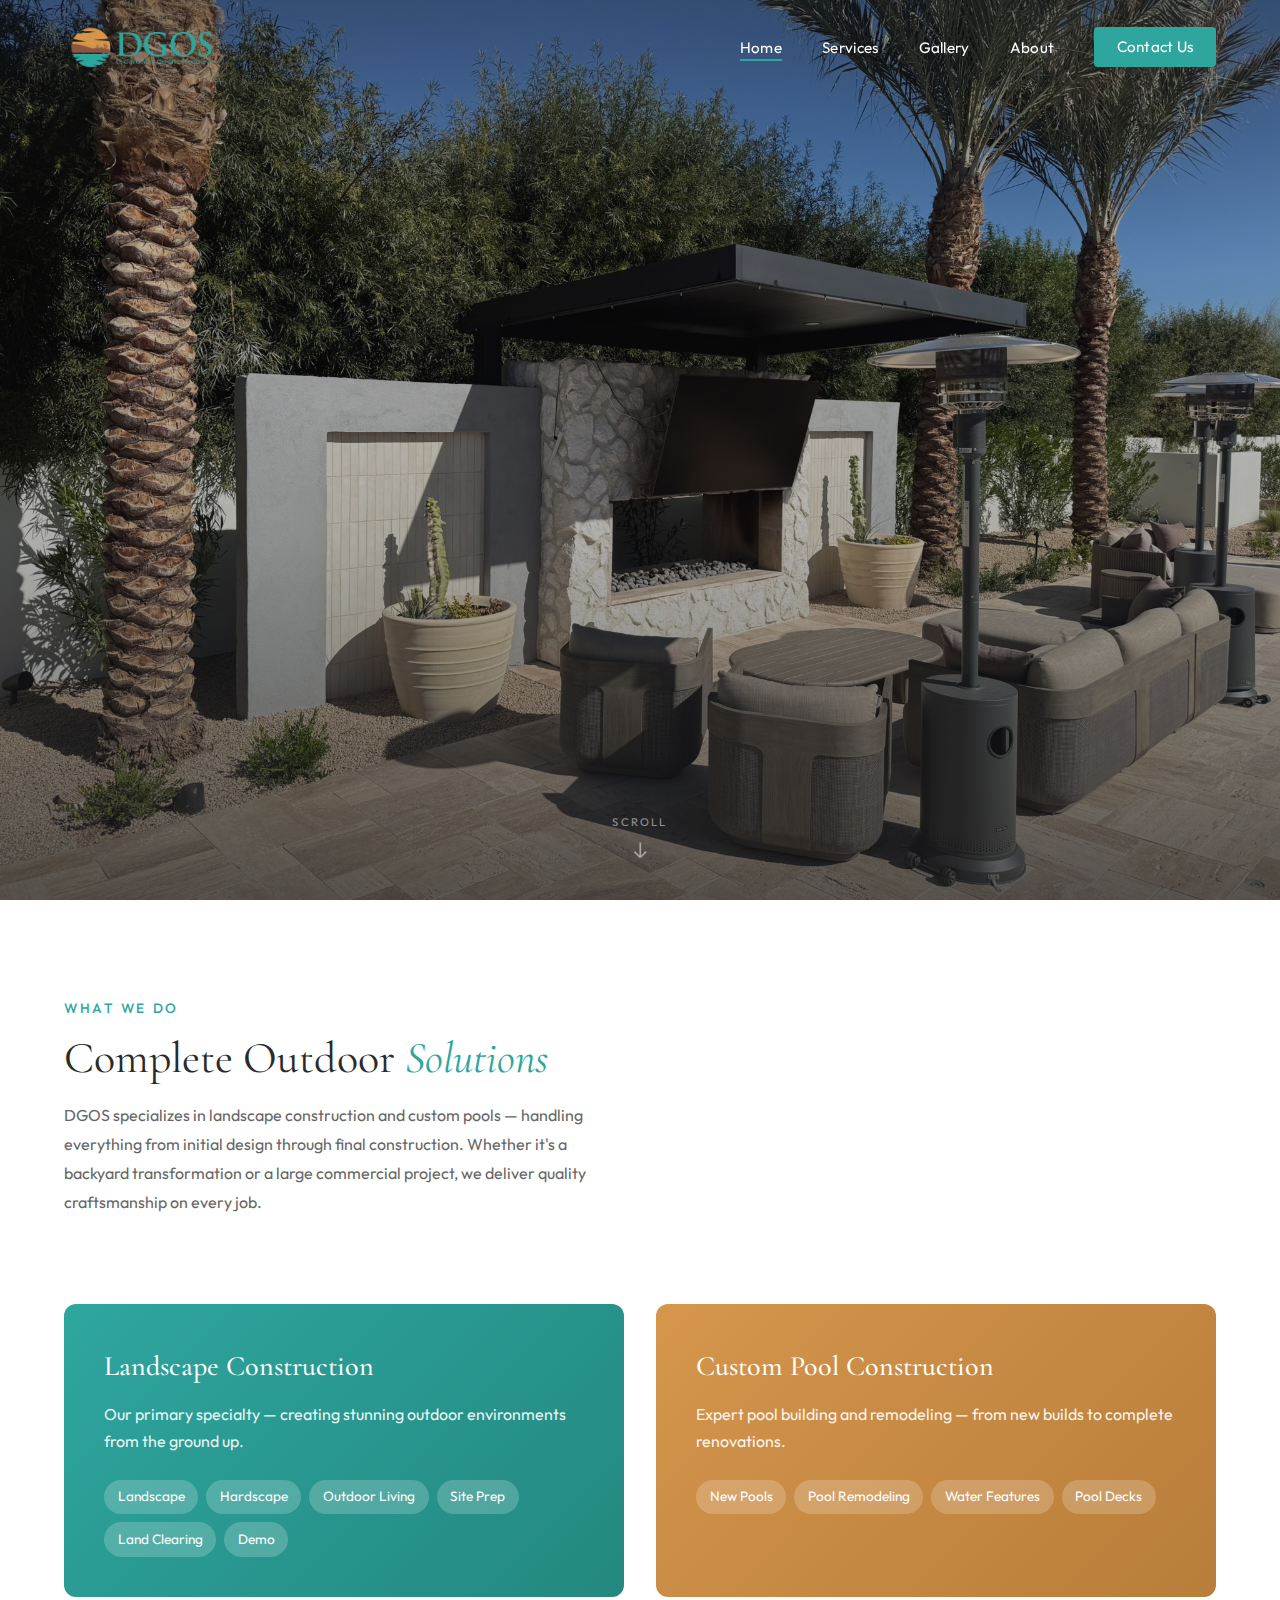
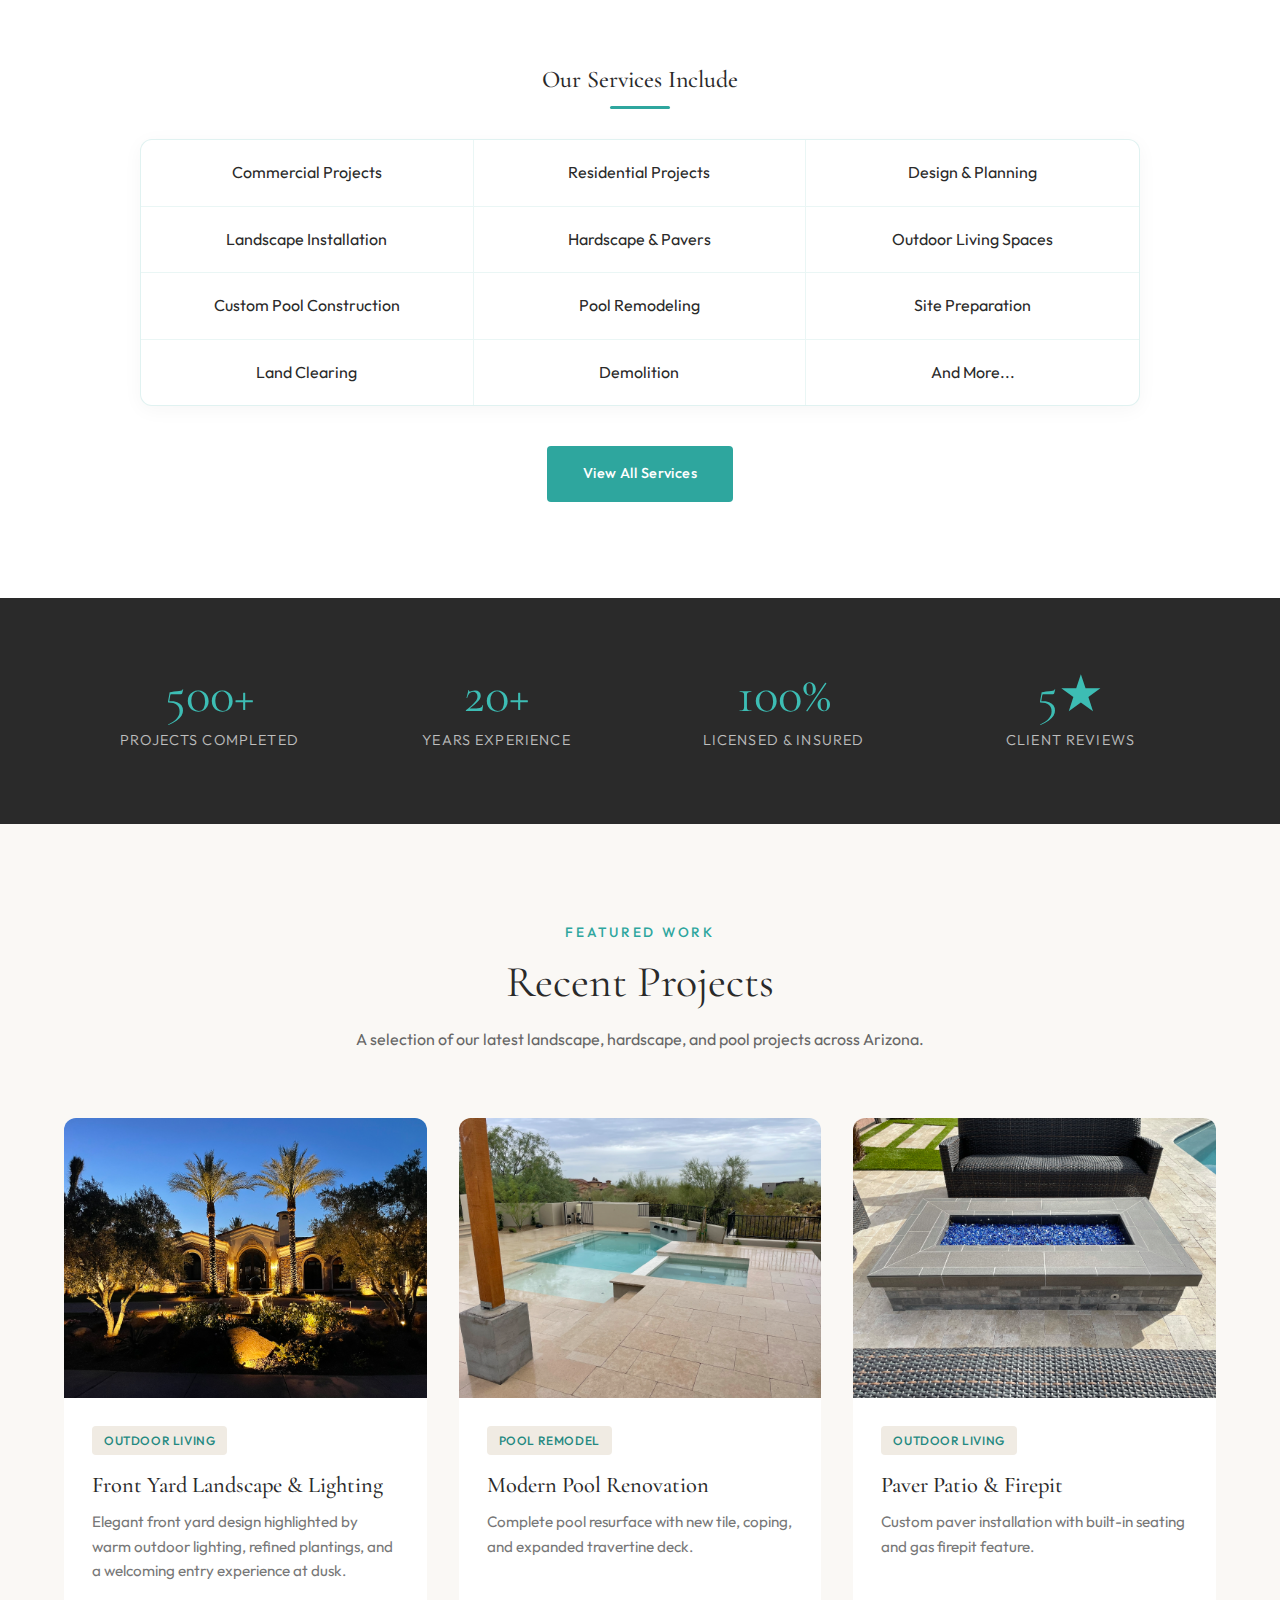
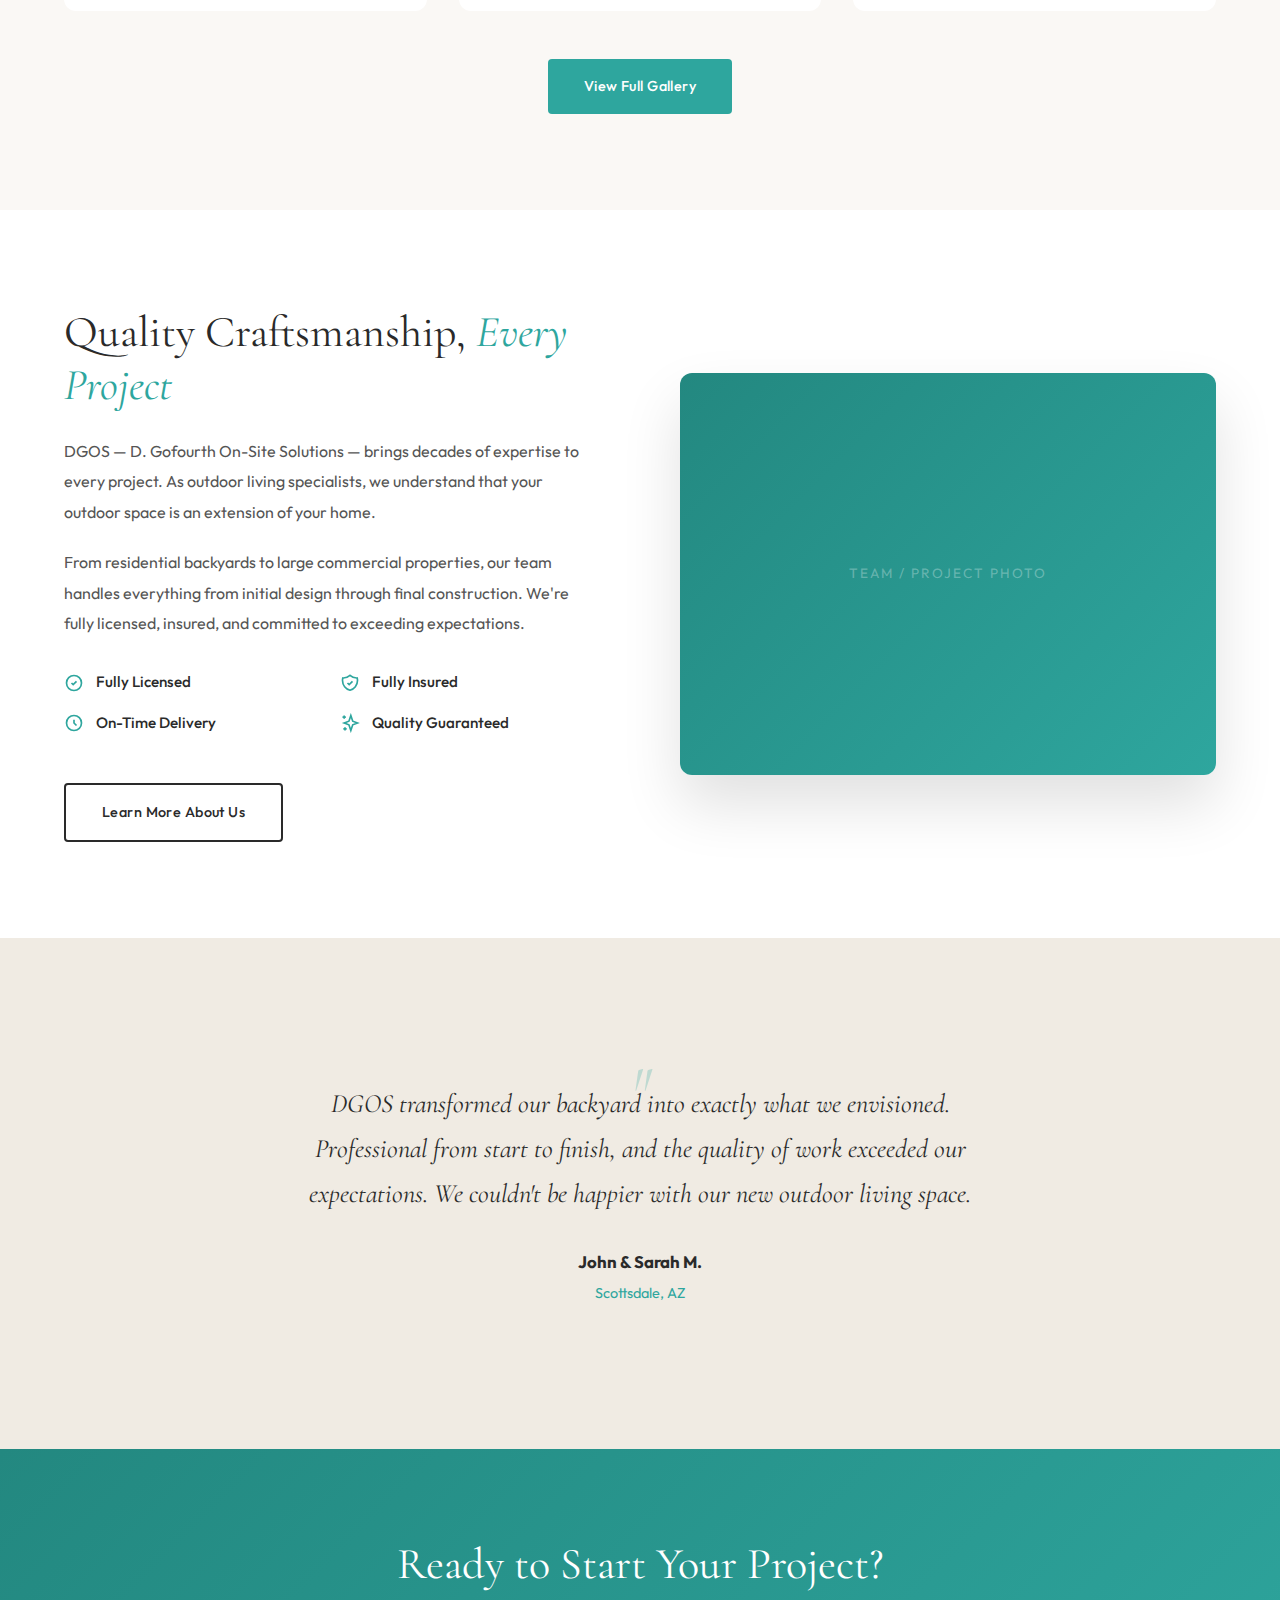
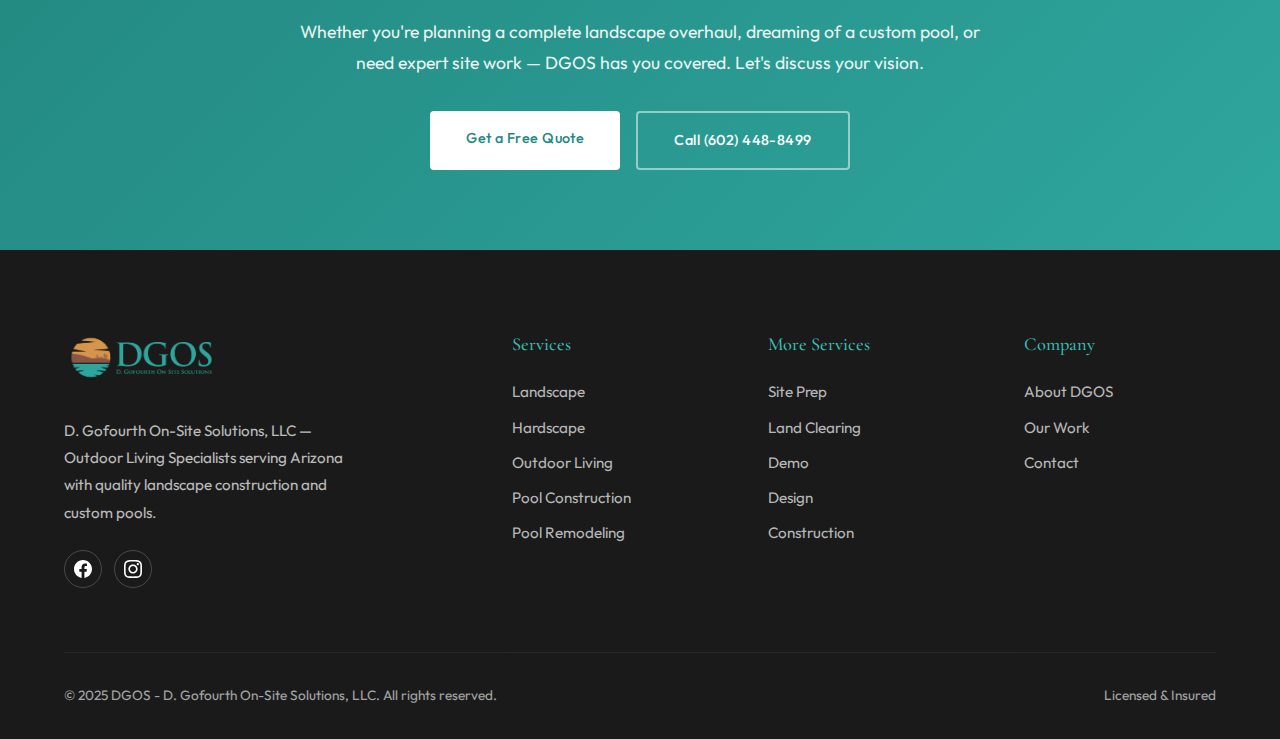
<file: index.html>
<!DOCTYPE html>
<html lang="en">
<head>
    <meta charset="UTF-8">
    <meta name="viewport" content="width=device-width, initial-scale=1.0">
    <title>DGOS | D. Gofourth On-Site Solutions | Outdoor Living Specialists</title>
    <meta name="description" content="DGOS specializes in landscape construction, custom pools, hardscaping, and outdoor living spaces. Serving Arizona with quality craftsmanship.">
    <link rel="preconnect" href="https://fonts.googleapis.com">
    <link rel="preconnect" href="https://fonts.gstatic.com" crossorigin>
    <link href="https://fonts.googleapis.com/css2?family=Cormorant+Garamond:ital,wght@0,400;0,500;0,600;1,400&family=Outfit:wght@300;400;500;600&display=swap" rel="stylesheet">
    <link rel="stylesheet" href="styles.css">
</head>
<body>
    <!-- Navigation -->
    <nav id="navbar">
        <a href="index.html" class="logo">
            <img src="./img/DarkBackground.png" alt="DGOS" id="nav-logo">
        </a>
        <ul class="nav-links">
            <li><a href="index.html" class="active">Home</a></li>
            <li><a href="services.html">Services</a></li>
            <li><a href="gallery.html">Gallery</a></li>
            <li><a href="about.html">About</a></li>
            <li><a href="contact.html" class="nav-cta">Contact Us</a></li>
        </ul>
        <div class="mobile-toggle" id="mobileToggle" onclick="toggleMobileMenu()">
            <span></span>
            <span></span>
            <span></span>
        </div>
    </nav>

    <!-- Mobile Menu -->
    <div class="mobile-menu" id="mobileMenu">
        <a href="index.html">Home</a>
        <a href="services.html">Services</a>
        <a href="gallery.html">Gallery</a>
        <a href="about.html">About</a>
        <a href="contact.html">Contact Us</a>
    </div>
    
    <!-- Mobile Menu Overlay -->
    <div class="mobile-overlay" id="mobileOverlay" onclick="toggleMobileMenu()"></div>

    <!-- Hero Section -->
    <section class="hero">
        <div class="hero-media">
            <img src="./img/project1.JPEG" alt="DGOS Outdoor Living">
        </div>
        <div class="hero-overlay"></div>
        <div class="hero-content">
            <p class="hero-tagline">Outdoor Living Specialists</p>
            <h1 class="hero-title">Transforming Spaces Into <em>Living Destinations</em></h1>
            <p class="hero-subtitle">Landscape construction, custom pools, hardscaping, and complete outdoor living solutions. Quality craftsmanship throughout Arizona.</p>
            <div class="hero-cta">
                <a href="contact.html" class="btn btn-primary">Get a Free Quote</a>
                <a href="services.html" class="btn btn-outline">Our Services</a>
            </div>
        </div>
        <div class="scroll-indicator">
            <span>Scroll</span>
            <svg width="20" height="20" viewBox="0 0 24 24" fill="none" stroke="currentColor" stroke-width="2">
                <path d="M19 14l-7 7m0 0l-7-7m7 7V3"/>
            </svg>
        </div>
    </section>

    <!-- Services Section -->
    <section class="services-section">
        <div class="container">
            <div class="services-intro">
                <div class="services-intro-content">
                    <p class="label" style="font-size: 0.85rem; font-weight: 500; letter-spacing: 0.2em; text-transform: uppercase; color: var(--color-teal); margin-bottom: 0.75rem;">What We Do</p>
                    <h2>Complete Outdoor <em>Solutions</em></h2>
                    <p>DGOS specializes in landscape construction and custom pools — handling everything from initial design through final construction. Whether it's a backyard transformation or a large commercial project, we deliver quality craftsmanship on every job.</p>
                </div>
            </div>
            
            <!-- Two Main Categories -->
            <div class="service-categories">
                <div class="service-category-card primary">
                    <h3>Landscape Construction</h3>
                    <p>Our primary specialty — creating stunning outdoor environments from the ground up.</p>
                    <div class="category-list">
                        <span>Landscape</span>
                        <span>Hardscape</span>
                        <span>Outdoor Living</span>
                        <span>Site Prep</span>
                        <span>Land Clearing</span>
                        <span>Demo</span>
                    </div>
                </div>
                <div class="service-category-card secondary">
                    <h3>Custom Pool Construction</h3>
                    <p>Expert pool building and remodeling — from new builds to complete renovations.</p>
                    <div class="category-list">
                        <span>New Pools</span>
                        <span>Pool Remodeling</span>
                        <span>Water Features</span>
                        <span>Pool Decks</span>
                    </div>
                </div>
            </div>

            <!-- Modern Services Grid -->
            <div class="services-list-section">
                <h3 class="services-heading">Our Services Include</h3>

                <div class="services-grid">
                    <div>Commercial Projects</div>
                    <div>Residential Projects</div>
                    <div>Design & Planning</div>
                    <div>Landscape Installation</div>
                    <div>Hardscape & Pavers</div>
                    <div>Outdoor Living Spaces</div>
                    <div>Custom Pool Construction</div>
                    <div>Pool Remodeling</div>
                    <div>Site Preparation</div>
                    <div>Land Clearing</div>
                    <div>Demolition</div>
                    <div>And More...</div>
                </div>
            </div>

            <div style="text-align: center; margin-top: 2.5rem;">
                <a href="services.html" class="btn btn-primary">View All Services</a>
            </div>
        </div>
    </section>

    <!-- Stats -->
    <section class="stats-section">
        <div class="stats-grid">
            <div class="stat-item">
                <div class="stat-number">500+</div>
                <div class="stat-label">Projects Completed</div>
            </div>
            <div class="stat-item">
                <div class="stat-number">20+</div>
                <div class="stat-label">Years Experience</div>
            </div>
            <div class="stat-item">
                <div class="stat-number">100%</div>
                <div class="stat-label">Licensed & Insured</div>
            </div>
            <div class="stat-item">
                <div class="stat-number">5★</div>
                <div class="stat-label">Client Reviews</div>
            </div>
        </div>
    </section>

    <!-- Featured Projects -->
    <section class="featured-section">
        <div class="container">
            <div class="section-header">
                <p class="label">Featured Work</p>
                <h2>Recent Projects</h2>
                <p>A selection of our latest landscape, hardscape, and pool projects across Arizona.</p>
            </div>
            
            <div class="featured-grid">
                <a href="gallery.html" class="featured-card">
                    <div class="featured-image">
                        <img src="./img/lighting.JPEG" alt="Front Yard Landscape & Lighting">
                    </div>
                    <div class="featured-content">
                        <span class="featured-tag">Outdoor Living</span>
                        <h3>Front Yard Landscape & Lighting</h3>
                        <p>Elegant front yard design highlighted by warm outdoor lighting, refined plantings, and a welcoming entry experience at dusk.</p>
                    </div>
                </a>
                
                <a href="gallery.html" class="featured-card">
                    <div class="featured-image">
                        <img src="./img/modernpool.JPEG" alt="Modern Pool Renovation">
                    </div>
                    <div class="featured-content">
                        <span class="featured-tag">Pool Remodel</span>
                        <h3>Modern Pool Renovation</h3>
                        <p>Complete pool resurface with new tile, coping, and expanded travertine deck.</p>
                    </div>
                </a>
                
                <a href="gallery.html" class="featured-card">
                    <div class="featured-image">
                        <img src="./img/firepit.JPEG" alt="Paver Patio & Firepit">
                    </div>
                    <div class="featured-content">
                        <span class="featured-tag">Outdoor Living</span>
                        <h3>Paver Patio & Firepit</h3>
                        <p>Custom paver installation with built-in seating and gas firepit feature.</p>
                    </div>
                </a>
            </div>
            
            <div style="text-align: center; margin-top: 3rem;">
                <a href="gallery.html" class="btn btn-primary">View Full Gallery</a>
            </div>
        </div>
    </section>

    <!-- About Snippet -->
    <section class="about-section">
        <div class="container">
            <div class="about-grid">
                <div class="about-content">
                    <h2>Quality Craftsmanship, <em>Every Project</em></h2>
                    <p>DGOS — D. Gofourth On-Site Solutions — brings decades of expertise to every project. As outdoor living specialists, we understand that your outdoor space is an extension of your home.</p>
                    <p>From residential backyards to large commercial properties, our team handles everything from initial design through final construction. We're fully licensed, insured, and committed to exceeding expectations.</p>
                    
                    <div class="about-features">
                        <div class="about-feature">
                            <svg viewBox="0 0 24 24" fill="none" stroke="currentColor" stroke-width="2">
                                <path d="M9 12l2 2 4-4m6 2a9 9 0 11-18 0 9 9 0 0118 0z"/>
                            </svg>
                            <span>Fully Licensed</span>
                        </div>
                        <div class="about-feature">
                            <svg viewBox="0 0 24 24" fill="none" stroke="currentColor" stroke-width="2">
                                <path d="M9 12l2 2 4-4m5.618-4.016A11.955 11.955 0 0112 2.944a11.955 11.955 0 01-8.618 3.04A12.02 12.02 0 003 9c0 5.591 3.824 10.29 9 11.622 5.176-1.332 9-6.03 9-11.622 0-1.042-.133-2.052-.382-3.016z"/>
                            </svg>
                            <span>Fully Insured</span>
                        </div>
                        <div class="about-feature">
                            <svg viewBox="0 0 24 24" fill="none" stroke="currentColor" stroke-width="2">
                                <path d="M12 8v4l3 3m6-3a9 9 0 11-18 0 9 9 0 0118 0z"/>
                            </svg>
                            <span>On-Time Delivery</span>
                        </div>
                        <div class="about-feature">
                            <svg viewBox="0 0 24 24" fill="none" stroke="currentColor" stroke-width="2">
                                <path d="M5 3v4M3 5h4M6 17v4m-2-2h4m5-16l2.286 6.857L21 12l-5.714 2.143L13 21l-2.286-6.857L5 12l5.714-2.143L13 3z"/>
                            </svg>
                            <span>Quality Guaranteed</span>
                        </div>
                    </div>
                    
                    <a href="about.html" class="btn btn-outline-dark" style="margin-top: 1rem;">Learn More About Us</a>
                </div>
                
                <div class="about-image">
                    <!-- Replace with: <img src="./img/about.jpg" alt="DGOS Team"> -->
                    <div class="about-image-placeholder">
                        <span>Team / Project Photo</span>
                    </div>
                </div>
            </div>
        </div>
    </section>

    <!-- Testimonial -->
    <section class="testimonial-section">
        <div class="container">
            <div class="testimonial-card">
                <p class="testimonial-quote">DGOS transformed our backyard into exactly what we envisioned. Professional from start to finish, and the quality of work exceeded our expectations. We couldn't be happier with our new outdoor living space.</p>
                <div class="testimonial-author">
                    <strong>John & Sarah M.</strong>
                    <span>Scottsdale, AZ</span>
                </div>
            </div>
        </div>
    </section>

    <!-- CTA -->
    <section class="cta-section">
        <div class="cta-content">
            <h2>Ready to Start Your Project?</h2>
            <p>Whether you're planning a complete landscape overhaul, dreaming of a custom pool, or need expert site work — DGOS has you covered. Let's discuss your vision.</p>
            <div class="cta-buttons">
                <a href="contact.html" class="btn btn-white">Get a Free Quote</a>
                <a href="tel:602-448-8499" class="btn btn-outline" style="border-color: rgba(255,255,255,0.5);">Call (602) 448-8499</a>
            </div>
        </div>
    </section>

    <!-- Footer -->
    <footer>
        <div class="footer-content">
            <div class="footer-brand">
                <a href="index.html" class="logo">
                    <img src="./img/DarkBackground.png" alt="DGOS">
                </a>
                <p>D. Gofourth On-Site Solutions, LLC — Outdoor Living Specialists serving Arizona with quality landscape construction and custom pools.</p>
                <div class="social-links">
                    <a href="#" aria-label="Facebook">
                        <svg width="18" height="18" viewBox="0 0 24 24" fill="currentColor">
                            <path d="M24 12.073c0-6.627-5.373-12-12-12s-12 5.373-12 12c0 5.99 4.388 10.954 10.125 11.854v-8.385H7.078v-3.47h3.047V9.43c0-3.007 1.792-4.669 4.533-4.669 1.312 0 2.686.235 2.686.235v2.953H15.83c-1.491 0-1.956.925-1.956 1.874v2.25h3.328l-.532 3.47h-2.796v8.385C19.612 23.027 24 18.062 24 12.073z"/>
                        </svg>
                    </a>
                    <a href="#" aria-label="Instagram">
                        <svg width="18" height="18" viewBox="0 0 24 24" fill="currentColor">
                            <path d="M12 2.163c3.204 0 3.584.012 4.85.07 3.252.148 4.771 1.691 4.919 4.919.058 1.265.069 1.645.069 4.849 0 3.205-.012 3.584-.069 4.849-.149 3.225-1.664 4.771-4.919 4.919-1.266.058-1.644.07-4.85.07-3.204 0-3.584-.012-4.849-.07-3.26-.149-4.771-1.699-4.919-4.92-.058-1.265-.07-1.644-.07-4.849 0-3.204.013-3.583.07-4.849.149-3.227 1.664-4.771 4.919-4.919 1.266-.057 1.645-.069 4.849-.069zm0-2.163c-3.259 0-3.667.014-4.947.072-4.358.2-6.78 2.618-6.98 6.98-.059 1.281-.073 1.689-.073 4.948 0 3.259.014 3.668.072 4.948.2 4.358 2.618 6.78 6.98 6.98 1.281.058 1.689.072 4.948.072 3.259 0 3.668-.014 4.948-.072 4.354-.2 6.782-2.618 6.979-6.98.059-1.28.073-1.689.073-4.948 0-3.259-.014-3.667-.072-4.947-.196-4.354-2.617-6.78-6.979-6.98-1.281-.059-1.69-.073-4.949-.073zm0 5.838c-3.403 0-6.162 2.759-6.162 6.162s2.759 6.163 6.162 6.163 6.162-2.759 6.162-6.163c0-3.403-2.759-6.162-6.162-6.162zm0 10.162c-2.209 0-4-1.79-4-4 0-2.209 1.791-4 4-4s4 1.791 4 4c0 2.21-1.791 4-4 4zm6.406-11.845c-.796 0-1.441.645-1.441 1.44s.645 1.44 1.441 1.44c.795 0 1.439-.645 1.439-1.44s-.644-1.44-1.439-1.44z"/>
                        </svg>
                    </a>
                </div>
            </div>
            
            <div class="footer-column">
                <h4>Services</h4>
                <ul>
                    <li><a href="services.html#landscape">Landscape</a></li>
                    <li><a href="services.html#hardscape">Hardscape</a></li>
                    <li><a href="services.html#outdoor-living">Outdoor Living</a></li>
                    <li><a href="services.html#pool">Pool Construction</a></li>
                    <li><a href="services.html#pool-remodeling">Pool Remodeling</a></li>
                </ul>
            </div>
            
            <div class="footer-column">
                <h4>More Services</h4>
                <ul>
                    <li><a href="services.html#site-prep">Site Prep</a></li>
                    <li><a href="services.html#land-clearing">Land Clearing</a></li>
                    <li><a href="services.html#demo">Demo</a></li>
                    <li><a href="services.html#design">Design</a></li>
                    <li><a href="services.html#construction">Construction</a></li>
                </ul>
            </div>
            
            <div class="footer-column">
                <h4>Company</h4>
                <ul>
                    <li><a href="about.html">About DGOS</a></li>
                    <li><a href="gallery.html">Our Work</a></li>
                    <li><a href="contact.html">Contact</a></li>
                </ul>
            </div>
        </div>
        
        <div class="footer-bottom">
            <span>© 2025 DGOS - D. Gofourth On-Site Solutions, LLC. All rights reserved.</span>
            <span>Licensed & Insured</span>
        </div>
    </footer>

    <script>
        // Navbar scroll effect
        const navbar = document.getElementById('navbar');
        const navLogo = document.getElementById('nav-logo');
        
        window.addEventListener('scroll', () => {
            if (window.scrollY > 100) {
                navbar.classList.add('scrolled');
                navLogo.src = './img/DarkBackground.png';
            } else {
                navbar.classList.remove('scrolled');
                navLogo.src = './img/DarkBackground.png';
            }
        });

        // Mobile menu toggle
        function toggleMobileMenu() {
            const menu = document.getElementById('mobileMenu');
            const toggle = document.getElementById('mobileToggle');
            const overlay = document.getElementById('mobileOverlay');
            
            menu.classList.toggle('active');
            toggle.classList.toggle('active');
            overlay.classList.toggle('active');
            
            // Prevent body scroll when menu is open
            document.body.style.overflow = menu.classList.contains('active') ? 'hidden' : '';
        }
        
        // Close menu when clicking a link
        document.querySelectorAll('.mobile-menu a').forEach(link => {
            link.addEventListener('click', () => {
                toggleMobileMenu();
            });
        });

        // Smooth scroll
        document.querySelectorAll('a[href^="#"]').forEach(anchor => {
            anchor.addEventListener('click', function (e) {
                e.preventDefault();
                const target = document.querySelector(this.getAttribute('href'));
                if (target) {
                    target.scrollIntoView({ behavior: 'smooth', block: 'start' });
                }
            });
        });
    </script>
</body>
</html>
</file>
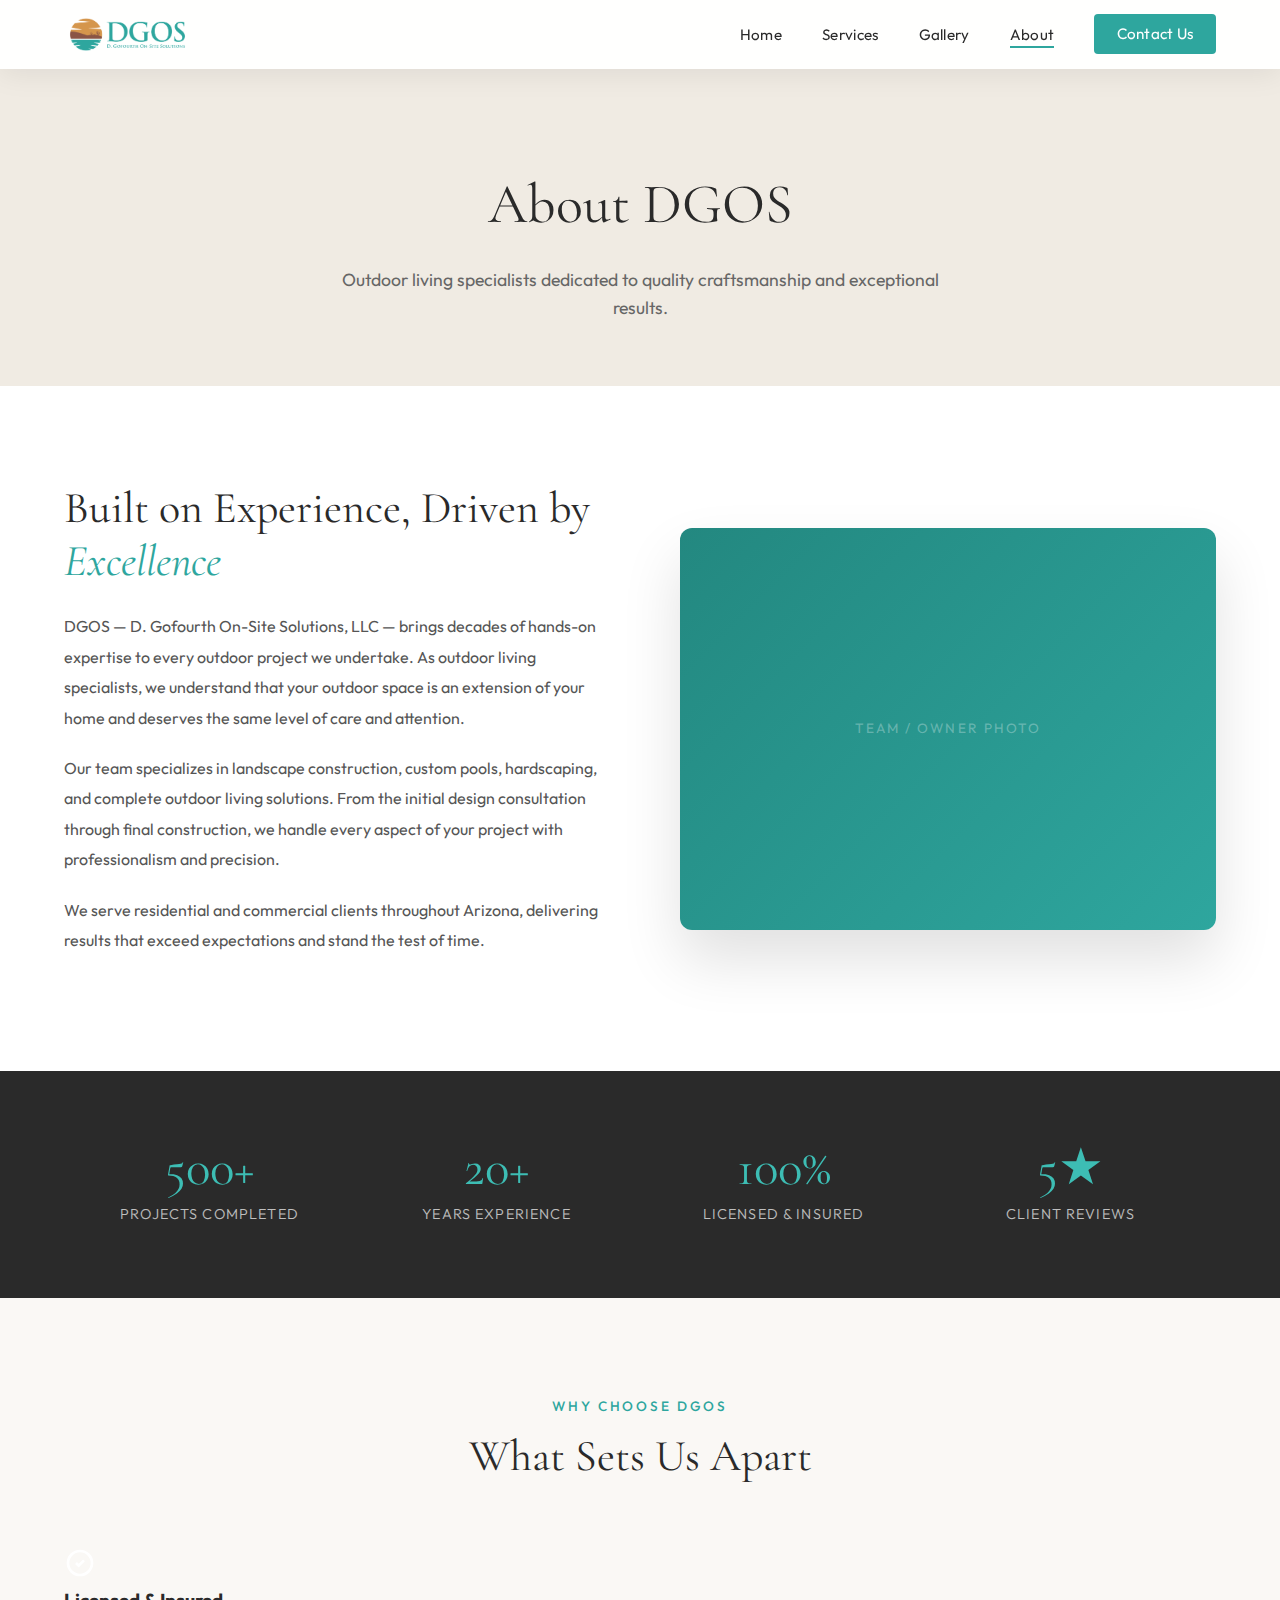
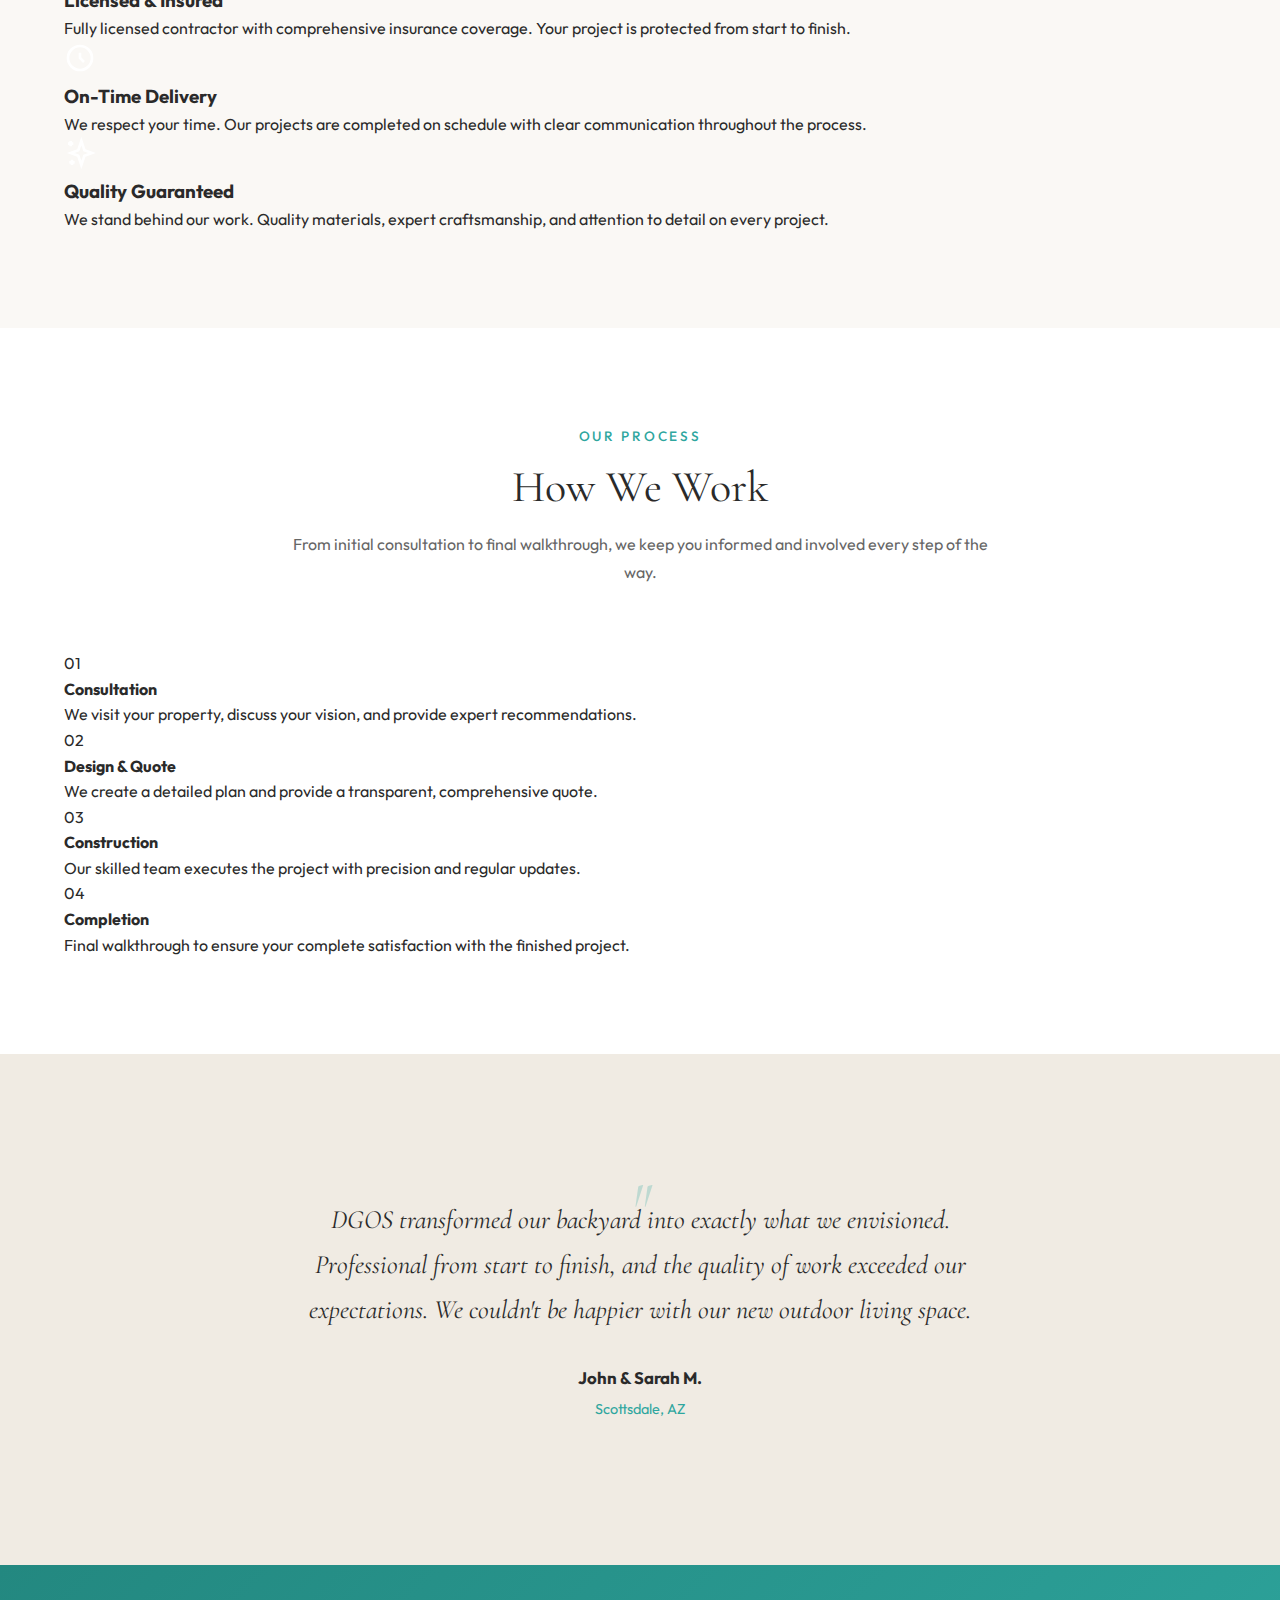
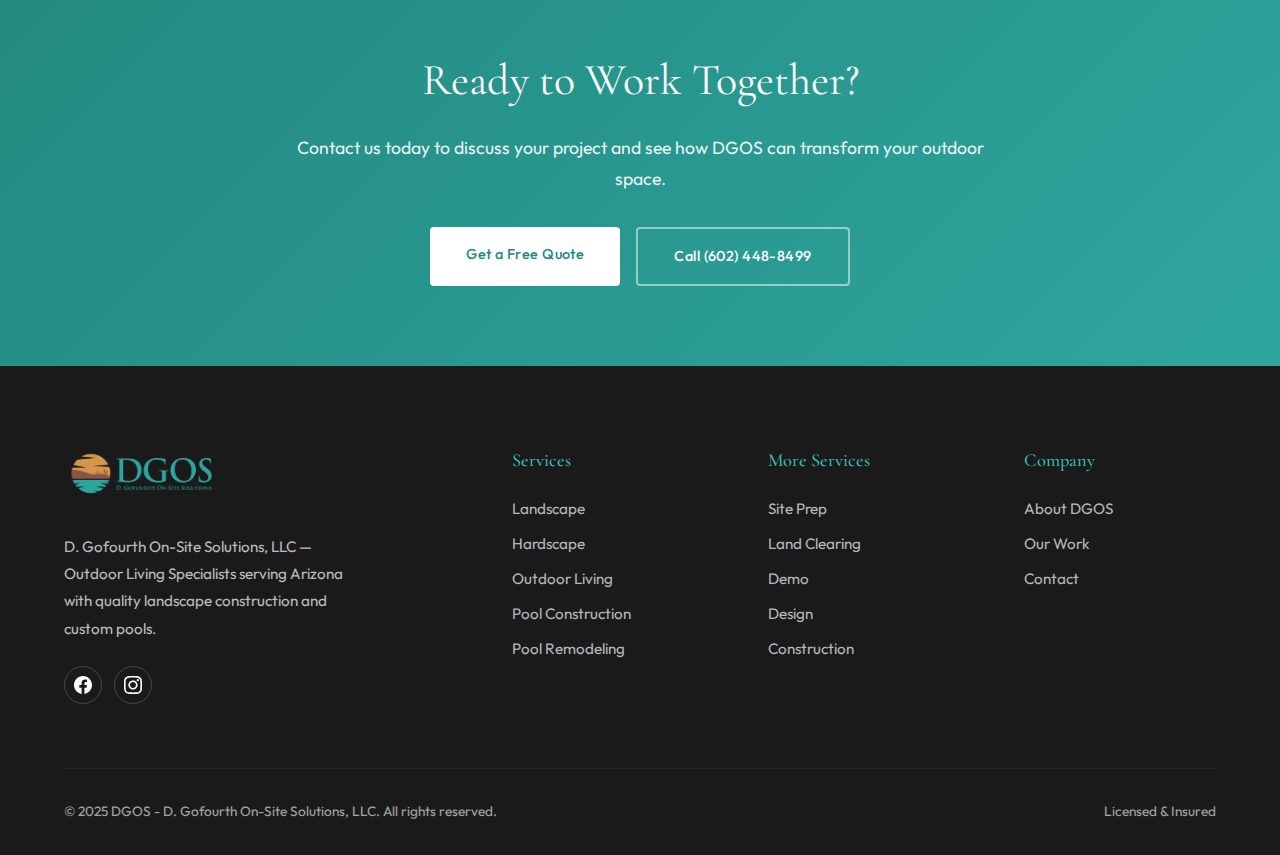
<file: about.html>
<!DOCTYPE html>
<html lang="en">
<head>
    <meta charset="UTF-8">
    <meta name="viewport" content="width=device-width, initial-scale=1.0">
    <title>About | DGOS - D. Gofourth On-Site Solutions</title>
    <meta name="description" content="Learn about DGOS - D. Gofourth On-Site Solutions. Outdoor living specialists serving Arizona with quality landscape construction and custom pools.">
    <link rel="preconnect" href="https://fonts.googleapis.com">
    <link rel="preconnect" href="https://fonts.gstatic.com" crossorigin>
    <link href="https://fonts.googleapis.com/css2?family=Cormorant+Garamond:ital,wght@0,400;0,500;0,600;1,400&family=Outfit:wght@300;400;500;600&display=swap" rel="stylesheet">
    <link rel="stylesheet" href="styles.css">
</head>
<body>
    <!-- Navigation -->
    <nav id="navbar" class="light scrolled">
        <a href="index.html" class="logo">
            <img src="./img/DarkBackground.png" alt="DGOS" id="nav-logo">
        </a>
        <ul class="nav-links">
            <li><a href="index.html">Home</a></li>
            <li><a href="services.html">Services</a></li>
            <li><a href="gallery.html">Gallery</a></li>
            <li><a href="about.html" class="active">About</a></li>
            <li><a href="contact.html" class="nav-cta">Contact Us</a></li>
        </ul>
        <div class="mobile-toggle" id="mobileToggle" onclick="toggleMobileMenu()">
            <span></span>
            <span></span>
            <span></span>
        </div>
    </nav>

    <!-- Mobile Menu -->
    <div class="mobile-menu" id="mobileMenu">
        <a href="index.html">Home</a>
        <a href="services.html">Services</a>
        <a href="gallery.html">Gallery</a>
        <a href="about.html">About</a>
        <a href="contact.html">Contact Us</a>
    </div>
    
    <!-- Mobile Menu Overlay -->
    <div class="mobile-overlay" id="mobileOverlay" onclick="toggleMobileMenu()"></div>

    <!-- Page Header -->
    <header class="page-header">
        <h1>About DGOS</h1>
        <p>Outdoor living specialists dedicated to quality craftsmanship and exceptional results.</p>
    </header>

    <!-- About Section -->
    <section class="about-section">
        <div class="container">
            <div class="about-grid">
                <div class="about-content">
                    <h2>Built on Experience, Driven by <em>Excellence</em></h2>
                    <p>DGOS — D. Gofourth On-Site Solutions, LLC — brings decades of hands-on expertise to every outdoor project we undertake. As outdoor living specialists, we understand that your outdoor space is an extension of your home and deserves the same level of care and attention.</p>
                    <p>Our team specializes in landscape construction, custom pools, hardscaping, and complete outdoor living solutions. From the initial design consultation through final construction, we handle every aspect of your project with professionalism and precision.</p>
                    <p>We serve residential and commercial clients throughout Arizona, delivering results that exceed expectations and stand the test of time.</p>
                </div>
                
                <div class="about-image">
                    <!-- Replace with: <img src="./img/about-team.jpg" alt="DGOS Team"> -->
                    <div class="about-image-placeholder">
                        <span>Team / Owner Photo</span>
                    </div>
                </div>
            </div>
        </div>
    </section>

    <!-- Stats -->
    <section class="stats-section">
        <div class="stats-grid">
            <div class="stat-item">
                <div class="stat-number">500+</div>
                <div class="stat-label">Projects Completed</div>
            </div>
            <div class="stat-item">
                <div class="stat-number">20+</div>
                <div class="stat-label">Years Experience</div>
            </div>
            <div class="stat-item">
                <div class="stat-number">100%</div>
                <div class="stat-label">Licensed & Insured</div>
            </div>
            <div class="stat-item">
                <div class="stat-number">5★</div>
                <div class="stat-label">Client Reviews</div>
            </div>
        </div>
    </section>

    <!-- Why Choose Us -->
    <section style="padding: 6rem 5%; background: var(--color-cream);">
        <div class="container">
            <div class="section-header">
                <p class="label">Why Choose DGOS</p>
                <h2>What Sets Us Apart</h2>
            </div>
            
            <div class="why-choose-grid">
                <div class="why-choose-card">
                    <div class="why-choose-icon">
                        <svg width="32" height="32" viewBox="0 0 24 24" fill="none" stroke="white" stroke-width="2">
                            <path d="M9 12l2 2 4-4m6 2a9 9 0 11-18 0 9 9 0 0118 0z"/>
                        </svg>
                    </div>
                    <h3>Licensed & Insured</h3>
                    <p>Fully licensed contractor with comprehensive insurance coverage. Your project is protected from start to finish.</p>
                </div>
                
                <div class="why-choose-card">
                    <div class="why-choose-icon">
                        <svg width="32" height="32" viewBox="0 0 24 24" fill="none" stroke="white" stroke-width="2">
                            <path d="M12 8v4l3 3m6-3a9 9 0 11-18 0 9 9 0 0118 0z"/>
                        </svg>
                    </div>
                    <h3>On-Time Delivery</h3>
                    <p>We respect your time. Our projects are completed on schedule with clear communication throughout the process.</p>
                </div>
                
                <div class="why-choose-card">
                    <div class="why-choose-icon">
                        <svg width="32" height="32" viewBox="0 0 24 24" fill="none" stroke="white" stroke-width="2">
                            <path d="M5 3v4M3 5h4M6 17v4m-2-2h4m5-16l2.286 6.857L21 12l-5.714 2.143L13 21l-2.286-6.857L5 12l5.714-2.143L13 3z"/>
                        </svg>
                    </div>
                    <h3>Quality Guaranteed</h3>
                    <p>We stand behind our work. Quality materials, expert craftsmanship, and attention to detail on every project.</p>
                </div>
            </div>
        </div>
    </section>

    <!-- Our Process -->
    <section style="padding: 6rem 5%; background: var(--color-white);">
        <div class="container">
            <div class="section-header">
                <p class="label">Our Process</p>
                <h2>How We Work</h2>
                <p>From initial consultation to final walkthrough, we keep you informed and involved every step of the way.</p>
            </div>
            
            <div class="process-grid">
                <div class="process-step">
                    <div class="process-number">01</div>
                    <h4>Consultation</h4>
                    <p>We visit your property, discuss your vision, and provide expert recommendations.</p>
                </div>
                
                <div class="process-step">
                    <div class="process-number">02</div>
                    <h4>Design & Quote</h4>
                    <p>We create a detailed plan and provide a transparent, comprehensive quote.</p>
                </div>
                
                <div class="process-step">
                    <div class="process-number">03</div>
                    <h4>Construction</h4>
                    <p>Our skilled team executes the project with precision and regular updates.</p>
                </div>
                
                <div class="process-step">
                    <div class="process-number">04</div>
                    <h4>Completion</h4>
                    <p>Final walkthrough to ensure your complete satisfaction with the finished project.</p>
                </div>
            </div>
        </div>
    </section>

    <!-- Testimonial -->
    <section class="testimonial-section">
        <div class="container">
            <div class="testimonial-card">
                <p class="testimonial-quote">DGOS transformed our backyard into exactly what we envisioned. Professional from start to finish, and the quality of work exceeded our expectations. We couldn't be happier with our new outdoor living space.</p>
                <div class="testimonial-author">
                    <strong>John & Sarah M.</strong>
                    <span>Scottsdale, AZ</span>
                </div>
            </div>
        </div>
    </section>

    <!-- CTA -->
    <section class="cta-section">
        <div class="cta-content">
            <h2>Ready to Work Together?</h2>
            <p>Contact us today to discuss your project and see how DGOS can transform your outdoor space.</p>
            <div class="cta-buttons">
                <a href="contact.html" class="btn btn-white">Get a Free Quote</a>
                <a href="tel:602-448-8499" class="btn btn-outline" style="border-color: rgba(255,255,255,0.5);">Call (602) 448-8499</a>
            </div>
        </div>
    </section>

    <!-- Footer -->
    <footer>
        <div class="footer-content">
            <div class="footer-brand">
                <a href="index.html" class="logo">
                    <img src="./img/DarkBackground.png" alt="DGOS">
                </a>
                <p>D. Gofourth On-Site Solutions, LLC — Outdoor Living Specialists serving Arizona with quality landscape construction and custom pools.</p>
                <div class="social-links">
                    <a href="#" aria-label="Facebook">
                        <svg width="18" height="18" viewBox="0 0 24 24" fill="currentColor">
                            <path d="M24 12.073c0-6.627-5.373-12-12-12s-12 5.373-12 12c0 5.99 4.388 10.954 10.125 11.854v-8.385H7.078v-3.47h3.047V9.43c0-3.007 1.792-4.669 4.533-4.669 1.312 0 2.686.235 2.686.235v2.953H15.83c-1.491 0-1.956.925-1.956 1.874v2.25h3.328l-.532 3.47h-2.796v8.385C19.612 23.027 24 18.062 24 12.073z"/>
                        </svg>
                    </a>
                    <a href="#" aria-label="Instagram">
                        <svg width="18" height="18" viewBox="0 0 24 24" fill="currentColor">
                            <path d="M12 2.163c3.204 0 3.584.012 4.85.07 3.252.148 4.771 1.691 4.919 4.919.058 1.265.069 1.645.069 4.849 0 3.205-.012 3.584-.069 4.849-.149 3.225-1.664 4.771-4.919 4.919-1.266.058-1.644.07-4.85.07-3.204 0-3.584-.012-4.849-.07-3.26-.149-4.771-1.699-4.919-4.92-.058-1.265-.07-1.644-.07-4.849 0-3.204.013-3.583.07-4.849.149-3.227 1.664-4.771 4.919-4.919 1.266-.057 1.645-.069 4.849-.069zm0-2.163c-3.259 0-3.667.014-4.947.072-4.358.2-6.78 2.618-6.98 6.98-.059 1.281-.073 1.689-.073 4.948 0 3.259.014 3.668.072 4.948.2 4.358 2.618 6.78 6.98 6.98 1.281.058 1.689.072 4.948.072 3.259 0 3.668-.014 4.948-.072 4.354-.2 6.782-2.618 6.979-6.98.059-1.28.073-1.689.073-4.948 0-3.259-.014-3.667-.072-4.947-.196-4.354-2.617-6.78-6.979-6.98-1.281-.059-1.69-.073-4.949-.073zm0 5.838c-3.403 0-6.162 2.759-6.162 6.162s2.759 6.163 6.162 6.163 6.162-2.759 6.162-6.163c0-3.403-2.759-6.162-6.162-6.162zm0 10.162c-2.209 0-4-1.79-4-4 0-2.209 1.791-4 4-4s4 1.791 4 4c0 2.21-1.791 4-4 4zm6.406-11.845c-.796 0-1.441.645-1.441 1.44s.645 1.44 1.441 1.44c.795 0 1.439-.645 1.439-1.44s-.644-1.44-1.439-1.44z"/>
                        </svg>
                    </a>
                </div>
            </div>
            
            <div class="footer-column">
                <h4>Services</h4>
                <ul>
                    <li><a href="services.html#landscape">Landscape</a></li>
                    <li><a href="services.html#hardscape">Hardscape</a></li>
                    <li><a href="services.html#outdoor-living">Outdoor Living</a></li>
                    <li><a href="services.html#pool">Pool Construction</a></li>
                    <li><a href="services.html#pool-remodeling">Pool Remodeling</a></li>
                </ul>
            </div>
            
            <div class="footer-column">
                <h4>More Services</h4>
                <ul>
                    <li><a href="services.html#site-prep">Site Prep</a></li>
                    <li><a href="services.html#land-clearing">Land Clearing</a></li>
                    <li><a href="services.html#demo">Demo</a></li>
                    <li><a href="services.html#design">Design</a></li>
                    <li><a href="services.html#construction">Construction</a></li>
                </ul>
            </div>
            
            <div class="footer-column">
                <h4>Company</h4>
                <ul>
                    <li><a href="about.html">About DGOS</a></li>
                    <li><a href="gallery.html">Our Work</a></li>
                    <li><a href="contact.html">Contact</a></li>
                </ul>
            </div>
        </div>
        
        <div class="footer-bottom">
            <span>© 2025 DGOS - D. Gofourth On-Site Solutions, LLC. All rights reserved.</span>
            <span>Licensed & Insured</span>
        </div>
    </footer>

    <script>
        // Mobile menu toggle
        function toggleMobileMenu() {
            const menu = document.getElementById('mobileMenu');
            const toggle = document.getElementById('mobileToggle');
            const overlay = document.getElementById('mobileOverlay');
            
            menu.classList.toggle('active');
            toggle.classList.toggle('active');
            overlay.classList.toggle('active');
            
            document.body.style.overflow = menu.classList.contains('active') ? 'hidden' : '';
        }
        
        document.querySelectorAll('.mobile-menu a').forEach(link => {
            link.addEventListener('click', () => {
                toggleMobileMenu();
            });
        });
    </script>
</body>
</html>
</file>
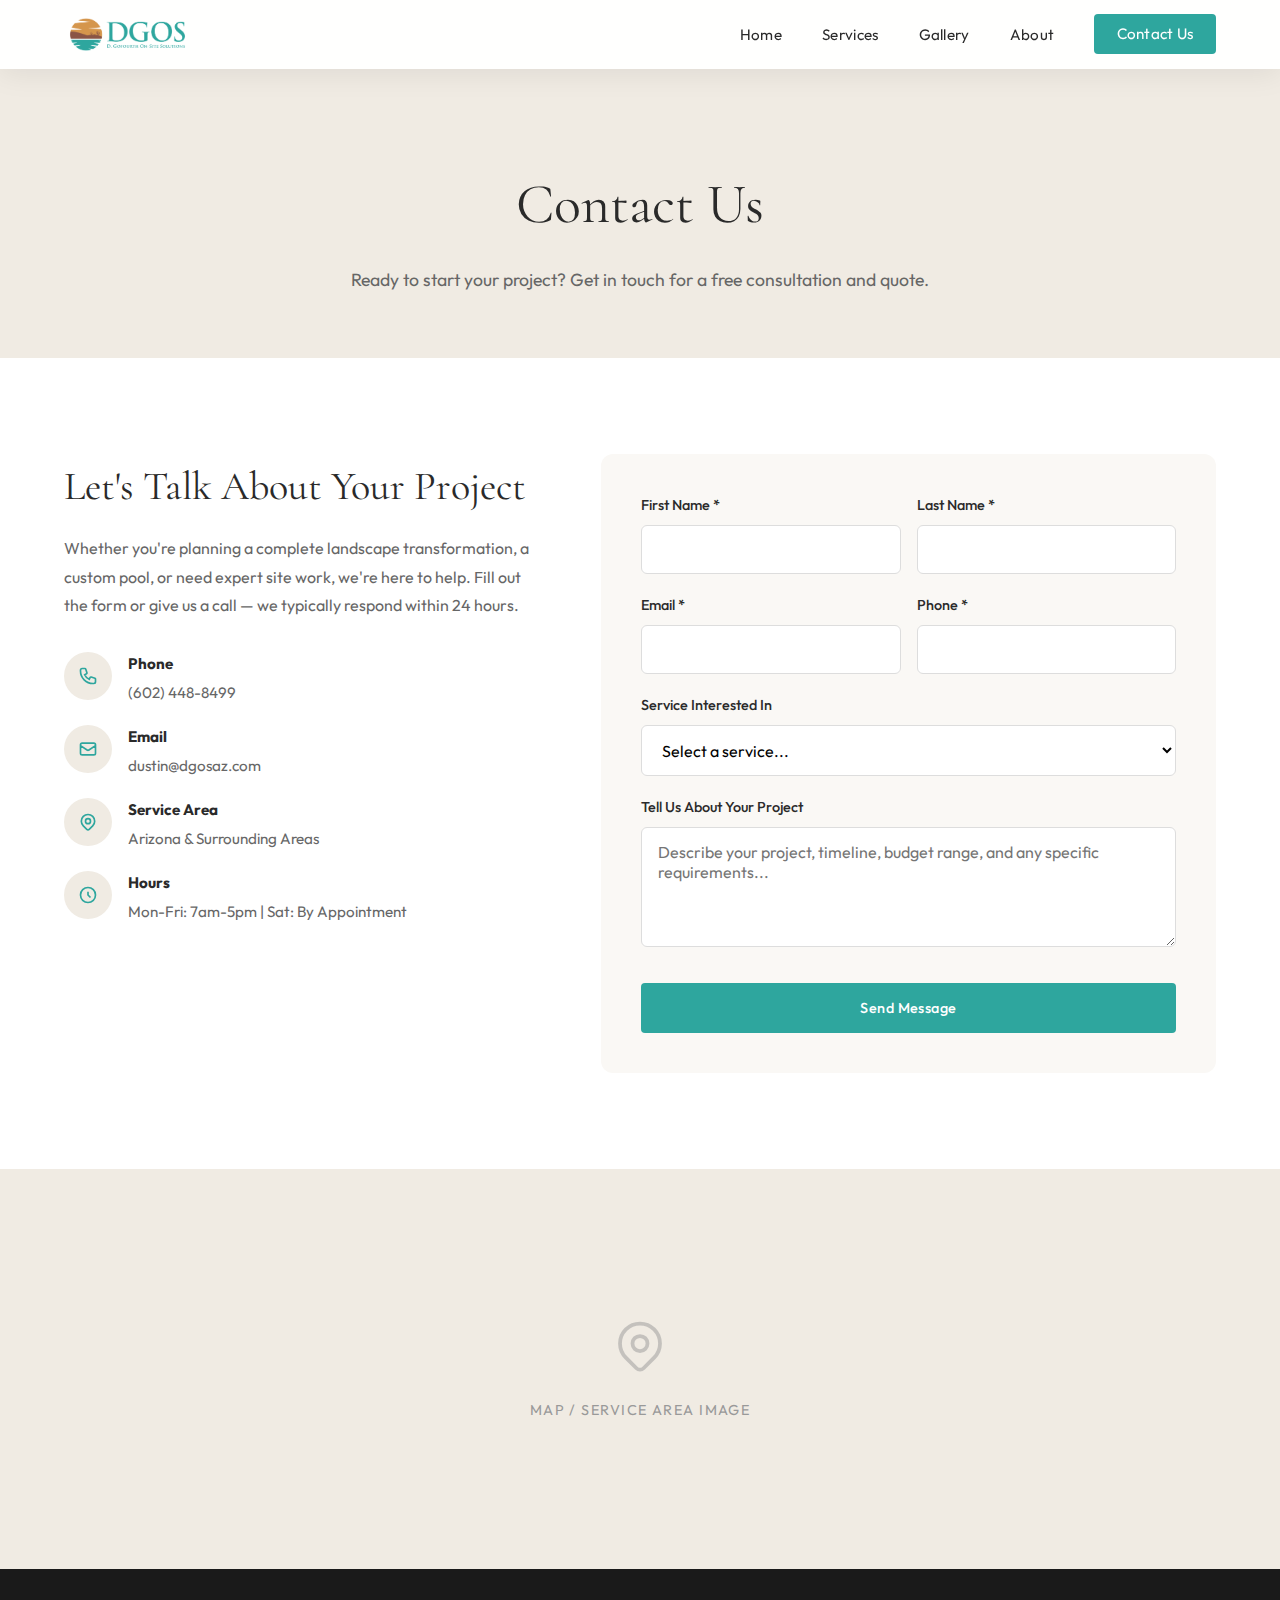
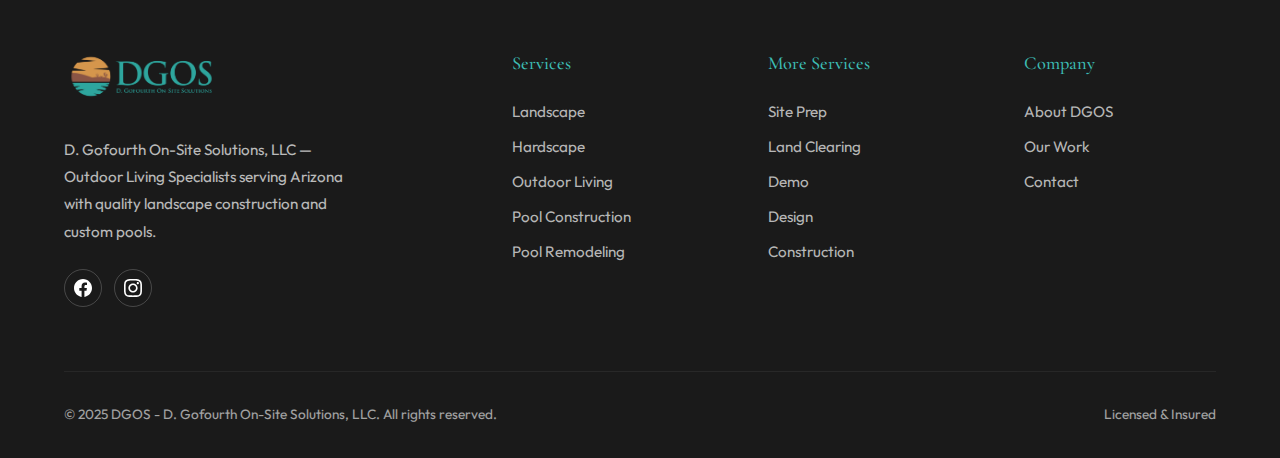
<file: contact.html>
<!DOCTYPE html>
<html lang="en">
<head>
    <meta charset="UTF-8">
    <meta name="viewport" content="width=device-width, initial-scale=1.0">
    <title>Contact | DGOS - D. Gofourth On-Site Solutions</title>
    <meta name="description" content="Contact DGOS for a free quote on your landscape, pool, or outdoor living project. Serving Arizona with quality craftsmanship.">
    <link rel="preconnect" href="https://fonts.googleapis.com">
    <link rel="preconnect" href="https://fonts.gstatic.com" crossorigin>
    <link href="https://fonts.googleapis.com/css2?family=Cormorant+Garamond:ital,wght@0,400;0,500;0,600;1,400&family=Outfit:wght@300;400;500;600&display=swap" rel="stylesheet">
    <link rel="stylesheet" href="styles.css">
</head>
<body>
    <!-- Navigation -->
    <nav id="navbar" class="light scrolled">
        <a href="index.html" class="logo">
            <img src="./img/DarkBackground.png" alt="DGOS" id="nav-logo">
        </a>
        <ul class="nav-links">
            <li><a href="index.html">Home</a></li>
            <li><a href="services.html">Services</a></li>
            <li><a href="gallery.html">Gallery</a></li>
            <li><a href="about.html">About</a></li>
            <li><a href="contact.html" class="nav-cta active">Contact Us</a></li>
        </ul>
        <div class="mobile-toggle" id="mobileToggle" onclick="toggleMobileMenu()">
            <span></span>
            <span></span>
            <span></span>
        </div>
    </nav>

    <!-- Mobile Menu -->
    <div class="mobile-menu" id="mobileMenu">
        <a href="index.html">Home</a>
        <a href="services.html">Services</a>
        <a href="gallery.html">Gallery</a>
        <a href="about.html">About</a>
        <a href="contact.html">Contact Us</a>
    </div>
    
    <!-- Mobile Menu Overlay -->
    <div class="mobile-overlay" id="mobileOverlay" onclick="toggleMobileMenu()"></div>

    <!-- Page Header -->
    <header class="page-header">
        <h1>Contact Us</h1>
        <p>Ready to start your project? Get in touch for a free consultation and quote.</p>
    </header>

    <!-- Contact Section -->
    <section class="contact-section">
        <div class="container">
            <div class="contact-grid">
                <div class="contact-info">
                    <h2>Let's Talk About Your Project</h2>
                    <p>Whether you're planning a complete landscape transformation, a custom pool, or need expert site work, we're here to help. Fill out the form or give us a call — we typically respond within 24 hours.</p>
                    
                    <div class="contact-details">
                        <div class="contact-item">
                            <div class="contact-icon">
                                <svg viewBox="0 0 24 24" fill="none" stroke="currentColor" stroke-width="2">
                                    <path d="M3 5a2 2 0 012-2h3.28a1 1 0 01.948.684l1.498 4.493a1 1 0 01-.502 1.21l-2.257 1.13a11.042 11.042 0 005.516 5.516l1.13-2.257a1 1 0 011.21-.502l4.493 1.498a1 1 0 01.684.949V19a2 2 0 01-2 2h-1C9.716 21 3 14.284 3 6V5z"/>
                                </svg>
                            </div>
                            <div class="contact-item-content">
                                <strong>Phone</strong>
                                <a href="tel:555-123-4567">(602) 448-8499</a>
                            </div>
                        </div>
                        
                        <div class="contact-item">
                            <div class="contact-icon">
                                <svg viewBox="0 0 24 24" fill="none" stroke="currentColor" stroke-width="2">
                                    <path d="M3 8l7.89 5.26a2 2 0 002.22 0L21 8M5 19h14a2 2 0 002-2V7a2 2 0 00-2-2H5a2 2 0 00-2 2v10a2 2 0 002 2z"/>
                                </svg>
                            </div>
                            <div class="contact-item-content">
                                <strong>Email</strong>
                                <a href="mailto:dustin@dgosaz.com">dustin@dgosaz.com</a>
                            </div>
                        </div>
                        
                        <div class="contact-item">
                            <div class="contact-icon">
                                <svg viewBox="0 0 24 24" fill="none" stroke="currentColor" stroke-width="2">
                                    <path d="M17.657 16.657L13.414 20.9a1.998 1.998 0 01-2.827 0l-4.244-4.243a8 8 0 1111.314 0z"/>
                                    <path d="M15 11a3 3 0 11-6 0 3 3 0 016 0z"/>
                                </svg>
                            </div>
                            <div class="contact-item-content">
                                <strong>Service Area</strong>
                                <span>Arizona & Surrounding Areas</span>
                            </div>
                        </div>
                        
                        <div class="contact-item">
                            <div class="contact-icon">
                                <svg viewBox="0 0 24 24" fill="none" stroke="currentColor" stroke-width="2">
                                    <path d="M12 8v4l3 3m6-3a9 9 0 11-18 0 9 9 0 0118 0z"/>
                                </svg>
                            </div>
                            <div class="contact-item-content">
                                <strong>Hours</strong>
                                <span>Mon-Fri: 7am-5pm | Sat: By Appointment</span>
                            </div>
                        </div>
                    </div>
                </div>
                
                <div class="contact-form">
                    <form id="contactForm">
                        <div class="form-row">
                            <div class="form-group">
                                <label for="firstName">First Name *</label>
                                <input type="text" id="firstName" name="firstName" required>
                            </div>
                            <div class="form-group">
                                <label for="lastName">Last Name *</label>
                                <input type="text" id="lastName" name="lastName" required>
                            </div>
                        </div>
                        
                        <div class="form-row">
                            <div class="form-group">
                                <label for="email">Email *</label>
                                <input type="email" id="email" name="email" required>
                            </div>
                            <div class="form-group">
                                <label for="phone">Phone *</label>
                                <input type="tel" id="phone" name="phone" required>
                            </div>
                        </div>
                        
                        <div class="form-group">
                            <label for="service">Service Interested In</label>
                            <select id="service" name="service">
                                <option value="">Select a service...</option>
                                <optgroup label="Landscape Construction">
                                    <option value="landscape">Landscape</option>
                                    <option value="hardscape">Hardscape</option>
                                    <option value="outdoor-living">Outdoor Living Spaces</option>
                                    <option value="site-prep">Site Prep</option>
                                    <option value="land-clearing">Land Clearing</option>
                                    <option value="demo">Demolition</option>
                                </optgroup>
                                <optgroup label="Pool Services">
                                    <option value="pool">Pool Construction</option>
                                    <option value="pool-remodel">Pool Remodeling</option>
                                </optgroup>
                                <optgroup label="Project Type">
                                    <option value="commercial">Commercial Project</option>
                                    <option value="residential">Residential Project</option>
                                </optgroup>
                                <option value="design">Design Consultation</option>
                                <option value="other">Other / Multiple Services</option>
                            </select>
                        </div>
                        
                        <div class="form-group">
                            <label for="message">Tell Us About Your Project</label>
                            <textarea id="message" name="message" placeholder="Describe your project, timeline, budget range, and any specific requirements..."></textarea>
                        </div>
                        
                        <button type="submit" class="btn btn-primary">Send Message</button>
                    </form>
                </div>
            </div>
        </div>
    </section>

    <!-- Map Placeholder -->
    <section style="background: var(--color-sand); padding: 0; height: 400px; display: flex; align-items: center; justify-content: center;">
        <!-- Replace with actual Google Maps embed or map image -->
        <div style="text-align: center; color: #999;">
            <svg width="60" height="60" viewBox="0 0 24 24" fill="none" stroke="currentColor" stroke-width="1.5" style="margin-bottom: 1rem; opacity: 0.5;">
                <path d="M17.657 16.657L13.414 20.9a1.998 1.998 0 01-2.827 0l-4.244-4.243a8 8 0 1111.314 0z"/>
                <path d="M15 11a3 3 0 11-6 0 3 3 0 016 0z"/>
            </svg>
            <p style="font-size: 0.9rem; text-transform: uppercase; letter-spacing: 0.1em;">Map / Service Area Image</p>
        </div>
    </section>

    <!-- Footer -->
    <footer>
        <div class="footer-content">
            <div class="footer-brand">
                <a href="index.html" class="logo">
                    <img src="./img/DarkBackground.png" alt="DGOS">
                </a>
                <p>D. Gofourth On-Site Solutions, LLC — Outdoor Living Specialists serving Arizona with quality landscape construction and custom pools.</p>
                <div class="social-links">
                    <a href="#" aria-label="Facebook">
                        <svg width="18" height="18" viewBox="0 0 24 24" fill="currentColor">
                            <path d="M24 12.073c0-6.627-5.373-12-12-12s-12 5.373-12 12c0 5.99 4.388 10.954 10.125 11.854v-8.385H7.078v-3.47h3.047V9.43c0-3.007 1.792-4.669 4.533-4.669 1.312 0 2.686.235 2.686.235v2.953H15.83c-1.491 0-1.956.925-1.956 1.874v2.25h3.328l-.532 3.47h-2.796v8.385C19.612 23.027 24 18.062 24 12.073z"/>
                        </svg>
                    </a>
                    <a href="#" aria-label="Instagram">
                        <svg width="18" height="18" viewBox="0 0 24 24" fill="currentColor">
                            <path d="M12 2.163c3.204 0 3.584.012 4.85.07 3.252.148 4.771 1.691 4.919 4.919.058 1.265.069 1.645.069 4.849 0 3.205-.012 3.584-.069 4.849-.149 3.225-1.664 4.771-4.919 4.919-1.266.058-1.644.07-4.85.07-3.204 0-3.584-.012-4.849-.07-3.26-.149-4.771-1.699-4.919-4.92-.058-1.265-.07-1.644-.07-4.849 0-3.204.013-3.583.07-4.849.149-3.227 1.664-4.771 4.919-4.919 1.266-.057 1.645-.069 4.849-.069zm0-2.163c-3.259 0-3.667.014-4.947.072-4.358.2-6.78 2.618-6.98 6.98-.059 1.281-.073 1.689-.073 4.948 0 3.259.014 3.668.072 4.948.2 4.358 2.618 6.78 6.98 6.98 1.281.058 1.689.072 4.948.072 3.259 0 3.668-.014 4.948-.072 4.354-.2 6.782-2.618 6.979-6.98.059-1.28.073-1.689.073-4.948 0-3.259-.014-3.667-.072-4.947-.196-4.354-2.617-6.78-6.979-6.98-1.281-.059-1.69-.073-4.949-.073zm0 5.838c-3.403 0-6.162 2.759-6.162 6.162s2.759 6.163 6.162 6.163 6.162-2.759 6.162-6.163c0-3.403-2.759-6.162-6.162-6.162zm0 10.162c-2.209 0-4-1.79-4-4 0-2.209 1.791-4 4-4s4 1.791 4 4c0 2.21-1.791 4-4 4zm6.406-11.845c-.796 0-1.441.645-1.441 1.44s.645 1.44 1.441 1.44c.795 0 1.439-.645 1.439-1.44s-.644-1.44-1.439-1.44z"/>
                        </svg>
                    </a>
                </div>
            </div>
            
            <div class="footer-column">
                <h4>Services</h4>
                <ul>
                    <li><a href="services.html#landscape">Landscape</a></li>
                    <li><a href="services.html#hardscape">Hardscape</a></li>
                    <li><a href="services.html#outdoor-living">Outdoor Living</a></li>
                    <li><a href="services.html#pool">Pool Construction</a></li>
                    <li><a href="services.html#pool-remodeling">Pool Remodeling</a></li>
                </ul>
            </div>
            
            <div class="footer-column">
                <h4>More Services</h4>
                <ul>
                    <li><a href="services.html#site-prep">Site Prep</a></li>
                    <li><a href="services.html#land-clearing">Land Clearing</a></li>
                    <li><a href="services.html#demo">Demo</a></li>
                    <li><a href="services.html#design">Design</a></li>
                    <li><a href="services.html#construction">Construction</a></li>
                </ul>
            </div>
            
            <div class="footer-column">
                <h4>Company</h4>
                <ul>
                    <li><a href="about.html">About DGOS</a></li>
                    <li><a href="gallery.html">Our Work</a></li>
                    <li><a href="contact.html">Contact</a></li>
                </ul>
            </div>
        </div>
        
        <div class="footer-bottom">
            <span>© 2025 DGOS - D. Gofourth On-Site Solutions, LLC. All rights reserved.</span>
            <span>Licensed & Insured</span>
        </div>
    </footer>

    <script>
        // Mobile menu toggle
        function toggleMobileMenu() {
            const menu = document.getElementById('mobileMenu');
            const toggle = document.getElementById('mobileToggle');
            const overlay = document.getElementById('mobileOverlay');
            
            menu.classList.toggle('active');
            toggle.classList.toggle('active');
            overlay.classList.toggle('active');
            
            document.body.style.overflow = menu.classList.contains('active') ? 'hidden' : '';
        }
        
        document.querySelectorAll('.mobile-menu a').forEach(link => {
            link.addEventListener('click', () => {
                toggleMobileMenu();
            });
        });

        // Form submission
        document.getElementById('contactForm').addEventListener('submit', function(e) {
            e.preventDefault();
            alert('Thank you for your message! DGOS will contact you within 24 hours.');
            this.reset();
        });
    </script>
</body>
</html>
</file>
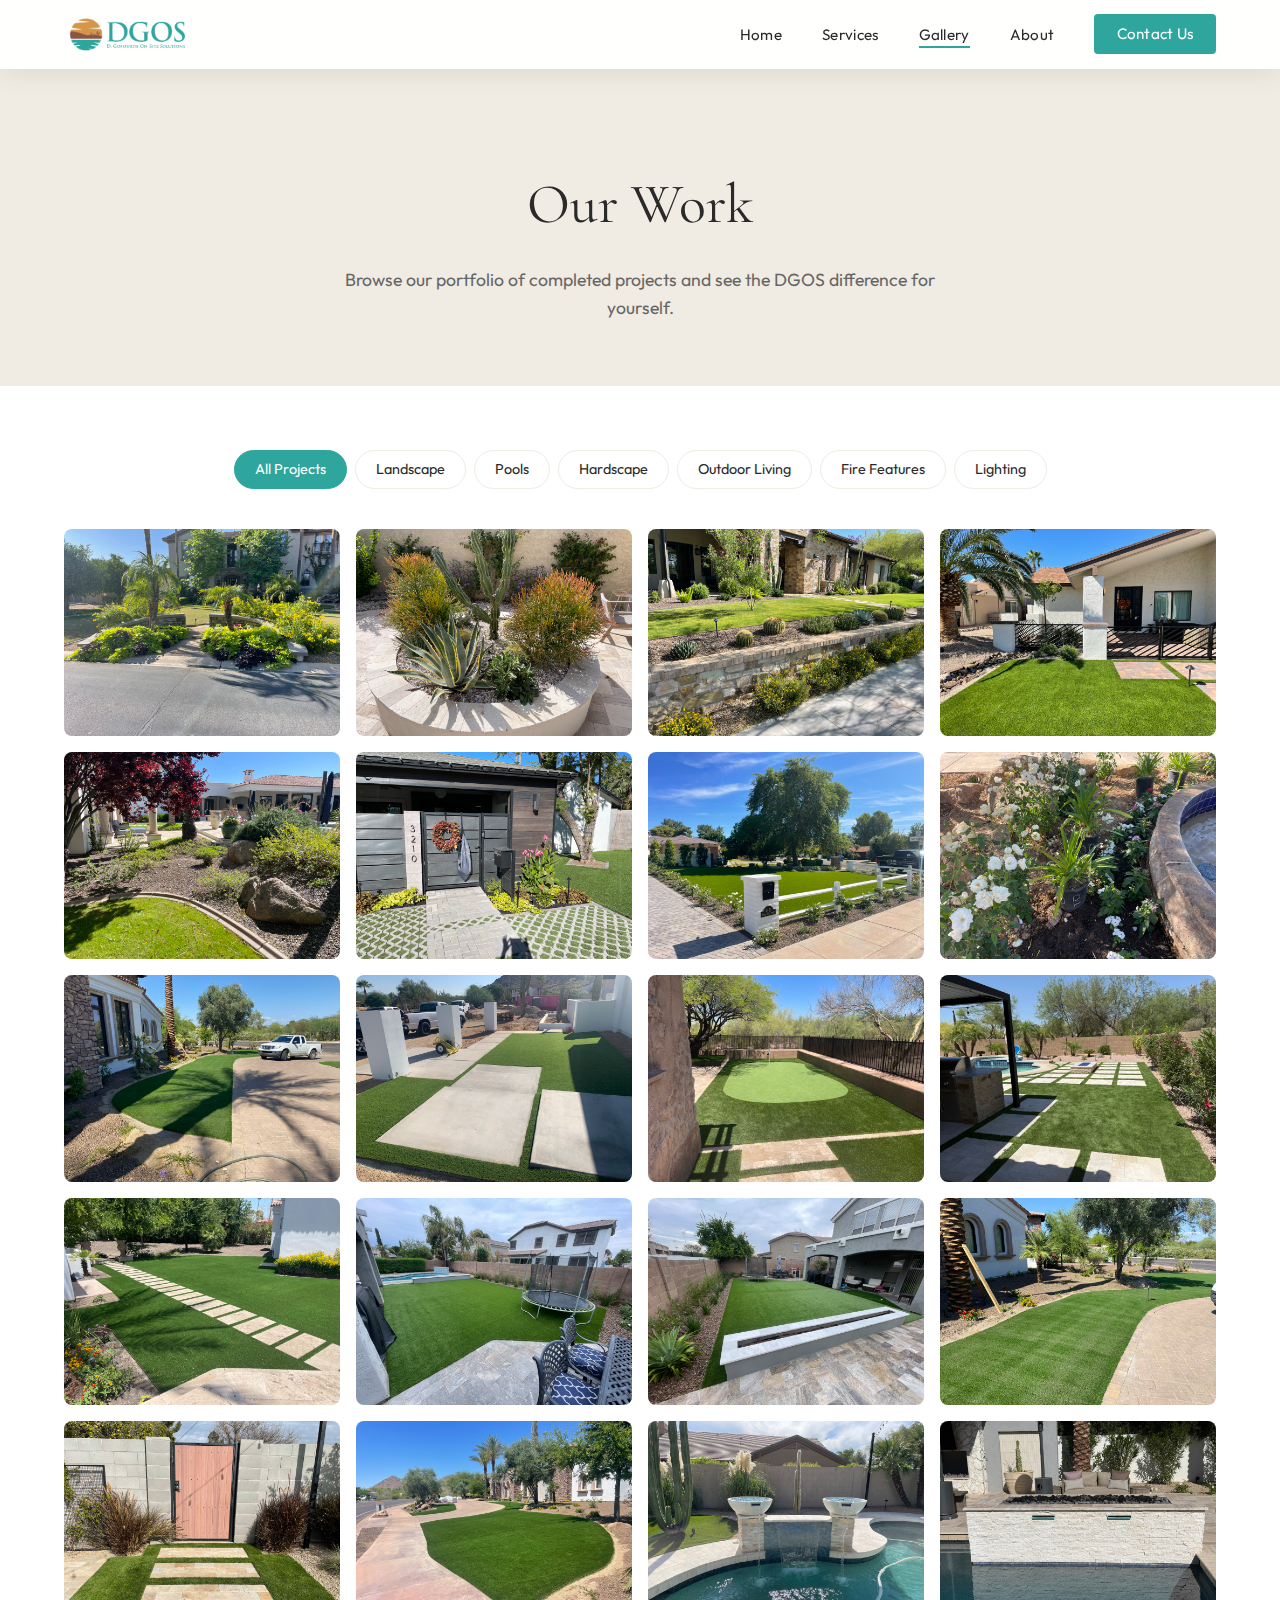
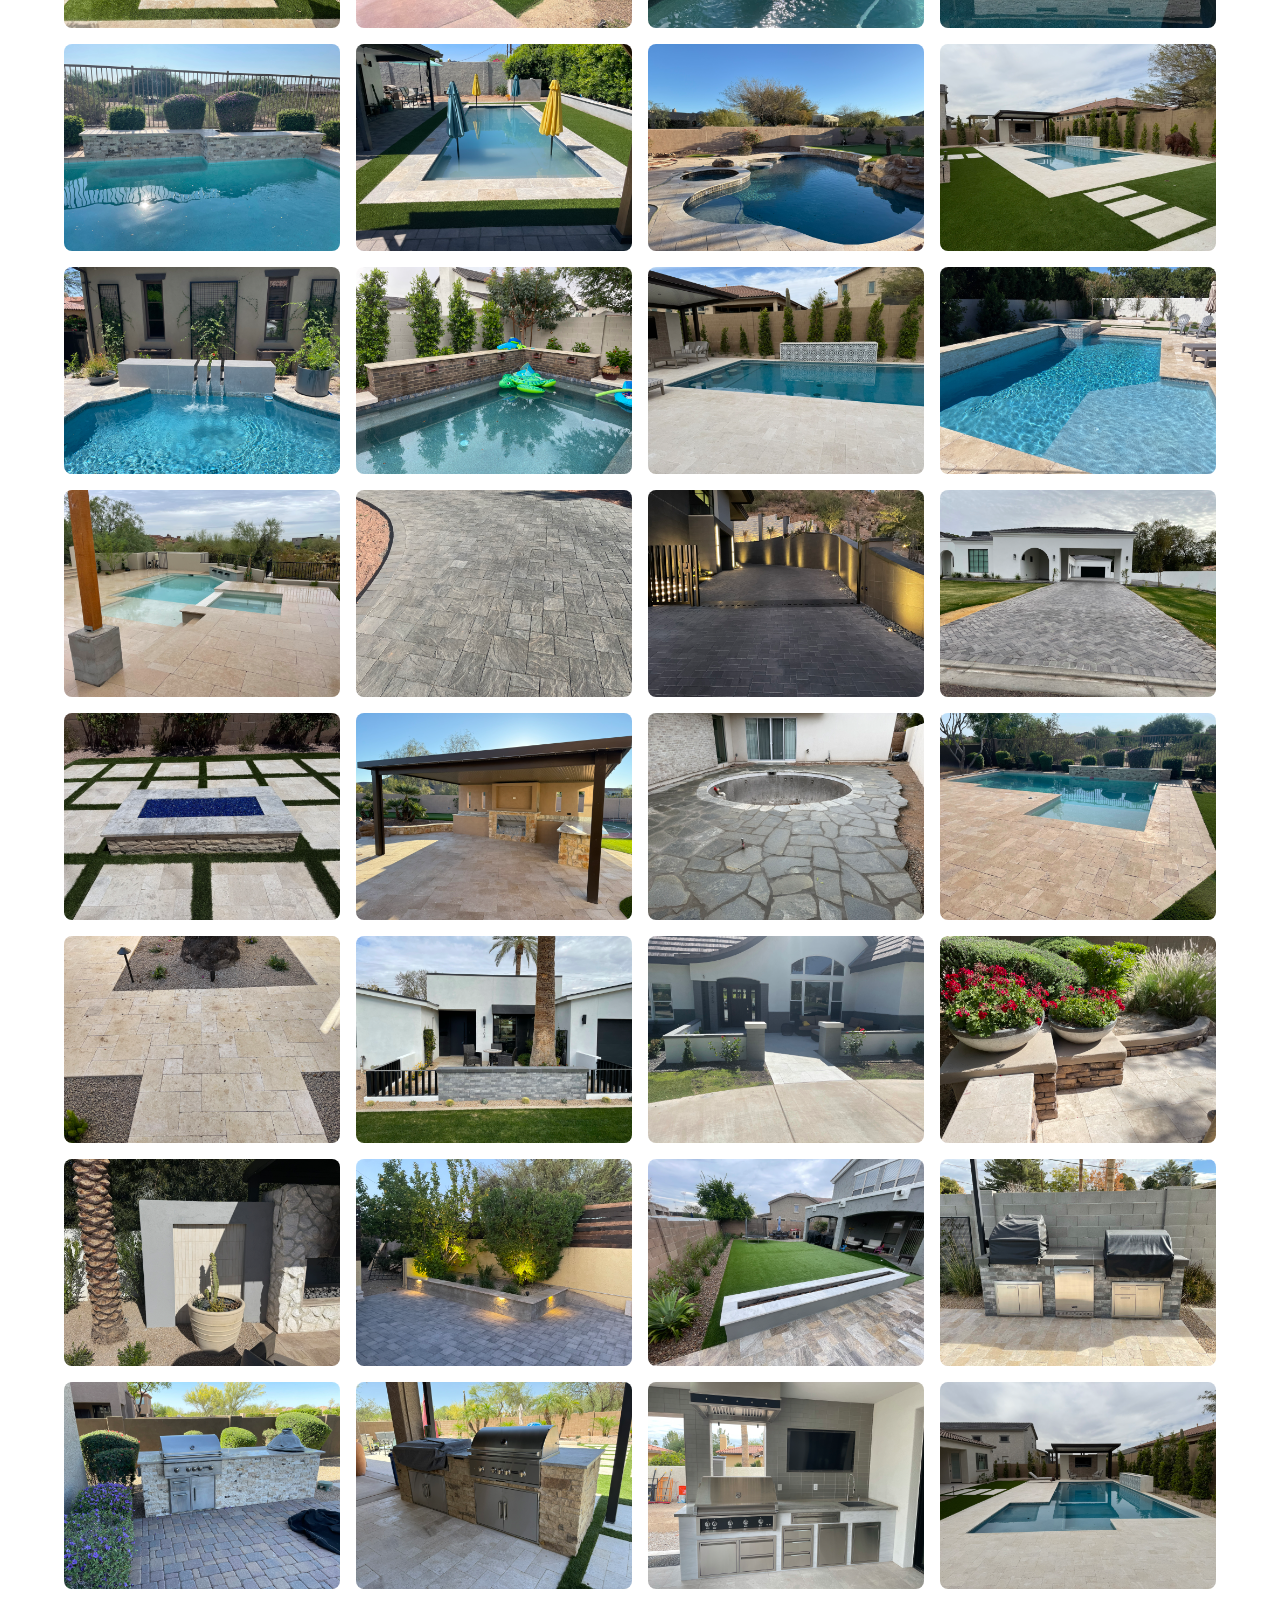
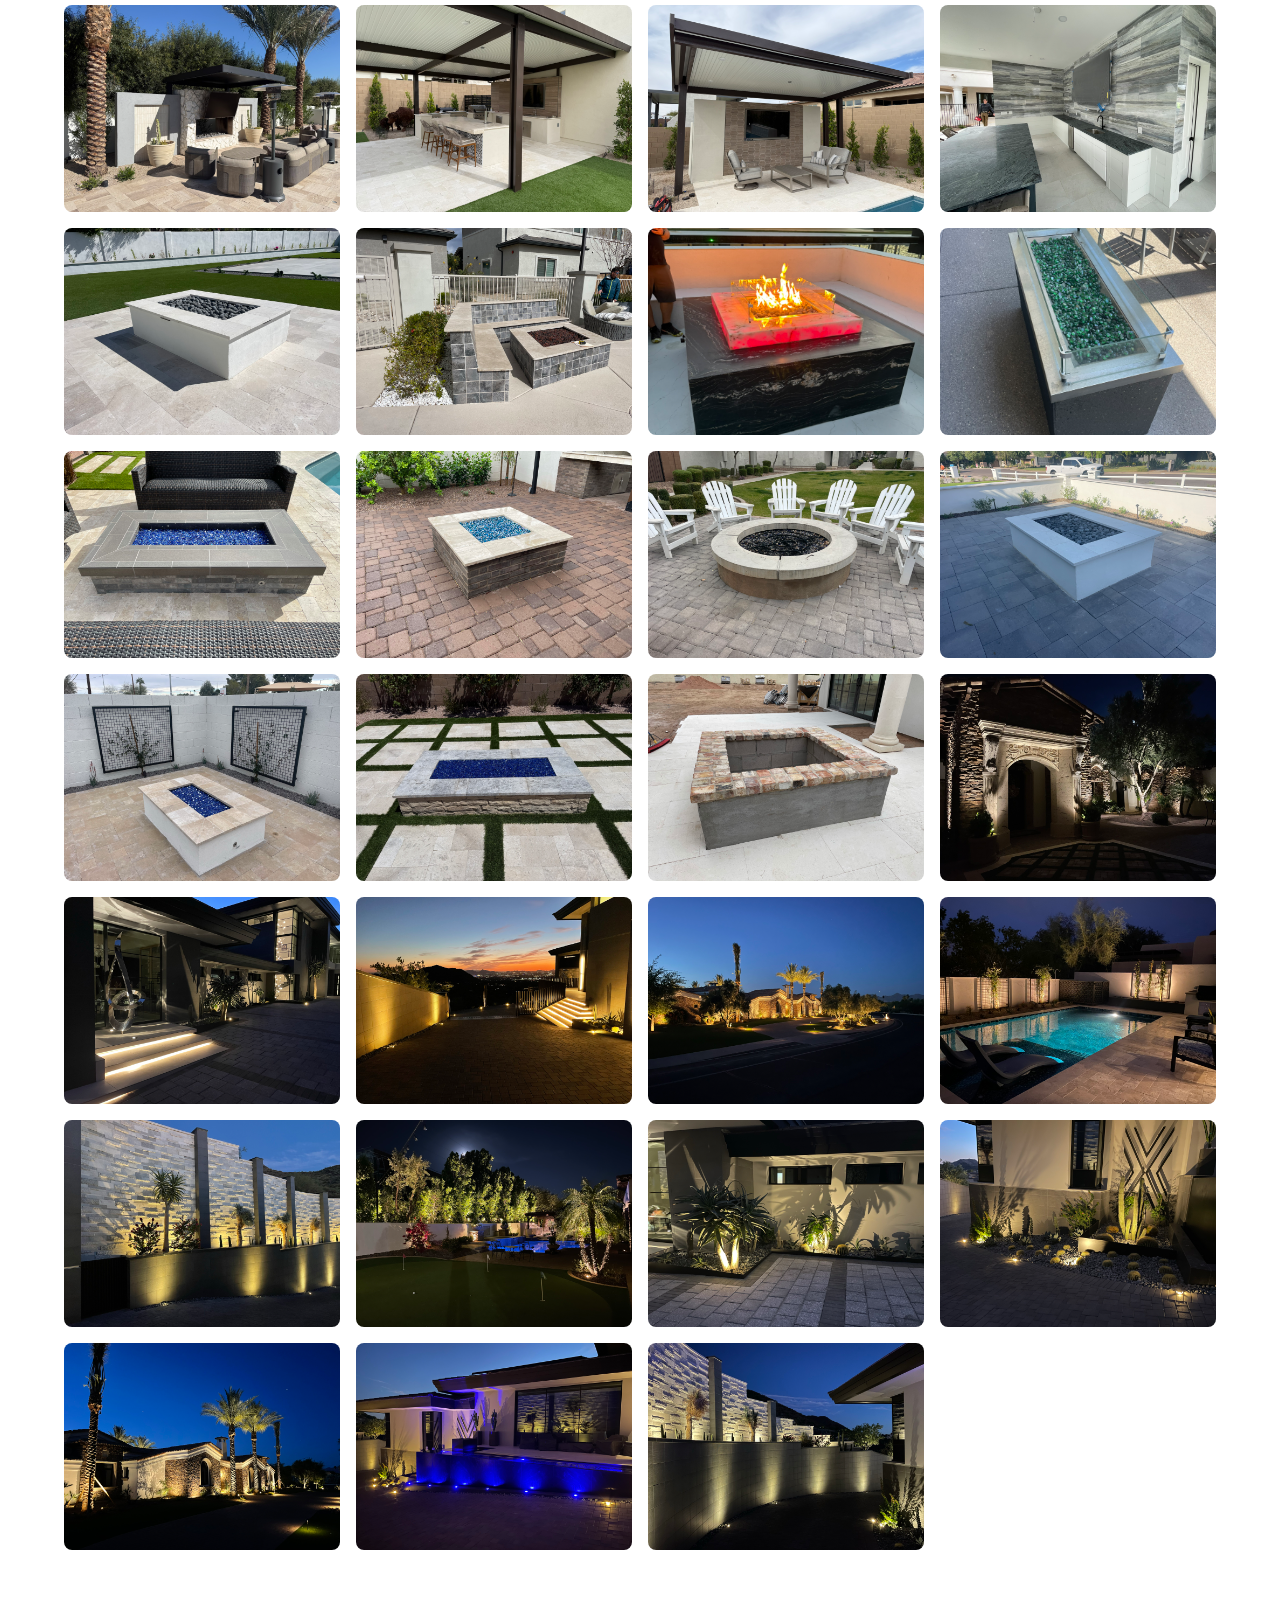
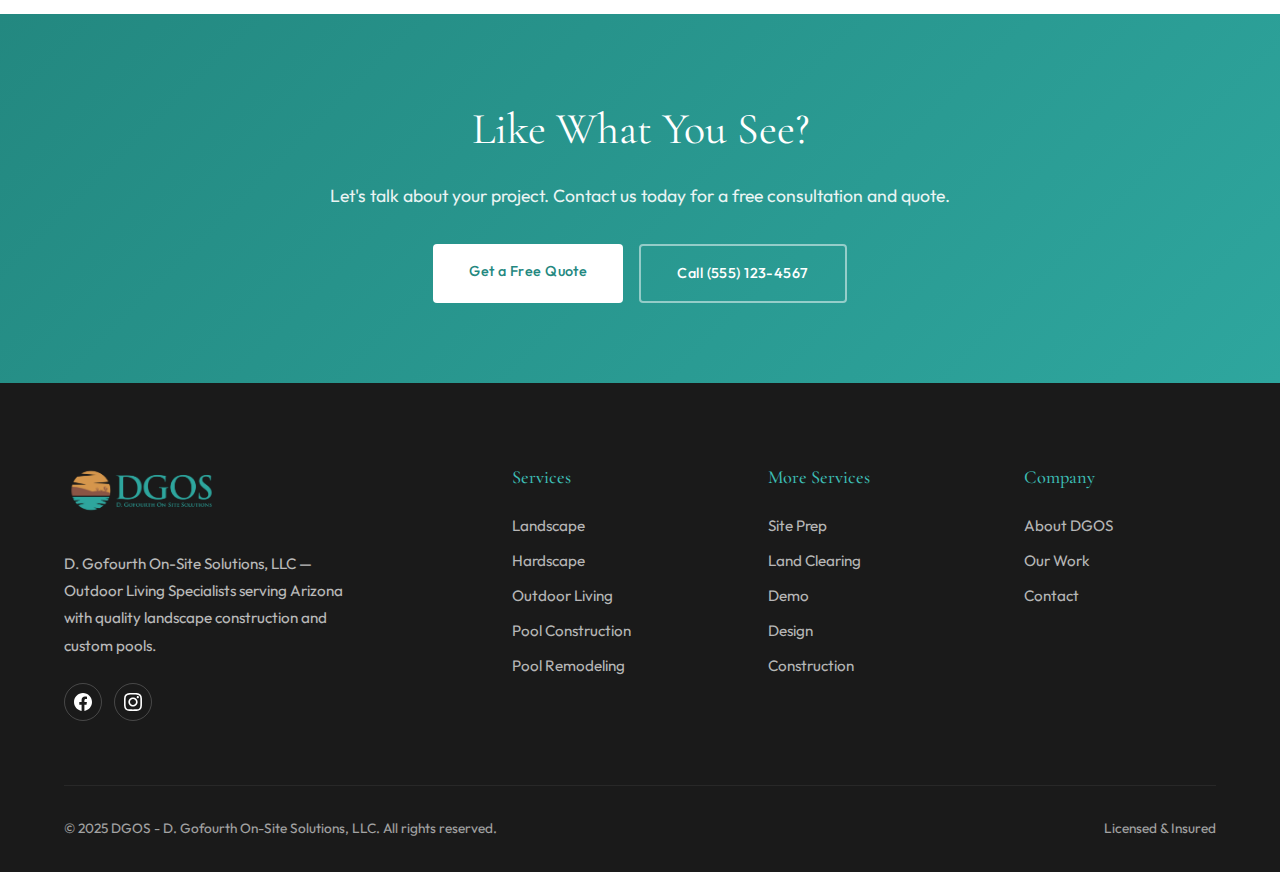
<file: gallery.html>
<!DOCTYPE html>
<html lang="en">
<head>
    <meta charset="UTF-8">
    <meta name="viewport" content="width=device-width, initial-scale=1.0">
    <title>Gallery | DGOS - D. Gofourth On-Site Solutions</title>
    <meta name="description" content="Browse our portfolio of completed landscape, hardscape, pool, and outdoor living projects throughout Arizona.">
    <link rel="preconnect" href="https://fonts.googleapis.com">
    <link rel="preconnect" href="https://fonts.gstatic.com" crossorigin>
    <link href="https://fonts.googleapis.com/css2?family=Cormorant+Garamond:ital,wght@0,400;0,500;0,600;1,400&family=Outfit:wght@300;400;500;600&display=swap" rel="stylesheet">
    <link rel="stylesheet" href="styles.css">
    <style>
        /* Gallery Page Specific Styles */
        .gallery-grid {
            display: grid;
            grid-template-columns: repeat(4, 1fr);
            gap: 1rem;
        }
        
        .gallery-item {
            aspect-ratio: 4/3;
            border-radius: 8px;
            overflow: hidden;
            position: relative;
            cursor: pointer;
        }
        
        .gallery-item img {
            width: 100%;
            height: 100%;
            object-fit: cover;
            transition: transform 0.4s ease;
        }
        
        .gallery-item:hover img {
            transform: scale(1.05);
        }
        
        .gallery-overlay {
            position: absolute;
            inset: 0;
            background: linear-gradient(to top, rgba(26, 26, 26, 0.7) 0%, transparent 50%);
            opacity: 0;
            transition: opacity 0.3s ease;
            display: flex;
            align-items: flex-end;
            padding: 1rem;
        }
        
        .gallery-item:hover .gallery-overlay {
            opacity: 1;
        }
        
        .gallery-overlay span {
            color: #fff;
            font-size: 0.9rem;
            font-weight: 500;
        }
        
        /* Filter buttons */
        .gallery-filters {
            display: flex;
            justify-content: center;
            gap: 0.5rem;
            margin-bottom: 2.5rem;
            flex-wrap: wrap;
        }
        
        .filter-btn {
            padding: 0.6rem 1.25rem;
            background: transparent;
            border: 1px solid var(--color-sand);
            border-radius: 25px;
            font-family: var(--font-body);
            font-size: 0.9rem;
            color: var(--color-charcoal);
            cursor: pointer;
            transition: all 0.3s ease;
        }
        
        .filter-btn:hover,
        .filter-btn.active {
            background: var(--color-teal);
            border-color: var(--color-teal);
            color: var(--color-white);
        }
        
        @media (max-width: 1024px) {
            .gallery-grid {
                grid-template-columns: repeat(3, 1fr);
            }
        }
        
        @media (max-width: 768px) {
            .gallery-grid {
                grid-template-columns: repeat(2, 1fr);
                gap: 0.75rem;
            }
            
            .gallery-filters {
                gap: 0.4rem;
            }
            
            .filter-btn {
                padding: 0.5rem 1rem;
                font-size: 0.8rem;
            }
            
            .gallery-overlay {
                opacity: 1;
                background: linear-gradient(to top, rgba(26, 26, 26, 0.6) 0%, transparent 40%);
            }
            
            .gallery-overlay span {
                font-size: 0.8rem;
            }
        }
        
        @media (max-width: 480px) {
            .gallery-grid {
                grid-template-columns: 1fr;
            }
        }
    </style>
</head>
<body>
    <!-- Navigation -->
    <nav id="navbar" class="light scrolled">
        <a href="index.html" class="logo">
            <img src="./img/DarkBackground.png" alt="DGOS" id="nav-logo">
        </a>
        <ul class="nav-links">
            <li><a href="index.html">Home</a></li>
            <li><a href="services.html">Services</a></li>
            <li><a href="gallery.html" class="active">Gallery</a></li>
            <li><a href="about.html">About</a></li>
            <li><a href="contact.html" class="nav-cta">Contact Us</a></li>
        </ul>
        <div class="mobile-toggle" id="mobileToggle" onclick="toggleMobileMenu()">
            <span></span>
            <span></span>
            <span></span>
        </div>
    </nav>

    <!-- Mobile Menu -->
    <div class="mobile-menu" id="mobileMenu">
        <a href="index.html">Home</a>
        <a href="services.html">Services</a>
        <a href="gallery.html">Gallery</a>
        <a href="about.html">About</a>
        <a href="contact.html">Contact Us</a>
    </div>
    
    <!-- Mobile Menu Overlay -->
    <div class="mobile-overlay" id="mobileOverlay" onclick="toggleMobileMenu()"></div>

    <!-- Page Header -->
    <header class="page-header">
        <h1>Our Work</h1>
        <p>Browse our portfolio of completed projects and see the DGOS difference for yourself.</p>
    </header>

    <!-- Gallery Section -->
    <section style="padding: 4rem 5%; background: var(--color-white);">
        <div class="container">
            
            <!-- Filter Buttons -->
            <div class="gallery-filters">
                <button class="filter-btn active" data-filter="all">All Projects</button>
                <button class="filter-btn" data-filter="landscape">Landscape</button>
                <button class="filter-btn" data-filter="pools">Pools</button>
                <button class="filter-btn" data-filter="hardscape">Hardscape</button>
                <button class="filter-btn" data-filter="outdoor-living">Outdoor Living</button>
                <button class="filter-btn" data-filter="fire-features">Fire Features</button>
                <button class="filter-btn" data-filter="lighting">Lighting</button>
            </div>

            <!-- Gallery Grid -->
            <div class="gallery-grid">
                
                <!-- LANDSCAPE (8 images) -->
                <div class="gallery-item" data-category="landscape">
                    <img src="./img/land1.JPEG" alt="Landscape Project">
                    <div class="gallery-overlay"><span>Landscape</span></div>
                </div>
                <div class="gallery-item" data-category="landscape">
                    <img src="./img/land2.JPEG" alt="Landscape Project">
                    <div class="gallery-overlay"><span>Landscape</span></div>
                </div>
                <div class="gallery-item" data-category="landscape">
                    <img src="./img/land3.JPEG" alt="Landscape Project">
                    <div class="gallery-overlay"><span>Landscape</span></div>
                </div>
                <div class="gallery-item" data-category="landscape">
                    <img src="./img/land4.JPEG" alt="Landscape Project">
                    <div class="gallery-overlay"><span>Landscape</span></div>
                </div>
                <div class="gallery-item" data-category="landscape">
                    <img src="./img/land5.JPEG" alt="Landscape Project">
                    <div class="gallery-overlay"><span>Landscape</span></div>
                </div>
                <div class="gallery-item" data-category="landscape">
                    <img src="./img/land6.JPEG" alt="Landscape Project">
                    <div class="gallery-overlay"><span>Landscape</span></div>
                </div>
                <div class="gallery-item" data-category="landscape">
                    <img src="./img/land7.JPEG" alt="Landscape Project">
                    <div class="gallery-overlay"><span>Landscape</span></div>
                </div>
                <div class="gallery-item" data-category="landscape">
                    <img src="./img/land8.JPEG" alt="Landscape Project">
                    <div class="gallery-overlay"><span>Landscape</span></div>
                </div>

                <!-- ARTIFICIAL TURF (10 images) - in Landscape filter -->
                <div class="gallery-item" data-category="landscape">
                    <img src="./img/turf1.JPEG" alt="Artificial Turf">
                    <div class="gallery-overlay"><span>Artificial Turf</span></div>
                </div>
                <div class="gallery-item" data-category="landscape">
                    <img src="./img/turf2.JPEG" alt="Artificial Turf">
                    <div class="gallery-overlay"><span>Artificial Turf</span></div>
                </div>
                <div class="gallery-item" data-category="landscape">
                    <img src="./img/turf3.JPEG" alt="Artificial Turf">
                    <div class="gallery-overlay"><span>Artificial Turf</span></div>
                </div>
                <div class="gallery-item" data-category="landscape">
                    <img src="./img/turf4.JPEG" alt="Artificial Turf">
                    <div class="gallery-overlay"><span>Artificial Turf</span></div>
                </div>
                <div class="gallery-item" data-category="landscape">
                    <img src="./img/turf5.JPEG" alt="Artificial Turf">
                    <div class="gallery-overlay"><span>Artificial Turf</span></div>
                </div>
                <div class="gallery-item" data-category="landscape">
                    <img src="./img/turf6.JPEG" alt="Artificial Turf">
                    <div class="gallery-overlay"><span>Artificial Turf</span></div>
                </div>
                <div class="gallery-item" data-category="landscape">
                    <img src="./img/turf7.JPEG" alt="Artificial Turf">
                    <div class="gallery-overlay"><span>Artificial Turf</span></div>
                </div>
                <div class="gallery-item" data-category="landscape">
                    <img src="./img/turf8.JPEG" alt="Artificial Turf">
                    <div class="gallery-overlay"><span>Artificial Turf</span></div>
                </div>
                <div class="gallery-item" data-category="landscape">
                    <img src="./img/turf9.JPEG" alt="Artificial Turf">
                    <div class="gallery-overlay"><span>Artificial Turf</span></div>
                </div>
                <div class="gallery-item" data-category="landscape">
                    <img src="./img/turf10.JPEG" alt="Artificial Turf">
                    <div class="gallery-overlay"><span>Artificial Turf</span></div>
                </div>

                <!-- POOLS (11 images) -->
                <div class="gallery-item" data-category="pools">
                    <img src="./img/pool1.JPEG" alt="Pool Project">
                    <div class="gallery-overlay"><span>Pool</span></div>
                </div>
                <div class="gallery-item" data-category="pools">
                    <img src="./img/pool2.JPEG" alt="Pool Project">
                    <div class="gallery-overlay"><span>Pool</span></div>
                </div>
                <div class="gallery-item" data-category="pools">
                    <img src="./img/pool3.JPEG" alt="Pool Project">
                    <div class="gallery-overlay"><span>Pool</span></div>
                </div>
                <div class="gallery-item" data-category="pools">
                    <img src="./img/pool4.JPEG" alt="Pool Project">
                    <div class="gallery-overlay"><span>Pool</span></div>
                </div>
                <div class="gallery-item" data-category="pools">
                    <img src="./img/pool5.JPEG" alt="Pool Project">
                    <div class="gallery-overlay"><span>Pool</span></div>
                </div>
                <div class="gallery-item" data-category="pools">
                    <img src="./img/pool6.JPEG" alt="Pool Project">
                    <div class="gallery-overlay"><span>Pool</span></div>
                </div>
                <div class="gallery-item" data-category="pools">
                    <img src="./img/pool7.JPEG" alt="Pool Project">
                    <div class="gallery-overlay"><span>Pool</span></div>
                </div>
                <div class="gallery-item" data-category="pools">
                    <img src="./img/new.JPEG" alt="Pool Project">
                    <div class="gallery-overlay"><span>Pool</span></div>
                </div>
                <div class="gallery-item" data-category="pools">
                    <img src="./img/pool9.JPEG" alt="Pool Project">
                    <div class="gallery-overlay"><span>Pool</span></div>
                </div>
                <div class="gallery-item" data-category="pools">
                    <img src="./img/pool10.JPEG" alt="Pool Project">
                    <div class="gallery-overlay"><span>Pool</span></div>
                </div>
                <div class="gallery-item" data-category="pools">
                    <img src="./img/pool11.JPEG" alt="Pool Project">
                    <div class="gallery-overlay"><span>Pool</span></div>
                </div>

                <!-- PAVERS (3 images) - in Hardscape filter -->
                <div class="gallery-item" data-category="hardscape">
                    <img src="./img/pav1.JPEG" alt="Paver Project">
                    <div class="gallery-overlay"><span>Pavers</span></div>
                </div>
                <div class="gallery-item" data-category="hardscape">
                    <img src="./img/pav2.JPEG" alt="Paver Project">
                    <div class="gallery-overlay"><span>Pavers</span></div>
                </div>
                <div class="gallery-item" data-category="hardscape">
                    <img src="./img/pav3.JPEG" alt="Paver Project">
                    <div class="gallery-overlay"><span>Pavers</span></div>
                </div>

                <!-- NATURAL STONE (5 images) - in Hardscape filter -->
                <div class="gallery-item" data-category="hardscape">
                    <img src="./img/stone1.JPEG" alt="Natural Stone">
                    <div class="gallery-overlay"><span>Natural Stone</span></div>
                </div>
                <div class="gallery-item" data-category="hardscape">
                    <img src="./img/stone2.JPEG" alt="Natural Stone">
                    <div class="gallery-overlay"><span>Natural Stone</span></div>
                </div>
                <div class="gallery-item" data-category="hardscape">
                    <img src="./img/stone3.JPEG" alt="Natural Stone">
                    <div class="gallery-overlay"><span>Natural Stone</span></div>
                </div>
                <div class="gallery-item" data-category="hardscape">
                    <img src="./img/stone4.JPEG" alt="Natural Stone">
                    <div class="gallery-overlay"><span>Natural Stone</span></div>
                </div>
                <div class="gallery-item" data-category="hardscape">
                    <img src="./img/stone5.JPEG" alt="Natural Stone">
                    <div class="gallery-overlay"><span>Natural Stone</span></div>
                </div>

                <!-- MASONRY (6 images) - in Hardscape filter -->
                <div class="gallery-item" data-category="hardscape">
                    <img src="./img/mason1.JPEG" alt="Masonry">
                    <div class="gallery-overlay"><span>Masonry</span></div>
                </div>
                <div class="gallery-item" data-category="hardscape">
                    <img src="./img/mason2.JPEG" alt="Masonry">
                    <div class="gallery-overlay"><span>Masonry</span></div>
                </div>
                <div class="gallery-item" data-category="hardscape">
                    <img src="./img/mason3.JPEG" alt="Masonry">
                    <div class="gallery-overlay"><span>Masonry</span></div>
                </div>
                <div class="gallery-item" data-category="hardscape">
                    <img src="./img/mason4.JPEG" alt="Masonry">
                    <div class="gallery-overlay"><span>Masonry</span></div>
                </div>
                <div class="gallery-item" data-category="hardscape">
                    <img src="./img/mason5.JPEG" alt="Masonry">
                    <div class="gallery-overlay"><span>Masonry</span></div>
                </div>
                <div class="gallery-item" data-category="hardscape">
                    <img src="./img/mason6.JPEG" alt="Masonry">
                    <div class="gallery-overlay"><span>Masonry</span></div>
                </div>

                <!-- BBQ / OUTDOOR KITCHENS (4 images) - in Outdoor Living filter -->
                <div class="gallery-item" data-category="outdoor-living">
                    <img src="./img/bbq1.JPEG" alt="Outdoor Kitchen">
                    <div class="gallery-overlay"><span>Outdoor Kitchen</span></div>
                </div>
                <div class="gallery-item" data-category="outdoor-living">
                    <img src="./img/bbq2.JPEG" alt="Outdoor Kitchen">
                    <div class="gallery-overlay"><span>Outdoor Kitchen</span></div>
                </div>
                <div class="gallery-item" data-category="outdoor-living">
                    <img src="./img/bb3.JPEG" alt="Outdoor Kitchen">
                    <div class="gallery-overlay"><span>Outdoor Kitchen</span></div>
                </div>
                <div class="gallery-item" data-category="outdoor-living">
                    <img src="./img/bb4.JPEG" alt="Outdoor Kitchen">
                    <div class="gallery-overlay"><span>Outdoor Kitchen</span></div>
                </div>

                <!-- MEDIA WALLS (5 images) - in Outdoor Living filter -->
                <div class="gallery-item" data-category="outdoor-living">
                    <img src="./img/mediawall1.JPEG" alt="Media Wall">
                    <div class="gallery-overlay"><span>Media Wall</span></div>
                </div>
                <div class="gallery-item" data-category="outdoor-living">
                    <img src="./img/mediawall2.JPEG" alt="Media Wall">
                    <div class="gallery-overlay"><span>Media Wall</span></div>
                </div>
                <div class="gallery-item" data-category="outdoor-living">
                    <img src="./img/mediawall3.JPEG" alt="Media Wall">
                    <div class="gallery-overlay"><span>Media Wall</span></div>
                </div>
                <div class="gallery-item" data-category="outdoor-living">
                    <img src="./img/mediawall4.JPEG" alt="Media Wall">
                    <div class="gallery-overlay"><span>Media Wall</span></div>
                </div>
                <div class="gallery-item" data-category="outdoor-living">
                    <img src="./img/mediawall5.JPEG" alt="Media Wall">
                    <div class="gallery-overlay"><span>Media Wall</span></div>
                </div>

                <!-- FIRE PITS (11 images) -->
                <div class="gallery-item" data-category="fire-features">
                    <img src="./img/fp1.JPEG" alt="Fire Pit">
                    <div class="gallery-overlay"><span>Fire Pit</span></div>
                </div>
                <div class="gallery-item" data-category="fire-features">
                    <img src="./img/fp2.JPEG" alt="Fire Pit">
                    <div class="gallery-overlay"><span>Fire Pit</span></div>
                </div>
                <div class="gallery-item" data-category="fire-features">
                    <img src="./img/fp3.JPEG" alt="Fire Pit">
                    <div class="gallery-overlay"><span>Fire Pit</span></div>
                </div>
                <div class="gallery-item" data-category="fire-features">
                    <img src="./img/fp4.JPEG" alt="Fire Pit">
                    <div class="gallery-overlay"><span>Fire Pit</span></div>
                </div>
                <div class="gallery-item" data-category="fire-features">
                    <img src="./img/fp5.JPEG" alt="Fire Pit">
                    <div class="gallery-overlay"><span>Fire Pit</span></div>
                </div>
                <div class="gallery-item" data-category="fire-features">
                    <img src="./img/fp6.JPEG" alt="Fire Pit">
                    <div class="gallery-overlay"><span>Fire Pit</span></div>
                </div>
                <div class="gallery-item" data-category="fire-features">
                    <img src="./img/fp7.JPEG" alt="Fire Pit">
                    <div class="gallery-overlay"><span>Fire Pit</span></div>
                </div>
                <div class="gallery-item" data-category="fire-features">
                    <img src="./img/fp8.JPEG" alt="Fire Pit">
                    <div class="gallery-overlay"><span>Fire Pit</span></div>
                </div>
                <div class="gallery-item" data-category="fire-features">
                    <img src="./img/fp9.JPEG" alt="Fire Pit">
                    <div class="gallery-overlay"><span>Fire Pit</span></div>
                </div>
                <div class="gallery-item" data-category="fire-features">
                    <img src="./img/fp10.JPEG" alt="Fire Pit">
                    <div class="gallery-overlay"><span>Fire Pit</span></div>
                </div>
                <div class="gallery-item" data-category="fire-features">
                    <img src="./img/fp11.JPEG" alt="Fire Pit">
                    <div class="gallery-overlay"><span>Fire Pit</span></div>
                </div>

                <!-- LANDSCAPE LIGHTING (12 images) -->
                <div class="gallery-item" data-category="lighting">
                    <img src="./img/light1.JPEG" alt="Landscape Lighting">
                    <div class="gallery-overlay"><span>Landscape Lighting</span></div>
                </div>
                <div class="gallery-item" data-category="lighting">
                    <img src="./img/light2.JPEG" alt="Landscape Lighting">
                    <div class="gallery-overlay"><span>Landscape Lighting</span></div>
                </div>
                <div class="gallery-item" data-category="lighting">
                    <img src="./img/light3.JPEG" alt="Landscape Lighting">
                    <div class="gallery-overlay"><span>Landscape Lighting</span></div>
                </div>
                <div class="gallery-item" data-category="lighting">
                    <img src="./img/light4.JPEG" alt="Landscape Lighting">
                    <div class="gallery-overlay"><span>Landscape Lighting</span></div>
                </div>
                <div class="gallery-item" data-category="lighting">
                    <img src="./img/light5.JPEG" alt="Landscape Lighting">
                    <div class="gallery-overlay"><span>Landscape Lighting</span></div>
                </div>
                <div class="gallery-item" data-category="lighting">
                    <img src="./img/light6.JPEG" alt="Landscape Lighting">
                    <div class="gallery-overlay"><span>Landscape Lighting</span></div>
                </div>
                <div class="gallery-item" data-category="lighting">
                    <img src="./img/light7.JPEG" alt="Landscape Lighting">
                    <div class="gallery-overlay"><span>Landscape Lighting</span></div>
                </div>
                <div class="gallery-item" data-category="lighting">
                    <img src="./img/light8.JPEG" alt="Landscape Lighting">
                    <div class="gallery-overlay"><span>Landscape Lighting</span></div>
                </div>
                <div class="gallery-item" data-category="lighting">
                    <img src="./img/light9.JPEG" alt="Landscape Lighting">
                    <div class="gallery-overlay"><span>Landscape Lighting</span></div>
                </div>
                <div class="gallery-item" data-category="lighting">
                    <img src="./img/light10.JPEG" alt="Landscape Lighting">
                    <div class="gallery-overlay"><span>Landscape Lighting</span></div>
                </div>
                <div class="gallery-item" data-category="lighting">
                    <img src="./img/light11.JPEG" alt="Landscape Lighting">
                    <div class="gallery-overlay"><span>Landscape Lighting</span></div>
                </div>
                <div class="gallery-item" data-category="lighting">
                    <img src="./img/light12.JPEG" alt="Landscape Lighting">
                    <div class="gallery-overlay"><span>Landscape Lighting</span></div>
                </div>

            </div>
            
        </div>
    </section>

    <!-- CTA -->
    <section class="cta-section">
        <div class="cta-content">
            <h2>Like What You See?</h2>
            <p>Let's talk about your project. Contact us today for a free consultation and quote.</p>
            <div class="cta-buttons">
                <a href="contact.html" class="btn btn-white">Get a Free Quote</a>
                <a href="tel:555-123-4567" class="btn btn-outline" style="border-color: rgba(255,255,255,0.5);">Call (555) 123-4567</a>
            </div>
        </div>
    </section>

    <!-- Footer -->
    <footer>
        <div class="footer-content">
            <div class="footer-brand">
                <a href="index.html" class="logo">
                    <img src="./img/DarkBackground.png" alt="DGOS">
                </a>
                <p>D. Gofourth On-Site Solutions, LLC — Outdoor Living Specialists serving Arizona with quality landscape construction and custom pools.</p>
                <div class="social-links">
                    <a href="#" aria-label="Facebook">
                        <svg width="18" height="18" viewBox="0 0 24 24" fill="currentColor">
                            <path d="M24 12.073c0-6.627-5.373-12-12-12s-12 5.373-12 12c0 5.99 4.388 10.954 10.125 11.854v-8.385H7.078v-3.47h3.047V9.43c0-3.007 1.792-4.669 4.533-4.669 1.312 0 2.686.235 2.686.235v2.953H15.83c-1.491 0-1.956.925-1.956 1.874v2.25h3.328l-.532 3.47h-2.796v8.385C19.612 23.027 24 18.062 24 12.073z"/>
                        </svg>
                    </a>
                    <a href="#" aria-label="Instagram">
                        <svg width="18" height="18" viewBox="0 0 24 24" fill="currentColor">
                            <path d="M12 2.163c3.204 0 3.584.012 4.85.07 3.252.148 4.771 1.691 4.919 4.919.058 1.265.069 1.645.069 4.849 0 3.205-.012 3.584-.069 4.849-.149 3.225-1.664 4.771-4.919 4.919-1.266.058-1.644.07-4.85.07-3.204 0-3.584-.012-4.849-.07-3.26-.149-4.771-1.699-4.919-4.92-.058-1.265-.07-1.644-.07-4.849 0-3.204.013-3.583.07-4.849.149-3.227 1.664-4.771 4.919-4.919 1.266-.057 1.645-.069 4.849-.069zm0-2.163c-3.259 0-3.667.014-4.947.072-4.358.2-6.78 2.618-6.98 6.98-.059 1.281-.073 1.689-.073 4.948 0 3.259.014 3.668.072 4.948.2 4.358 2.618 6.78 6.98 6.98 1.281.058 1.689.072 4.948.072 3.259 0 3.668-.014 4.948-.072 4.354-.2 6.782-2.618 6.979-6.98.059-1.28.073-1.689.073-4.948 0-3.259-.014-3.667-.072-4.947-.196-4.354-2.617-6.78-6.979-6.98-1.281-.059-1.69-.073-4.949-.073zm0 5.838c-3.403 0-6.162 2.759-6.162 6.162s2.759 6.163 6.162 6.163 6.162-2.759 6.162-6.163c0-3.403-2.759-6.162-6.162-6.162zm0 10.162c-2.209 0-4-1.79-4-4 0-2.209 1.791-4 4-4s4 1.791 4 4c0 2.21-1.791 4-4 4zm6.406-11.845c-.796 0-1.441.645-1.441 1.44s.645 1.44 1.441 1.44c.795 0 1.439-.645 1.439-1.44s-.644-1.44-1.439-1.44z"/>
                        </svg>
                    </a>
                </div>
            </div>
            
            <div class="footer-column">
                <h4>Services</h4>
                <ul>
                    <li><a href="services.html#landscape">Landscape</a></li>
                    <li><a href="services.html#hardscape">Hardscape</a></li>
                    <li><a href="services.html#outdoor-living">Outdoor Living</a></li>
                    <li><a href="services.html#pool">Pool Construction</a></li>
                    <li><a href="services.html#pool-remodeling">Pool Remodeling</a></li>
                </ul>
            </div>
            
            <div class="footer-column">
                <h4>More Services</h4>
                <ul>
                    <li><a href="services.html#site-prep">Site Prep</a></li>
                    <li><a href="services.html#land-clearing">Land Clearing</a></li>
                    <li><a href="services.html#demo">Demo</a></li>
                    <li><a href="services.html#design">Design</a></li>
                    <li><a href="services.html#construction">Construction</a></li>
                </ul>
            </div>
            
            <div class="footer-column">
                <h4>Company</h4>
                <ul>
                    <li><a href="about.html">About DGOS</a></li>
                    <li><a href="gallery.html">Our Work</a></li>
                    <li><a href="contact.html">Contact</a></li>
                </ul>
            </div>
        </div>
        
        <div class="footer-bottom">
            <span>© 2025 DGOS - D. Gofourth On-Site Solutions, LLC. All rights reserved.</span>
            <span>Licensed & Insured</span>
        </div>
    </footer>

    <script>
        // Mobile menu toggle
        function toggleMobileMenu() {
            const menu = document.getElementById('mobileMenu');
            const toggle = document.getElementById('mobileToggle');
            const overlay = document.getElementById('mobileOverlay');
            
            menu.classList.toggle('active');
            toggle.classList.toggle('active');
            overlay.classList.toggle('active');
            
            document.body.style.overflow = menu.classList.contains('active') ? 'hidden' : '';
        }
        
        document.querySelectorAll('.mobile-menu a').forEach(link => {
            link.addEventListener('click', () => {
                toggleMobileMenu();
            });
        });

        // Gallery Filter
        const filterBtns = document.querySelectorAll('.filter-btn');
        const galleryItems = document.querySelectorAll('.gallery-item');

        filterBtns.forEach(btn => {
            btn.addEventListener('click', () => {
                // Update active button
                filterBtns.forEach(b => b.classList.remove('active'));
                btn.classList.add('active');
                
                // Filter items
                const filter = btn.dataset.filter;
                
                galleryItems.forEach(item => {
                    if (filter === 'all' || item.dataset.category === filter) {
                        item.style.display = 'block';
                        setTimeout(() => {
                            item.style.opacity = '1';
                            item.style.transform = 'scale(1)';
                        }, 10);
                    } else {
                        item.style.opacity = '0';
                        item.style.transform = 'scale(0.95)';
                        setTimeout(() => {
                            item.style.display = 'none';
                        }, 300);
                    }
                });
            });
        });

        // Add transition styles to gallery items
        galleryItems.forEach(item => {
            item.style.transition = 'opacity 0.3s ease, transform 0.3s ease';
        });
    </script>
</body>
</html>
</file>
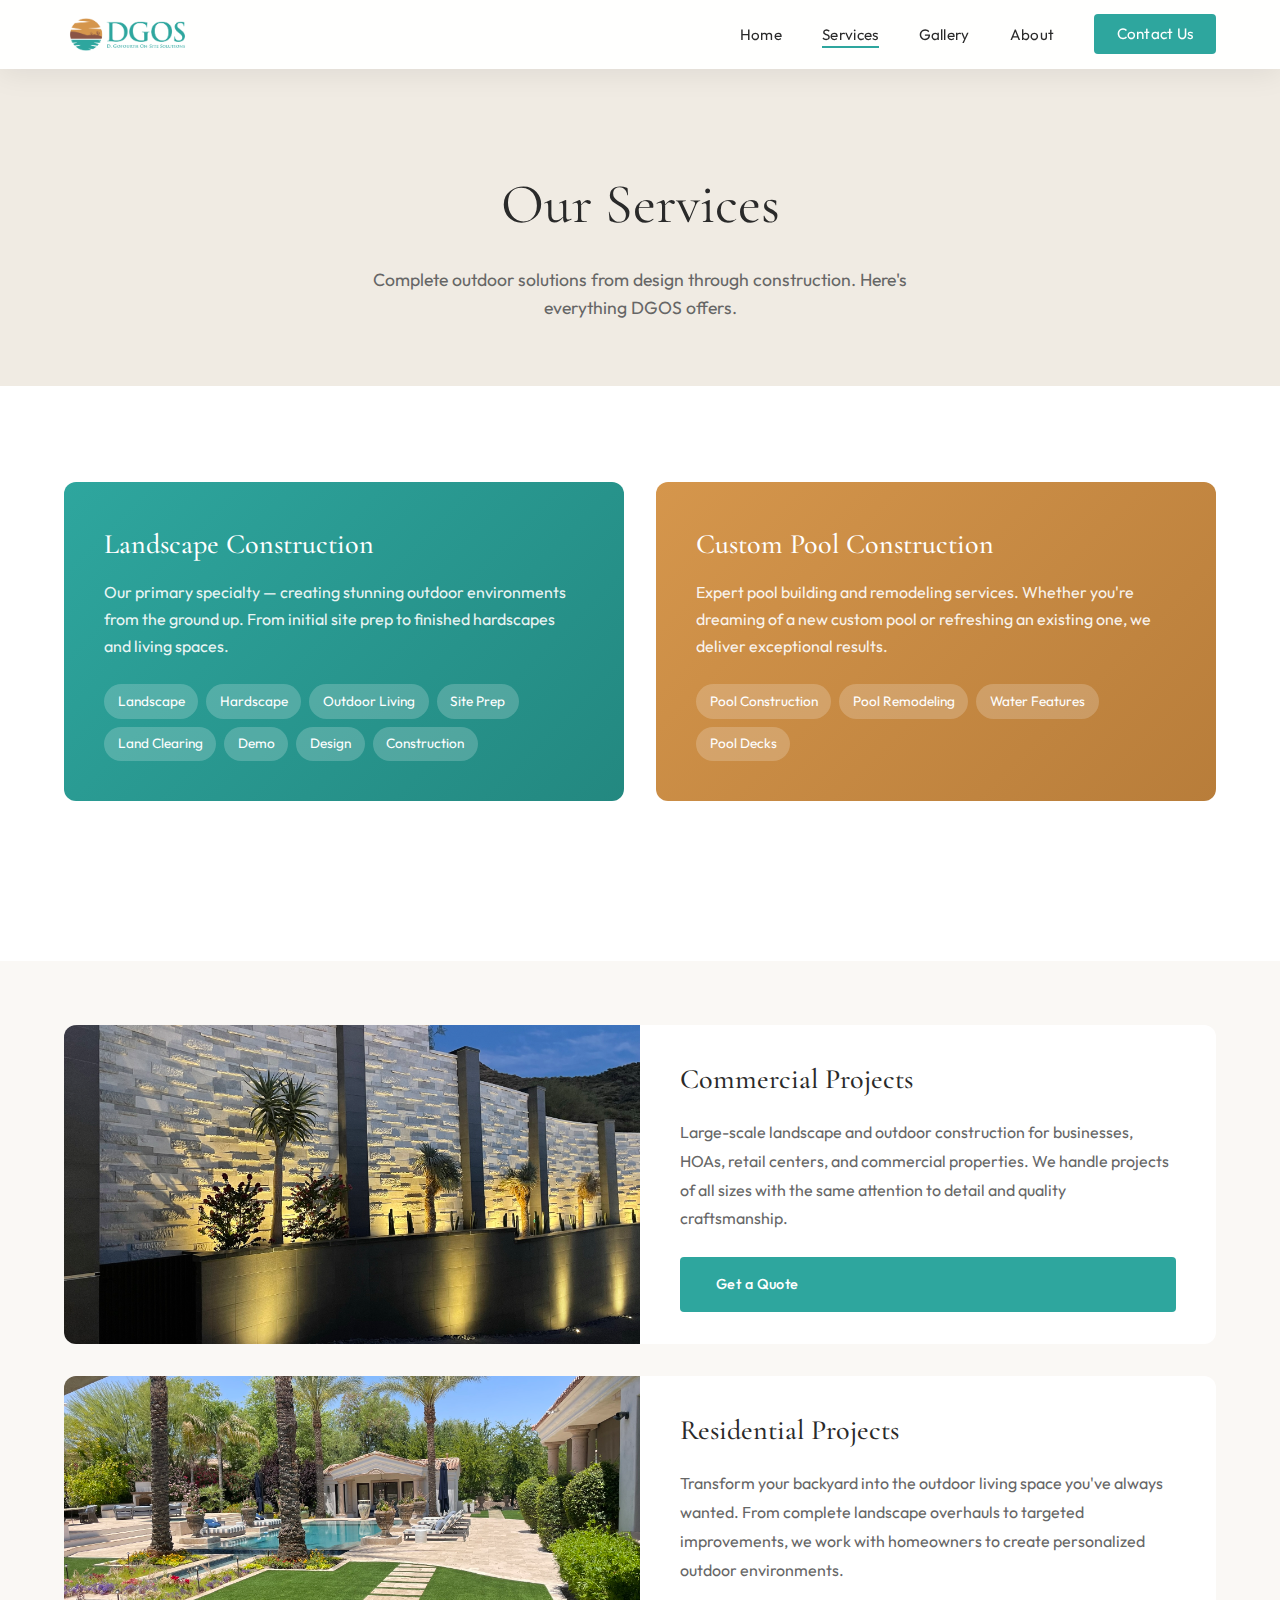
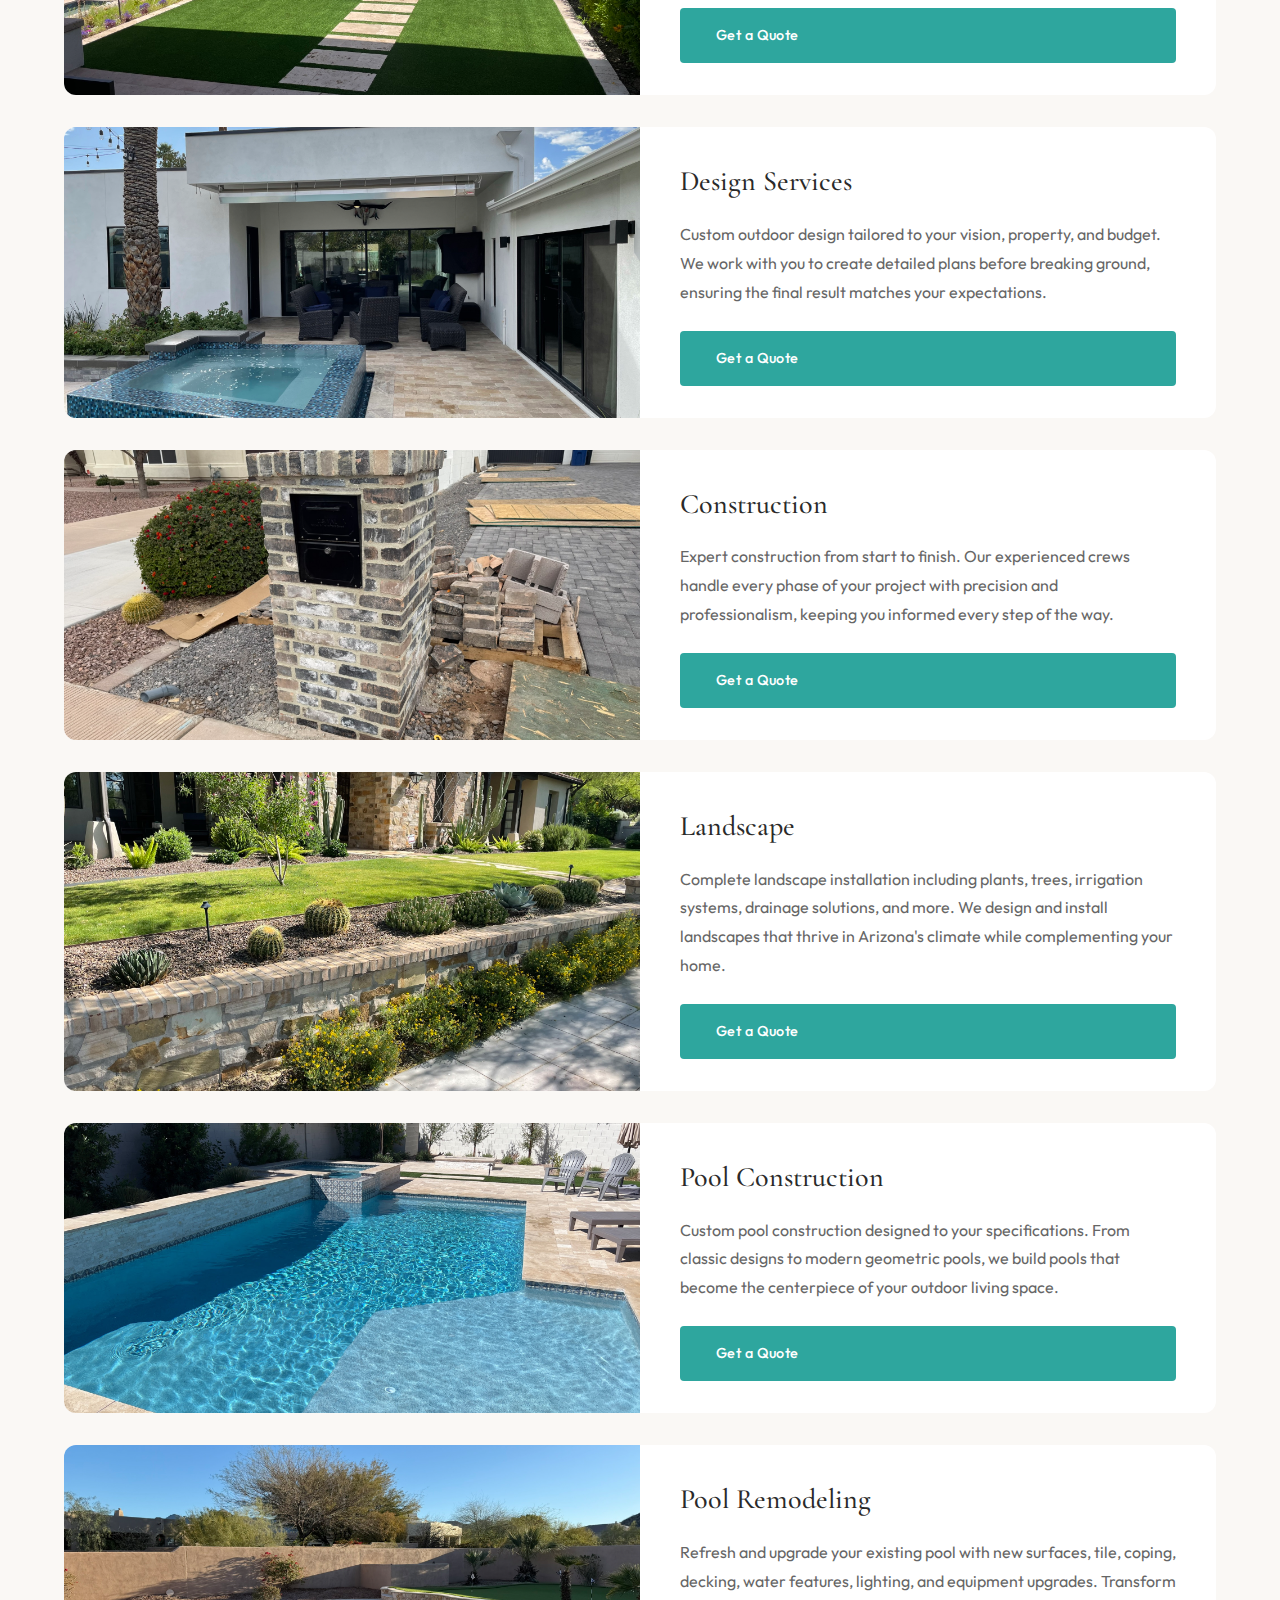
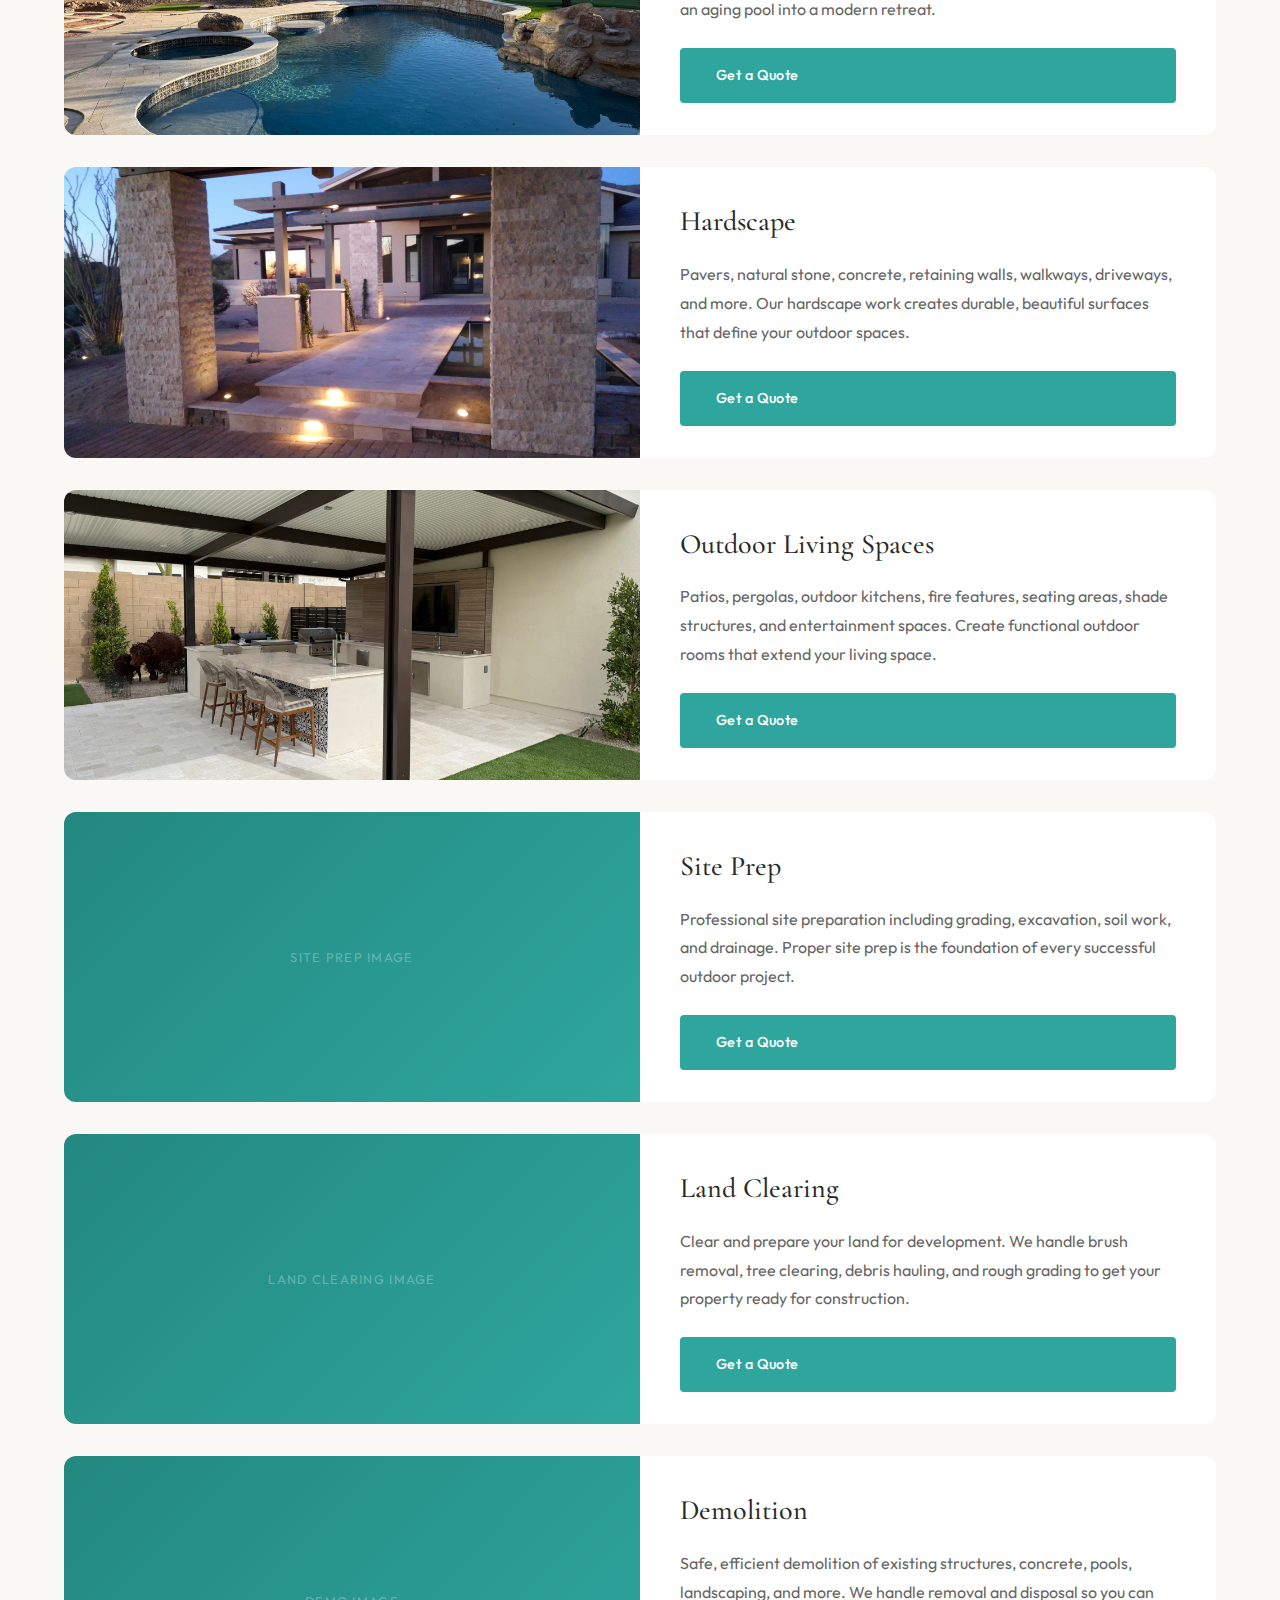
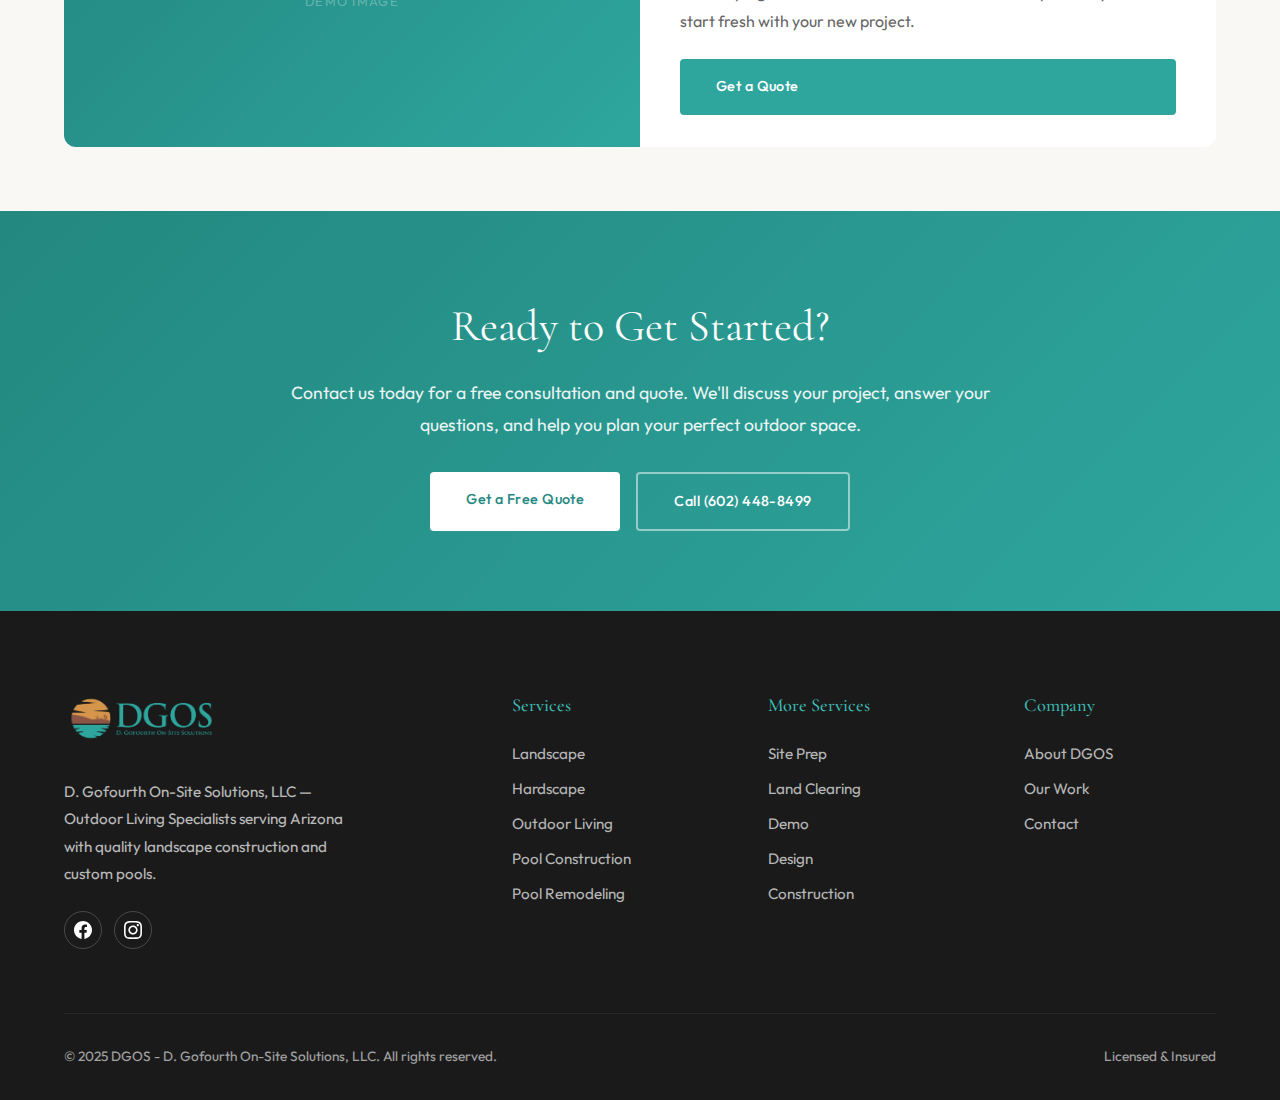
<file: services.html>
<!DOCTYPE html>
<html lang="en">
<head>
    <meta charset="UTF-8">
    <meta name="viewport" content="width=device-width, initial-scale=1.0">
    <title>Services | DGOS - D. Gofourth On-Site Solutions</title>
    <meta name="description" content="DGOS offers complete outdoor solutions: landscape construction, hardscaping, custom pools, pool remodeling, site prep, land clearing, and more.">
    <link rel="preconnect" href="https://fonts.googleapis.com">
    <link rel="preconnect" href="https://fonts.gstatic.com" crossorigin>
    <link href="https://fonts.googleapis.com/css2?family=Cormorant+Garamond:ital,wght@0,400;0,500;0,600;1,400&family=Outfit:wght@300;400;500;600&display=swap" rel="stylesheet">
    <link rel="stylesheet" href="styles.css">
</head>
<body>
    <!-- Navigation -->
    <nav id="navbar" class="light scrolled">
        <a href="index.html" class="logo">
            <img src="./img/DarkBackground.png" alt="DGOS" id="nav-logo">
        </a>
        <ul class="nav-links">
            <li><a href="index.html">Home</a></li>
            <li><a href="services.html" class="active">Services</a></li>
            <li><a href="gallery.html">Gallery</a></li>
            <li><a href="about.html">About</a></li>
            <li><a href="contact.html" class="nav-cta">Contact Us</a></li>
        </ul>
        <div class="mobile-toggle" id="mobileToggle" onclick="toggleMobileMenu()">
            <span></span>
            <span></span>
            <span></span>
        </div>
    </nav>

    <!-- Mobile Menu -->
    <div class="mobile-menu" id="mobileMenu">
        <a href="index.html">Home</a>
        <a href="services.html">Services</a>
        <a href="gallery.html">Gallery</a>
        <a href="about.html">About</a>
        <a href="contact.html">Contact Us</a>
    </div>
    
    <!-- Mobile Menu Overlay -->
    <div class="mobile-overlay" id="mobileOverlay" onclick="toggleMobileMenu()"></div>

    <!-- Page Header -->
    <header class="page-header">
        <h1>Our Services</h1>
        <p>Complete outdoor solutions from design through construction. Here's everything DGOS offers.</p>
    </header>

    <!-- Services Overview -->
    <section class="services-section" style="background: var(--color-white);">
        <div class="container">
            <div class="service-categories" style="margin-bottom: 4rem;">
                <div class="service-category-card primary">
                    <h3>Landscape Construction</h3>
                    <p>Our primary specialty — creating stunning outdoor environments from the ground up. From initial site prep to finished hardscapes and living spaces.</p>
                    <div class="category-list">
                        <span>Landscape</span>
                        <span>Hardscape</span>
                        <span>Outdoor Living</span>
                        <span>Site Prep</span>
                        <span>Land Clearing</span>
                        <span>Demo</span>
                        <span>Design</span>
                        <span>Construction</span>
                    </div>
                </div>
                <div class="service-category-card secondary">
                    <h3>Custom Pool Construction</h3>
                    <p>Expert pool building and remodeling services. Whether you're dreaming of a new custom pool or refreshing an existing one, we deliver exceptional results.</p>
                    <div class="category-list">
                        <span>Pool Construction</span>
                        <span>Pool Remodeling</span>
                        <span>Water Features</span>
                        <span>Pool Decks</span>
                    </div>
                </div>
            </div>
        </div>
    </section>

    <!-- Detailed Services -->
    <section style="padding: 4rem 5%; background: var(--color-cream);">
        <div class="container">
            
            <!-- Commercial -->
            <div class="services-detail-grid" id="commercial" style="margin-bottom: 2rem;">
                <div class="service-detail-card">
                    <div class="service-detail-image">
                        <img src="./img/comm.JPEG" alt="Commercial Projects">
                    </div>
                    <div class="service-detail-content">
                        <h3>Commercial Projects</h3>
                        <p>Large-scale landscape and outdoor construction for businesses, HOAs, retail centers, and commercial properties. We handle projects of all sizes with the same attention to detail and quality craftsmanship.</p>
                        <a href="contact.html" class="btn btn-primary">Get a Quote</a>
                    </div>
                </div>
            </div>

            <!-- Residential -->
            <div class="services-detail-grid" id="residential" style="margin-bottom: 2rem;">
                <div class="service-detail-card">
                    <div class="service-detail-image">
                        <img src="./img/res.JPEG" alt="Residential Projects">
                    </div>
                    <div class="service-detail-content">
                        <h3>Residential Projects</h3>
                        <p>Transform your backyard into the outdoor living space you've always wanted. From complete landscape overhauls to targeted improvements, we work with homeowners to create personalized outdoor environments.</p>
                        <a href="contact.html" class="btn btn-primary">Get a Quote</a>
                    </div>
                </div>
            </div>

            <!-- Design -->
            <div class="services-detail-grid" id="design" style="margin-bottom: 2rem;">
                <div class="service-detail-card">
                    <div class="service-detail-image">
                        <img src="./img/design.JPEG" alt="Design Services">
                    </div>
                    <div class="service-detail-content">
                        <h3>Design Services</h3>
                        <p>Custom outdoor design tailored to your vision, property, and budget. We work with you to create detailed plans before breaking ground, ensuring the final result matches your expectations.</p>
                        <a href="contact.html" class="btn btn-primary">Get a Quote</a>
                    </div>
                </div>
            </div>

            <!-- Construction -->
            <div class="services-detail-grid" id="construction" style="margin-bottom: 2rem;">
                <div class="service-detail-card">
                    <div class="service-detail-image">
                        <img src="./img/construction.JPEG" alt="Construction Services">
                    </div>
                    <div class="service-detail-content">
                        <h3>Construction</h3>
                        <p>Expert construction from start to finish. Our experienced crews handle every phase of your project with precision and professionalism, keeping you informed every step of the way.</p>
                        <a href="contact.html" class="btn btn-primary">Get a Quote</a>
                    </div>
                </div>
            </div>

            <!-- Landscape -->
            <div class="services-detail-grid" id="landscape" style="margin-bottom: 2rem;">
                <div class="service-detail-card">
                    <div class="service-detail-image">
                        <img src="./img/landscape.JPEG" alt="Landscape Services">
                    </div>
                    <div class="service-detail-content">
                        <h3>Landscape</h3>
                        <p>Complete landscape installation including plants, trees, irrigation systems, drainage solutions, and more. We design and install landscapes that thrive in Arizona's climate while complementing your home.</p>
                        <a href="contact.html" class="btn btn-primary">Get a Quote</a>
                    </div>
                </div>
            </div>

            <!-- Pool -->
            <div class="services-detail-grid" id="pool" style="margin-bottom: 2rem;">
                <div class="service-detail-card">
                    <div class="service-detail-image">
                        <img src="./img/poolcon.JPEG" alt="Pool Construction">
                    </div>
                    <div class="service-detail-content">
                        <h3>Pool Construction</h3>
                        <p>Custom pool construction designed to your specifications. From classic designs to modern geometric pools, we build pools that become the centerpiece of your outdoor living space.</p>
                        <a href="contact.html" class="btn btn-primary">Get a Quote</a>
                    </div>
                </div>
            </div>

            <!-- Pool Remodeling -->
            <div class="services-detail-grid" id="pool-remodeling" style="margin-bottom: 2rem;">
                <div class="service-detail-card">
                    <div class="service-detail-image">
                        <img src="./img/poolremodel.JPEG" alt="Pool Remodeling">
                    </div>
                    <div class="service-detail-content">
                        <h3>Pool Remodeling</h3>
                        <p>Refresh and upgrade your existing pool with new surfaces, tile, coping, decking, water features, lighting, and equipment upgrades. Transform an aging pool into a modern retreat.</p>
                        <a href="contact.html" class="btn btn-primary">Get a Quote</a>
                    </div>
                </div>
            </div>

            <!-- Hardscape -->
            <div class="services-detail-grid" id="hardscape" style="margin-bottom: 2rem;">
                <div class="service-detail-card">
                    <div class="service-detail-image">
                        <img src="./img/hardscape.JPEG" alt="Hardscape Services">
                    </div>
                    <div class="service-detail-content">
                        <h3>Hardscape</h3>
                        <p>Pavers, natural stone, concrete, retaining walls, walkways, driveways, and more. Our hardscape work creates durable, beautiful surfaces that define your outdoor spaces.</p>
                        <a href="contact.html" class="btn btn-primary">Get a Quote</a>
                    </div>
                </div>
            </div>

            <!-- Outdoor Living -->
            <div class="services-detail-grid" id="outdoor-living" style="margin-bottom: 2rem;">
                <div class="service-detail-card">
                    <div class="service-detail-image">
                        <img src="./img/outdoorspace.JPEG" alt="Outdoor Living Spaces">
                    </div>
                    <div class="service-detail-content">
                        <h3>Outdoor Living Spaces</h3>
                        <p>Patios, pergolas, outdoor kitchens, fire features, seating areas, shade structures, and entertainment spaces. Create functional outdoor rooms that extend your living space.</p>
                        <a href="contact.html" class="btn btn-primary">Get a Quote</a>
                    </div>
                </div>
            </div>

            <!-- Site Prep -->
            <div class="services-detail-grid" id="site-prep" style="margin-bottom: 2rem;">
                <div class="service-detail-card">
                    <div class="service-detail-image">
                        <div class="service-detail-image-placeholder">Site Prep Image</div>
                    </div>
                    <div class="service-detail-content">
                        <h3>Site Prep</h3>
                        <p>Professional site preparation including grading, excavation, soil work, and drainage. Proper site prep is the foundation of every successful outdoor project.</p>
                        <a href="contact.html" class="btn btn-primary">Get a Quote</a>
                    </div>
                </div>
            </div>

            <!-- Land Clearing -->
            <div class="services-detail-grid" id="land-clearing" style="margin-bottom: 2rem;">
                <div class="service-detail-card">
                    <div class="service-detail-image">
                        <div class="service-detail-image-placeholder">Land Clearing Image</div>
                    </div>
                    <div class="service-detail-content">
                        <h3>Land Clearing</h3>
                        <p>Clear and prepare your land for development. We handle brush removal, tree clearing, debris hauling, and rough grading to get your property ready for construction.</p>
                        <a href="contact.html" class="btn btn-primary">Get a Quote</a>
                    </div>
                </div>
            </div>

            <!-- Demo -->
            <div class="services-detail-grid" id="demo" style="margin-bottom: 0;">
                <div class="service-detail-card">
                    <div class="service-detail-image">
                        <div class="service-detail-image-placeholder">Demo Image</div>
                    </div>
                    <div class="service-detail-content">
                        <h3>Demolition</h3>
                        <p>Safe, efficient demolition of existing structures, concrete, pools, landscaping, and more. We handle removal and disposal so you can start fresh with your new project.</p>
                        <a href="contact.html" class="btn btn-primary">Get a Quote</a>
                    </div>
                </div>
            </div>

        </div>
    </section>

    <!-- CTA -->
    <section class="cta-section">
        <div class="cta-content">
            <h2>Ready to Get Started?</h2>
            <p>Contact us today for a free consultation and quote. We'll discuss your project, answer your questions, and help you plan your perfect outdoor space.</p>
            <div class="cta-buttons">
                <a href="contact.html" class="btn btn-white">Get a Free Quote</a>
                <a href="tel:602-448-8499" class="btn btn-outline" style="border-color: rgba(255,255,255,0.5);">Call (602) 448-8499</a>
            </div>
        </div>
    </section>

    <!-- Footer -->
    <footer>
        <div class="footer-content">
            <div class="footer-brand">
                <a href="index.html" class="logo">
                    <img src="./img/DarkBackground.png" alt="DGOS">
                </a>
                <p>D. Gofourth On-Site Solutions, LLC — Outdoor Living Specialists serving Arizona with quality landscape construction and custom pools.</p>
                <div class="social-links">
                    <a href="#" aria-label="Facebook">
                        <svg width="18" height="18" viewBox="0 0 24 24" fill="currentColor">
                            <path d="M24 12.073c0-6.627-5.373-12-12-12s-12 5.373-12 12c0 5.99 4.388 10.954 10.125 11.854v-8.385H7.078v-3.47h3.047V9.43c0-3.007 1.792-4.669 4.533-4.669 1.312 0 2.686.235 2.686.235v2.953H15.83c-1.491 0-1.956.925-1.956 1.874v2.25h3.328l-.532 3.47h-2.796v8.385C19.612 23.027 24 18.062 24 12.073z"/>
                        </svg>
                    </a>
                    <a href="#" aria-label="Instagram">
                        <svg width="18" height="18" viewBox="0 0 24 24" fill="currentColor">
                            <path d="M12 2.163c3.204 0 3.584.012 4.85.07 3.252.148 4.771 1.691 4.919 4.919.058 1.265.069 1.645.069 4.849 0 3.205-.012 3.584-.069 4.849-.149 3.225-1.664 4.771-4.919 4.919-1.266.058-1.644.07-4.85.07-3.204 0-3.584-.012-4.849-.07-3.26-.149-4.771-1.699-4.919-4.92-.058-1.265-.07-1.644-.07-4.849 0-3.204.013-3.583.07-4.849.149-3.227 1.664-4.771 4.919-4.919 1.266-.057 1.645-.069 4.849-.069zm0-2.163c-3.259 0-3.667.014-4.947.072-4.358.2-6.78 2.618-6.98 6.98-.059 1.281-.073 1.689-.073 4.948 0 3.259.014 3.668.072 4.948.2 4.358 2.618 6.78 6.98 6.98 1.281.058 1.689.072 4.948.072 3.259 0 3.668-.014 4.948-.072 4.354-.2 6.782-2.618 6.979-6.98.059-1.28.073-1.689.073-4.948 0-3.259-.014-3.667-.072-4.947-.196-4.354-2.617-6.78-6.979-6.98-1.281-.059-1.69-.073-4.949-.073zm0 5.838c-3.403 0-6.162 2.759-6.162 6.162s2.759 6.163 6.162 6.163 6.162-2.759 6.162-6.163c0-3.403-2.759-6.162-6.162-6.162zm0 10.162c-2.209 0-4-1.79-4-4 0-2.209 1.791-4 4-4s4 1.791 4 4c0 2.21-1.791 4-4 4zm6.406-11.845c-.796 0-1.441.645-1.441 1.44s.645 1.44 1.441 1.44c.795 0 1.439-.645 1.439-1.44s-.644-1.44-1.439-1.44z"/>
                        </svg>
                    </a>
                </div>
            </div>
            
            <div class="footer-column">
                <h4>Services</h4>
                <ul>
                    <li><a href="services.html#landscape">Landscape</a></li>
                    <li><a href="services.html#hardscape">Hardscape</a></li>
                    <li><a href="services.html#outdoor-living">Outdoor Living</a></li>
                    <li><a href="services.html#pool">Pool Construction</a></li>
                    <li><a href="services.html#pool-remodeling">Pool Remodeling</a></li>
                </ul>
            </div>
            
            <div class="footer-column">
                <h4>More Services</h4>
                <ul>
                    <li><a href="services.html#site-prep">Site Prep</a></li>
                    <li><a href="services.html#land-clearing">Land Clearing</a></li>
                    <li><a href="services.html#demo">Demo</a></li>
                    <li><a href="services.html#design">Design</a></li>
                    <li><a href="services.html#construction">Construction</a></li>
                </ul>
            </div>
            
            <div class="footer-column">
                <h4>Company</h4>
                <ul>
                    <li><a href="about.html">About DGOS</a></li>
                    <li><a href="gallery.html">Our Work</a></li>
                    <li><a href="contact.html">Contact</a></li>
                </ul>
            </div>
        </div>
        
        <div class="footer-bottom">
            <span>© 2025 DGOS - D. Gofourth On-Site Solutions, LLC. All rights reserved.</span>
            <span>Licensed & Insured</span>
        </div>
    </footer>

    <script>
        // Mobile menu toggle
        function toggleMobileMenu() {
            const menu = document.getElementById('mobileMenu');
            const toggle = document.getElementById('mobileToggle');
            const overlay = document.getElementById('mobileOverlay');
            
            menu.classList.toggle('active');
            toggle.classList.toggle('active');
            overlay.classList.toggle('active');
            
            document.body.style.overflow = menu.classList.contains('active') ? 'hidden' : '';
        }
        
        document.querySelectorAll('.mobile-menu a').forEach(link => {
            link.addEventListener('click', () => {
                toggleMobileMenu();
            });
        });

        // Smooth scroll for anchor links
        document.querySelectorAll('a[href^="#"]').forEach(anchor => {
            anchor.addEventListener('click', function (e) {
                const href = this.getAttribute('href');
                if (href.length > 1) {
                    e.preventDefault();
                    const target = document.querySelector(href);
                    if (target) {
                        const navHeight = document.getElementById('navbar').offsetHeight;
                        const targetPosition = target.getBoundingClientRect().top + window.pageYOffset - navHeight - 20;
                        window.scrollTo({ top: targetPosition, behavior: 'smooth' });
                    }
                }
            });
        });

        // Handle hash on page load
        window.addEventListener('load', () => {
            if (window.location.hash) {
                setTimeout(() => {
                    const target = document.querySelector(window.location.hash);
                    if (target) {
                        const navHeight = document.getElementById('navbar').offsetHeight;
                        const targetPosition = target.getBoundingClientRect().top + window.pageYOffset - navHeight - 20;
                        window.scrollTo({ top: targetPosition, behavior: 'smooth' });
                    }
                }, 100);
            }
        });
    </script>
</body>
</html>
</file>
<file: styles.css>
/* ==================== DGOS WEBSITE STYLES ==================== */
/* D. Gofourth On-Site Solutions */

:root {
    /* Brand Colors from Logo */
    --color-teal: #2EA69E;
    --color-teal-dark: #238880;
    --color-teal-light: #3dbdb4;
    --color-gold: #D5964C;
    --color-gold-dark: #b87d3a;
    --color-brown: #8A5545;
    --color-brown-dark: #6d4336;
    
    /* Neutrals */
    --color-cream: #faf8f5;
    --color-sand: #f0ebe3;
    --color-gray-light: #E6E6E6;
    --color-charcoal: #2a2a2a;
    --color-midnight: #1a1a1a;
    --color-white: #ffffff;
    
    /* Typography */
    --font-display: 'Cormorant Garamond', Georgia, serif;
    --font-body: 'Outfit', -apple-system, sans-serif;
    
    /* Transitions */
    --transition-smooth: cubic-bezier(0.4, 0, 0.2, 1);
}

* {
    margin: 0;
    padding: 0;
    box-sizing: border-box;
}

html {
    scroll-behavior: smooth;
}

body {
    font-family: var(--font-body);
    background: var(--color-cream);
    color: var(--color-charcoal);
    line-height: 1.6;
    overflow-x: hidden;
}

/* ==================== NAVIGATION ==================== */
nav {
    position: fixed;
    top: 0;
    left: 0;
    right: 0;
    z-index: 1000;
    padding: 1.25rem 5%;
    display: flex;
    justify-content: space-between;
    align-items: center;
    transition: all 0.4s var(--transition-smooth);
}

nav.scrolled {
    background: rgba(255, 255, 255, 0.97);
    backdrop-filter: blur(20px);
    padding: 0.75rem 5%;
    box-shadow: 0 4px 30px rgba(0, 0, 0, 0.08);
}

.logo {
    display: flex;
    align-items: center;
    text-decoration: none;
}

.logo img {
    height: 55px;
    width: auto;
    transition: all 0.3s ease;
}

nav.scrolled .logo img {
    height: 45px;
}

.nav-links {
    display: flex;
    gap: 2.5rem;
    list-style: none;
    align-items: center;
}

.nav-links a {
    text-decoration: none;
    color: var(--color-white);
    font-weight: 400;
    font-size: 0.95rem;
    letter-spacing: 0.02em;
    position: relative;
    transition: color 0.3s ease;
}

nav.scrolled .nav-links a {
    color: var(--color-charcoal);
}

.nav-links a::after {
    content: '';
    position: absolute;
    bottom: -4px;
    left: 0;
    width: 0;
    height: 2px;
    background: var(--color-teal);
    transition: width 0.3s var(--transition-smooth);
}

.nav-links a:hover::after {
    width: 100%;
}

.nav-links a.active::after {
    width: 100%;
}

.nav-cta {
    padding: 0.65rem 1.4rem;
    background: var(--color-teal);
    color: var(--color-white) !important;
    border-radius: 4px;
    font-weight: 500;
}

.nav-cta:hover {
    background: var(--color-teal-dark);
}

.nav-cta::after {
    display: none !important;
}

/* Light nav for interior pages */
nav.light .nav-links a {
    color: var(--color-charcoal);
}

nav.light .mobile-toggle span {
    background: var(--color-charcoal);
}

/* Mobile Toggle */
.mobile-toggle {
    display: none;
    flex-direction: column;
    gap: 5px;
    cursor: pointer;
    z-index: 1001;
    padding: 5px;
}

.mobile-toggle span {
    width: 25px;
    height: 2px;
    background: var(--color-white);
    transition: all 0.3s ease;
    display: block;
}

nav.scrolled .mobile-toggle span,
nav.light .mobile-toggle span {
    background: var(--color-charcoal);
}

/* Hamburger animation */
.mobile-toggle.active span:nth-child(1) {
    transform: rotate(45deg) translate(5px, 5px);
    background: var(--color-charcoal);
}

.mobile-toggle.active span:nth-child(2) {
    opacity: 0;
}

.mobile-toggle.active span:nth-child(3) {
    transform: rotate(-45deg) translate(5px, -5px);
    background: var(--color-charcoal);
}

/* Mobile Menu */
.mobile-menu {
    position: fixed;
    top: 0;
    right: -100%;
    width: 80%;
    max-width: 320px;
    height: 100%;
    height: 100dvh;
    background: var(--color-white);
    z-index: 1000;
    padding: 100px 1.5rem 2rem;
    display: flex;
    flex-direction: column;
    gap: 0;
    transition: right 0.3s ease;
    overflow-y: auto;
    box-shadow: -5px 0 30px rgba(0, 0, 0, 0.15);
}

.mobile-menu.active {
    right: 0;
}

.mobile-menu a {
    font-size: 1.1rem;
    color: var(--color-charcoal);
    text-decoration: none;
    padding: 1rem 0;
    border-bottom: 1px solid var(--color-sand);
    display: block;
    transition: color 0.2s ease;
}

.mobile-menu a:hover {
    color: var(--color-teal);
}

.mobile-menu a:last-child {
    border-bottom: none;
    margin-top: 1.5rem;
    background: var(--color-teal);
    color: var(--color-white);
    text-align: center;
    border-radius: 6px;
    padding: 1rem;
}

.mobile-menu a:last-child:hover {
    background: var(--color-teal-dark);
    color: var(--color-white);
}

/* Mobile Overlay */
.mobile-overlay {
    position: fixed;
    top: 0;
    left: 0;
    right: 0;
    bottom: 0;
    background: rgba(0, 0, 0, 0.5);
    z-index: 999;
    opacity: 0;
    visibility: hidden;
    transition: opacity 0.3s ease, visibility 0.3s ease;
}

.mobile-overlay.active {
    opacity: 1;
    visibility: visible;
}

/* Show mobile toggle on smaller screens */
@media (max-width: 768px) {
    .mobile-toggle {
        display: flex;
    }
    
    .nav-links {
        display: none;
    }
}

/* ==================== BUTTONS ==================== */
.btn {
    display: inline-block;
    padding: 1rem 2.25rem;
    font-family: var(--font-body);
    font-size: 0.9rem;
    font-weight: 500;
    letter-spacing: 0.03em;
    text-decoration: none;
    border-radius: 4px;
    transition: all 0.3s var(--transition-smooth);
    cursor: pointer;
    border: none;
}

.btn-primary {
    background: var(--color-teal);
    color: var(--color-white);
}

.btn-primary:hover {
    background: var(--color-teal-dark);
    transform: translateY(-2px);
    box-shadow: 0 10px 30px rgba(46, 166, 158, 0.3);
}

.btn-secondary {
    background: var(--color-gold);
    color: var(--color-white);
}

.btn-secondary:hover {
    background: var(--color-gold-dark);
    transform: translateY(-2px);
    box-shadow: 0 10px 30px rgba(213, 150, 76, 0.3);
}

.btn-outline {
    background: transparent;
    color: var(--color-white);
    border: 2px solid rgba(255, 255, 255, 0.5);
}

.btn-outline:hover {
    background: var(--color-white);
    color: var(--color-charcoal);
    border-color: var(--color-white);
}

.btn-outline-dark {
    background: transparent;
    color: var(--color-charcoal);
    border: 2px solid var(--color-charcoal);
}

.btn-outline-dark:hover {
    background: var(--color-charcoal);
    color: var(--color-white);
}

.btn-white {
    background: var(--color-white);
    color: var(--color-teal-dark);
}

.btn-white:hover {
    background: var(--color-cream);
    transform: translateY(-2px);
}

/* ==================== HERO SECTION ==================== */
.hero {
    min-height: 100vh;
    position: relative;
    display: flex;
    align-items: center;
    justify-content: center;
    overflow: hidden;
}

.hero-media {
    position: absolute;
    inset: 0;
    z-index: 0;
}

.hero-media img,
.hero-media video {
    width: 100%;
    height: 100%;
    object-fit: cover;
}

.hero-placeholder {
    width: 100%;
    height: 100%;
    background: linear-gradient(135deg, var(--color-brown-dark) 0%, var(--color-brown) 40%, var(--color-gold-dark) 100%);
    display: flex;
    flex-direction: column;
    align-items: center;
    justify-content: center;
    color: rgba(255, 255, 255, 0.25);
}

.hero-placeholder-content {
    text-align: center;
}

.hero-placeholder-content svg {
    width: 80px;
    height: 80px;
    margin-bottom: 1rem;
    opacity: 0.4;
}

.hero-placeholder-content span {
    display: block;
    font-size: 0.85rem;
    text-transform: uppercase;
    letter-spacing: 0.2em;
}

.hero-overlay {
    position: absolute;
    inset: 0;
    background: linear-gradient(
        to bottom,
        rgba(26, 26, 26, 0.5) 0%,
        rgba(26, 26, 26, 0.25) 30%,
        rgba(26, 26, 26, 0.35) 60%,
        rgba(26, 26, 26, 0.7) 100%
    );
    z-index: 1;
}

.hero-content {
    position: relative;
    z-index: 2;
    text-align: center;
    color: var(--color-white);
    max-width: 900px;
    padding: 2rem;
}

.hero-tagline {
    font-size: 0.9rem;
    font-weight: 400;
    letter-spacing: 0.3em;
    text-transform: uppercase;
    color: var(--color-teal-light);
    margin-bottom: 1.25rem;
    opacity: 0;
    animation: fadeUp 1s var(--transition-smooth) 0.3s forwards;
}

.hero-title {
    font-family: var(--font-display);
    font-size: clamp(2.5rem, 5.5vw, 4rem);
    font-weight: 400;
    line-height: 1.15;
    margin-bottom: 1.25rem;
    opacity: 0;
    animation: fadeUp 1s var(--transition-smooth) 0.5s forwards;
}

.hero-title em {
    font-style: italic;
    color: var(--color-teal-light);
}

.hero-subtitle {
    font-size: 1.1rem;
    font-weight: 300;
    max-width: 650px;
    margin: 0 auto 2rem;
    line-height: 1.8;
    opacity: 0;
    animation: fadeUp 1s var(--transition-smooth) 0.7s forwards;
}

.hero-cta {
    display: flex;
    gap: 1rem;
    justify-content: center;
    flex-wrap: wrap;
    opacity: 0;
    animation: fadeUp 1s var(--transition-smooth) 0.9s forwards;
}

.scroll-indicator {
    position: absolute;
    bottom: 2.5rem;
    left: 50%;
    transform: translateX(-50%);
    z-index: 2;
    display: flex;
    flex-direction: column;
    align-items: center;
    gap: 0.5rem;
    color: var(--color-white);
    opacity: 0.5;
    animation: bounce 2s infinite;
}

.scroll-indicator span {
    font-size: 0.7rem;
    letter-spacing: 0.2em;
    text-transform: uppercase;
}

/* Page Header (for interior pages) */
.page-header {
    padding: 10rem 5% 4rem;
    background: var(--color-sand);
    text-align: center;
}

.page-header h1 {
    font-family: var(--font-display);
    font-size: clamp(2.5rem, 5vw, 3.5rem);
    font-weight: 400;
    color: var(--color-charcoal);
    margin-bottom: 1rem;
}

.page-header p {
    font-size: 1.1rem;
    color: #666;
    max-width: 600px;
    margin: 0 auto;
}

/* ==================== SECTION STYLES ==================== */
section {
    padding: 6rem 5%;
}

.section-header {
    text-align: center;
    max-width: 700px;
    margin: 0 auto 4rem;
}

.section-header .label {
    font-size: 0.85rem;
    font-weight: 500;
    letter-spacing: 0.2em;
    text-transform: uppercase;
    color: var(--color-teal);
    margin-bottom: 0.75rem;
}

.section-header h2 {
    font-family: var(--font-display);
    font-size: clamp(2rem, 4vw, 2.75rem);
    font-weight: 400;
    line-height: 1.2;
    color: var(--color-charcoal);
    margin-bottom: 1rem;
}

.section-header p {
    color: #666;
    line-height: 1.8;
}

/* Container */
.container {
    max-width: 1300px;
    margin: 0 auto;
}

/* ==================== SERVICES SECTION (Homepage) ==================== */
.services-section {
    background: var(--color-white);
}

.services-intro {
    display: grid;
    grid-template-columns: 1fr 1fr;
    gap: 4rem;
    margin-bottom: 4rem;
    align-items: center;
}

.services-intro-content h2 {
    font-family: var(--font-display);
    font-size: clamp(2rem, 4vw, 2.75rem);
    font-weight: 400;
    line-height: 1.2;
    color: var(--color-charcoal);
    margin-bottom: 1rem;
}

.services-intro-content h2 em {
    font-style: italic;
    color: var(--color-teal);
}

.services-intro-content p {
    color: #666;
    line-height: 1.8;
    margin-bottom: 1.5rem;
}

.services-grid {
    display: grid;
    grid-template-columns: repeat(4, 1fr);
    gap: 1px;
    background: var(--color-sand);
    border: 1px solid var(--color-sand);
    border-radius: 8px;
    overflow: hidden;
}

.service-item {
    background: var(--color-white);
    padding: 2rem 1.5rem;
    text-align: center;
    transition: all 0.3s var(--transition-smooth);
    text-decoration: none;
    color: inherit;
}

.service-item:hover {
    background: var(--color-cream);
}

.service-item:hover .service-icon {
    background: var(--color-teal);
    color: var(--color-white);
}

.service-icon {
    width: 50px;
    height: 50px;
    margin: 0 auto 1rem;
    background: var(--color-sand);
    border-radius: 50%;
    display: flex;
    align-items: center;
    justify-content: center;
    transition: all 0.3s ease;
}

.service-icon svg {
    width: 24px;
    height: 24px;
    color: var(--color-teal);
}

.service-item:hover .service-icon svg {
    color: var(--color-white);
}

.service-item h3 {
    font-family: var(--font-display);
    font-size: 1.15rem;
    font-weight: 500;
    color: var(--color-charcoal);
    margin-bottom: 0.35rem;
}

.service-item p {
    font-size: 0.85rem;
    color: #888;
    line-height: 1.5;
}

/* Two main service categories */
.service-categories {
    display: grid;
    grid-template-columns: 1fr 1fr;
    gap: 2rem;
    margin-bottom: 3rem;
}

.service-category-card {
    padding: 2.5rem;
    border-radius: 12px;
    position: relative;
    overflow: hidden;
}

.service-category-card.primary {
    background: linear-gradient(135deg, var(--color-teal) 0%, var(--color-teal-dark) 100%);
    color: var(--color-white);
}

.service-category-card.secondary {
    background: linear-gradient(135deg, var(--color-gold) 0%, var(--color-gold-dark) 100%);
    color: var(--color-white);
}

.service-category-card h3 {
    font-family: var(--font-display);
    font-size: 1.75rem;
    font-weight: 500;
    margin-bottom: 0.75rem;
}

.service-category-card > p {
    font-size: 1rem;
    opacity: 0.9;
    line-height: 1.7;
    margin-bottom: 1.5rem;
}

.category-list {
    display: flex;
    flex-wrap: wrap;
    gap: 0.5rem;
}

.category-list span {
    padding: 0.4rem 0.85rem;
    background: rgba(255, 255, 255, 0.2);
    border-radius: 20px;
    font-size: 0.85rem;
    font-weight: 400;
}

/* Services List Section */
.services-list-section {
    margin-top: 4rem;
    text-align: center;
}

.services-heading {
    font-family: var(--font-display);
    font-size: 1.5rem;
    font-weight: 500;
    color: var(--color-charcoal);
    margin-bottom: 2.5rem;
    position: relative;
    display: inline-block;
}

.services-heading::after {
    content: '';
    position: absolute;
    bottom: -10px;
    left: 50%;
    transform: translateX(-50%);
    width: 60px;
    height: 3px;
    background: var(--color-teal);
    border-radius: 2px;
}

.services-grid {
    display: grid;
    grid-template-columns: repeat(3, 1fr);
    gap: 0;
    max-width: 1000px;
    margin: 0 auto;
    border: 1px solid rgba(46, 166, 158, 0.15);
    border-radius: 12px;
    overflow: hidden;
    background: var(--color-white);
    box-shadow: 0 4px 20px rgba(0, 0, 0, 0.04);
}

.services-grid div {
    font-size: 1rem;
    padding: 1.25rem 1.5rem;
    color: var(--color-charcoal);
    border-bottom: 1px solid rgba(46, 166, 158, 0.1);
    border-right: 1px solid rgba(46, 166, 158, 0.1);
    transition: all 0.25s ease;
    position: relative;
}

.services-grid div:nth-child(3n) {
    border-right: none;
}

.services-grid div:nth-last-child(-n+3) {
    border-bottom: none;
}

.services-grid div::before {
    content: '';
    position: absolute;
    left: 0;
    top: 50%;
    transform: translateY(-50%);
    width: 0;
    height: 60%;
    background: var(--color-teal);
    transition: width 0.25s ease;
    border-radius: 0 2px 2px 0;
}

.services-grid div:hover {
    background: rgba(46, 166, 158, 0.04);
    color: var(--color-teal-dark);
}

.services-grid div:hover::before {
    width: 3px;
}

@media (max-width: 900px) {
    .services-grid {
        grid-template-columns: repeat(2, 1fr);
    }
    
    .services-grid div:nth-child(3n) {
        border-right: 1px solid rgba(46, 166, 158, 0.1);
    }
    
    .services-grid div:nth-child(2n) {
        border-right: none;
    }
    
    .services-grid div:nth-last-child(-n+3) {
        border-bottom: 1px solid rgba(46, 166, 158, 0.1);
    }
    
    .services-grid div:nth-last-child(-n+2) {
        border-bottom: none;
    }
}

@media (max-width: 600px) {
    .services-grid {
        grid-template-columns: 1fr;
    }
    
    .services-grid div {
        border-right: none !important;
        border-bottom: 1px solid rgba(46, 166, 158, 0.1);
    }
    
    .services-grid div:last-child {
        border-bottom: none;
    }
}

/* ==================== FEATURED PROJECTS ==================== */
.featured-section {
    background: var(--color-cream);
}

.featured-grid {
    display: grid;
    grid-template-columns: repeat(3, 1fr);
    gap: 2rem;
}

.featured-card {
    background: var(--color-white);
    border-radius: 12px;
    overflow: hidden;
    text-decoration: none;
    color: inherit;
    transition: all 0.4s var(--transition-smooth);
}

.featured-card:hover {
    transform: translateY(-8px);
    box-shadow: 0 25px 50px rgba(0, 0, 0, 0.1);
}

.featured-image {
    height: 280px;
    position: relative;
    overflow: hidden;
}

.featured-image img {
    width: 100%;
    height: 100%;
    object-fit: cover;
    transition: transform 0.4s var(--transition-smooth);
}

.featured-card:hover .featured-image img {
    transform: scale(1.05);
}

.featured-image-placeholder {
    width: 100%;
    height: 100%;
    background: linear-gradient(135deg, var(--color-brown) 0%, var(--color-gold) 100%);
    display: flex;
    align-items: center;
    justify-content: center;
    color: rgba(255, 255, 255, 0.3);
}

.featured-image-placeholder span {
    font-size: 0.8rem;
    text-transform: uppercase;
    letter-spacing: 0.15em;
}

.featured-content {
    padding: 1.75rem;
}

.featured-content h3 {
    font-family: var(--font-display);
    font-size: 1.4rem;
    font-weight: 500;
    margin-bottom: 0.5rem;
    color: var(--color-charcoal);
}

.featured-content p {
    font-size: 0.95rem;
    color: #777;
    line-height: 1.6;
}

.featured-tag {
    display: inline-block;
    padding: 0.3rem 0.75rem;
    background: var(--color-sand);
    color: var(--color-teal-dark);
    font-size: 0.75rem;
    font-weight: 500;
    text-transform: uppercase;
    letter-spacing: 0.05em;
    border-radius: 4px;
    margin-bottom: 0.75rem;
}

/* ==================== STATS ==================== */
.stats-section {
    background: var(--color-charcoal);
    padding: 4.5rem 5%;
}

.stats-grid {
    display: grid;
    grid-template-columns: repeat(4, 1fr);
    gap: 3rem;
    text-align: center;
    max-width: 1100px;
    margin: 0 auto;
}

.stat-item {
    color: var(--color-white);
}

.stat-number {
    font-family: var(--font-display);
    font-size: clamp(2.5rem, 4vw, 3.25rem);
    font-weight: 400;
    color: var(--color-teal-light);
    line-height: 1;
    margin-bottom: 0.5rem;
}

.stat-label {
    font-size: 0.9rem;
    font-weight: 300;
    letter-spacing: 0.08em;
    text-transform: uppercase;
    opacity: 0.7;
}

/* ==================== ABOUT SNIPPET ==================== */
.about-section {
    background: var(--color-white);
}

.about-grid {
    display: grid;
    grid-template-columns: 1fr 1fr;
    gap: 5rem;
    align-items: center;
}

.about-content h2 {
    font-family: var(--font-display);
    font-size: clamp(2rem, 4vw, 2.75rem);
    font-weight: 400;
    line-height: 1.2;
    color: var(--color-charcoal);
    margin-bottom: 1.5rem;
}

.about-content h2 em {
    font-style: italic;
    color: var(--color-teal);
}

.about-content p {
    color: #555;
    line-height: 1.9;
    margin-bottom: 1.25rem;
}

.about-features {
    display: grid;
    grid-template-columns: 1fr 1fr;
    gap: 1rem;
    margin: 2rem 0;
}

.about-feature {
    display: flex;
    align-items: center;
    gap: 0.75rem;
}

.about-feature svg {
    width: 20px;
    height: 20px;
    color: var(--color-teal);
    flex-shrink: 0;
}

.about-feature span {
    font-size: 0.95rem;
    font-weight: 500;
    color: var(--color-charcoal);
}

.about-image {
    border-radius: 12px;
    overflow: hidden;
    box-shadow: 0 30px 60px rgba(0, 0, 0, 0.12);
}

.about-image img {
    width: 100%;
    height: auto;
    display: block;
}

.about-image-placeholder {
    aspect-ratio: 4/3;
    background: linear-gradient(135deg, var(--color-teal-dark) 0%, var(--color-teal) 100%);
    display: flex;
    align-items: center;
    justify-content: center;
    color: rgba(255, 255, 255, 0.3);
}

.about-image-placeholder span {
    font-size: 0.85rem;
    text-transform: uppercase;
    letter-spacing: 0.15em;
}

/* ==================== TESTIMONIALS ==================== */
.testimonial-section {
    background: var(--color-sand);
}

.testimonial-card {
    max-width: 800px;
    margin: 0 auto;
    text-align: center;
    padding: 3rem;
}

.testimonial-quote {
    font-family: var(--font-display);
    font-size: clamp(1.25rem, 2.5vw, 1.65rem);
    font-weight: 400;
    font-style: italic;
    line-height: 1.7;
    color: var(--color-charcoal);
    margin-bottom: 2rem;
    position: relative;
}

.testimonial-quote::before {
    content: '"';
    font-size: 4rem;
    position: absolute;
    top: -1.5rem;
    left: 50%;
    transform: translateX(-50%);
    color: var(--color-teal);
    opacity: 0.25;
    font-family: var(--font-display);
    line-height: 1;
}

.testimonial-author strong {
    display: block;
    font-size: 1.05rem;
    color: var(--color-charcoal);
    margin-bottom: 0.25rem;
}

.testimonial-author span {
    font-size: 0.9rem;
    color: var(--color-teal);
}

/* ==================== CTA SECTION ==================== */
.cta-section {
    background: linear-gradient(135deg, var(--color-teal-dark) 0%, var(--color-teal) 100%);
    text-align: center;
    padding: 5rem 5%;
}

.cta-content {
    max-width: 700px;
    margin: 0 auto;
    color: var(--color-white);
}

.cta-content h2 {
    font-family: var(--font-display);
    font-size: clamp(2rem, 4vw, 2.75rem);
    font-weight: 400;
    margin-bottom: 1rem;
}

.cta-content p {
    font-size: 1.1rem;
    line-height: 1.8;
    opacity: 0.9;
    margin-bottom: 2rem;
}

.cta-buttons {
    display: flex;
    gap: 1rem;
    justify-content: center;
    flex-wrap: wrap;
}

/* ==================== CONTACT SECTION ==================== */
.contact-section {
    background: var(--color-white);
}

.contact-grid {
    display: grid;
    grid-template-columns: 1fr 1.3fr;
    gap: 4rem;
}

.contact-info h2 {
    font-family: var(--font-display);
    font-size: clamp(2rem, 4vw, 2.5rem);
    font-weight: 400;
    color: var(--color-charcoal);
    margin-bottom: 1rem;
}

.contact-info > p {
    color: #666;
    line-height: 1.8;
    margin-bottom: 2rem;
}

.contact-details {
    display: flex;
    flex-direction: column;
    gap: 1.25rem;
}

.contact-item {
    display: flex;
    gap: 1rem;
    align-items: flex-start;
}

.contact-icon {
    width: 48px;
    height: 48px;
    background: var(--color-sand);
    border-radius: 50%;
    display: flex;
    align-items: center;
    justify-content: center;
    flex-shrink: 0;
}

.contact-icon svg {
    width: 20px;
    height: 20px;
    color: var(--color-teal);
}

.contact-item-content strong {
    display: block;
    font-size: 0.95rem;
    color: var(--color-charcoal);
    margin-bottom: 0.2rem;
}

.contact-item-content span,
.contact-item-content a {
    color: #666;
    font-size: 0.95rem;
    text-decoration: none;
}

.contact-item-content a:hover {
    color: var(--color-teal);
}

.contact-form {
    background: var(--color-cream);
    padding: 2.5rem;
    border-radius: 12px;
}

.form-group {
    margin-bottom: 1.25rem;
}

.form-group label {
    display: block;
    font-size: 0.9rem;
    font-weight: 500;
    color: var(--color-charcoal);
    margin-bottom: 0.5rem;
}

.form-group input,
.form-group textarea,
.form-group select {
    width: 100%;
    padding: 0.85rem 1rem;
    font-family: var(--font-body);
    font-size: 1rem;
    border: 1px solid #ddd;
    border-radius: 6px;
    background: var(--color-white);
    transition: all 0.3s ease;
}

.form-group input:focus,
.form-group textarea:focus,
.form-group select:focus {
    outline: none;
    border-color: var(--color-teal);
    box-shadow: 0 0 0 3px rgba(46, 166, 158, 0.1);
}

.form-group textarea {
    resize: vertical;
    min-height: 120px;
}

.form-row {
    display: grid;
    grid-template-columns: 1fr 1fr;
    gap: 1rem;
}

.contact-form .btn {
    width: 100%;
    margin-top: 0.5rem;
}

/* ==================== FOOTER ==================== */
footer {
    background: var(--color-midnight);
    color: var(--color-white);
    padding: 5rem 5% 2rem;
}

.footer-content {
    display: grid;
    grid-template-columns: 2fr 1fr 1fr 1fr;
    gap: 4rem;
    max-width: 1300px;
    margin: 0 auto 4rem;
}

.footer-brand .logo {
    margin-bottom: 1.5rem;
    display: inline-block;
}

.footer-brand .logo img {
    height: 55px;
}

.footer-brand p {
    font-size: 0.95rem;
    line-height: 1.8;
    opacity: 0.7;
    margin-bottom: 1.5rem;
    max-width: 300px;
}

.social-links {
    display: flex;
    gap: 0.75rem;
}

.social-links a {
    width: 38px;
    height: 38px;
    border: 1px solid rgba(255, 255, 255, 0.2);
    border-radius: 50%;
    display: flex;
    align-items: center;
    justify-content: center;
    color: var(--color-white);
    transition: all 0.3s ease;
}

.social-links a:hover {
    background: var(--color-teal);
    border-color: var(--color-teal);
}

.footer-column h4 {
    font-family: var(--font-display);
    font-size: 1.15rem;
    font-weight: 500;
    color: var(--color-teal-light);
    margin-bottom: 1.25rem;
}

.footer-column ul {
    list-style: none;
}

.footer-column li {
    margin-bottom: 0.6rem;
}

.footer-column a {
    color: rgba(255, 255, 255, 0.7);
    text-decoration: none;
    font-size: 0.95rem;
    transition: color 0.3s ease;
}

.footer-column a:hover {
    color: var(--color-teal-light);
}

.footer-bottom {
    max-width: 1300px;
    margin: 0 auto;
    padding-top: 2rem;
    border-top: 1px solid rgba(255, 255, 255, 0.1);
    display: flex;
    justify-content: space-between;
    align-items: center;
    font-size: 0.85rem;
    opacity: 0.6;
}

/* ==================== GALLERY PAGE ==================== */
.gallery-filters {
    display: flex;
    justify-content: center;
    gap: 0.5rem;
    margin-bottom: 3rem;
    flex-wrap: wrap;
}

.filter-btn {
    padding: 0.6rem 1.25rem;
    background: transparent;
    border: 1px solid var(--color-sand);
    border-radius: 25px;
    font-family: var(--font-body);
    font-size: 0.9rem;
    color: var(--color-charcoal);
    cursor: pointer;
    transition: all 0.3s ease;
}

.filter-btn:hover,
.filter-btn.active {
    background: var(--color-teal);
    border-color: var(--color-teal);
    color: var(--color-white);
}

.gallery-grid {
    display: grid;
    grid-template-columns: repeat(3, 1fr);
    gap: 1.5rem;
}

.gallery-item {
    border-radius: 8px;
    overflow: hidden;
    position: relative;
    aspect-ratio: 4/3;
    cursor: pointer;
}

.gallery-item img {
    width: 100%;
    height: 100%;
    object-fit: cover;
    transition: transform 0.4s var(--transition-smooth);
}

.gallery-item:hover img {
    transform: scale(1.05);
}

.gallery-item-placeholder {
    width: 100%;
    height: 100%;
    background: linear-gradient(135deg, var(--color-brown) 0%, var(--color-gold) 100%);
    display: flex;
    align-items: center;
    justify-content: center;
    color: rgba(255, 255, 255, 0.3);
    font-size: 0.8rem;
    text-transform: uppercase;
    letter-spacing: 0.1em;
}

.gallery-overlay {
    position: absolute;
    inset: 0;
    background: linear-gradient(to top, rgba(26, 26, 26, 0.8) 0%, transparent 50%);
    opacity: 0;
    transition: opacity 0.3s ease;
    display: flex;
    align-items: flex-end;
    padding: 1.25rem;
}

.gallery-item:hover .gallery-overlay {
    opacity: 1;
}

.gallery-overlay span {
    color: var(--color-white);
    font-size: 0.95rem;
    font-weight: 500;
}

/* ==================== SERVICES PAGE ==================== */
.services-detail-grid {
    display: grid;
    grid-template-columns: 1fr;
    gap: 2rem;
}

.service-detail-card {
    background: var(--color-white);
    border-radius: 12px;
    overflow: hidden;
    display: grid;
    grid-template-columns: 1fr 1fr;
    min-height: 280px;
    max-height: 320px;
}

.service-detail-card:nth-child(even) {
    direction: rtl;
}

.service-detail-card:nth-child(even) > * {
    direction: ltr;
}

.service-detail-image {
    height: 100%;
    min-height: 280px;
    max-height: 320px;
    overflow: hidden;
    position: relative;
}

.service-detail-image img {
    width: 100%;
    height: 100%;
    object-fit: cover;
    position: absolute;
    top: 0;
    left: 0;
}

.service-detail-image-placeholder {
    width: 100%;
    height: 100%;
    background: linear-gradient(135deg, var(--color-teal-dark) 0%, var(--color-teal) 100%);
    display: flex;
    align-items: center;
    justify-content: center;
    color: rgba(255, 255, 255, 0.3);
    font-size: 0.8rem;
    text-transform: uppercase;
    letter-spacing: 0.1em;
}

.service-detail-content {
    padding: 2rem 2.5rem;
    display: flex;
    flex-direction: column;
    justify-content: center;
}

.service-detail-content h3 {
    font-family: var(--font-display);
    font-size: 1.75rem;
    font-weight: 500;
    color: var(--color-charcoal);
    margin-bottom: 1rem;
}

.service-detail-content p {
    color: #666;
    line-height: 1.8;
    margin-bottom: 1.5rem;
}

@media (max-width: 1024px) {
    .service-detail-card {
        grid-template-columns: 1fr;
        max-height: none;
    }
    
    .service-detail-card:nth-child(even) {
        direction: ltr;
    }
    
    .service-detail-image {
        min-height: 220px;
        max-height: 250px;
    }
    
    .service-detail-content {
        padding: 1.5rem;
    }
    
    .service-detail-content h3 {
        font-size: 1.4rem;
    }
}

@media (max-width: 600px) {
    .service-detail-image {
        min-height: 180px;
        max-height: 200px;
    }
    
    .service-detail-content {
        padding: 1.25rem;
    }
    
    .service-detail-content h3 {
        font-size: 1.25rem;
        margin-bottom: 0.75rem;
    }
    
    .service-detail-content p {
        font-size: 0.9rem;
        line-height: 1.7;
        margin-bottom: 1.25rem;
    }
    
    .service-detail-content .btn {
        padding: 0.85rem 1.75rem;
        font-size: 0.85rem;
    }
}

/* ==================== ANIMATIONS ==================== */
@keyframes fadeUp {
    from {
        opacity: 0;
        transform: translateY(30px);
    }
    to {
        opacity: 1;
        transform: translateY(0);
    }
}

@keyframes bounce {
    0%, 20%, 50%, 80%, 100% {
        transform: translateX(-50%) translateY(0);
    }
    40% {
        transform: translateX(-50%) translateY(-10px);
    }
    60% {
        transform: translateX(-50%) translateY(-5px);
    }
}

/* ==================== RESPONSIVE ==================== */

/* Large tablets and small desktops */
@media (max-width: 1200px) {
    .services-grid {
        grid-template-columns: repeat(3, 1fr);
    }
    
    .featured-grid {
        grid-template-columns: repeat(2, 1fr);
    }
}

/* Tablets */
@media (max-width: 1024px) {
    .services-intro {
        grid-template-columns: 1fr;
        gap: 2rem;
    }
    
    .service-categories {
        grid-template-columns: 1fr;
    }
    
    .services-grid {
        grid-template-columns: repeat(3, 1fr);
    }
    
    .about-grid,
    .contact-grid {
        grid-template-columns: 1fr;
        gap: 3rem;
    }
    
    .footer-content {
        grid-template-columns: repeat(2, 1fr);
    }
    
    .service-detail-card {
        grid-template-columns: 1fr;
    }
    
    .service-detail-card:nth-child(even) {
        direction: ltr;
    }
    
    .services-detail-grid {
        grid-template-columns: 1fr;
    }
    
    /* About page - why choose us grid */
    .why-choose-grid {
        grid-template-columns: 1fr !important;
    }
    
    /* About page - process steps */
    .process-grid {
        grid-template-columns: repeat(2, 1fr) !important;
    }
}

/* Mobile devices */
@media (max-width: 768px) {
    /* Navigation */
    nav {
        padding: 1rem 5%;
    }
    
    nav.scrolled {
        padding: 0.75rem 5%;
    }
    
    .logo img {
        height: 45px;
    }
    
    nav.scrolled .logo img {
        height: 40px;
    }
    
    /* Hero */
    .hero {
        min-height: 100vh;
        min-height: 100dvh; /* Dynamic viewport height for mobile */
    }
    
    .hero-content {
        padding: 1.5rem;
    }
    
    .hero-tagline {
        font-size: 0.75rem;
        letter-spacing: 0.2em;
    }
    
    .hero-title {
        font-size: clamp(2rem, 8vw, 3rem);
        line-height: 1.2;
    }
    
    .hero-subtitle {
        font-size: 1rem;
        line-height: 1.7;
        margin-bottom: 1.5rem;
    }
    
    .hero-cta {
        flex-direction: column;
        align-items: center;
        gap: 0.75rem;
    }
    
    .hero-cta .btn {
        width: 100%;
        max-width: 280px;
        text-align: center;
    }
    
    .scroll-indicator {
        bottom: 1.5rem;
    }
    
    /* Page Header */
    .page-header {
        padding: 7rem 5% 3rem;
    }
    
    .page-header h1 {
        font-size: clamp(2rem, 8vw, 2.5rem);
    }
    
    .page-header p {
        font-size: 1rem;
    }
    
    /* Sections */
    section {
        padding: 3.5rem 5%;
    }
    
    .section-header {
        margin-bottom: 2.5rem;
    }
    
    .section-header .label {
        font-size: 0.75rem;
    }
    
    .section-header h2 {
        font-size: clamp(1.75rem, 6vw, 2.25rem);
    }
    
    .section-header p {
        font-size: 0.95rem;
    }
    
    /* Service Categories */
    .service-category-card {
        padding: 1.75rem;
    }
    
    .service-category-card h3 {
        font-size: 1.4rem;
    }
    
    .service-category-card > p {
        font-size: 0.95rem;
    }
    
    .category-list {
        gap: 0.4rem;
    }
    
    .category-list span {
        padding: 0.35rem 0.7rem;
        font-size: 0.8rem;
    }
    
    /* Services Grid */
    .services-grid {
        grid-template-columns: repeat(2, 1fr);
    }
    
    .service-item {
        padding: 1.25rem 1rem;
    }
    
    .service-icon {
        width: 42px;
        height: 42px;
        margin-bottom: 0.75rem;
    }
    
    .service-icon svg {
        width: 20px;
        height: 20px;
    }
    
    .service-item h3 {
        font-size: 1rem;
    }
    
    .service-item p {
        font-size: 0.8rem;
        display: none; /* Hide descriptions on mobile for cleaner look */
    }
    
    /* Stats */
    .stats-section {
        padding: 3rem 5%;
    }
    
    .stats-grid {
        grid-template-columns: repeat(2, 1fr);
        gap: 1.5rem;
    }
    
    .stat-number {
        font-size: clamp(2rem, 8vw, 2.5rem);
    }
    
    .stat-label {
        font-size: 0.8rem;
    }
    
    /* Featured Projects */
    .featured-grid {
        grid-template-columns: 1fr;
        gap: 1.5rem;
    }
    
    .featured-image {
        height: 220px;
    }
    
    .featured-content {
        padding: 1.25rem;
    }
    
    .featured-content h3 {
        font-size: 1.25rem;
    }
    
    .featured-tag {
        font-size: 0.7rem;
    }
    
    /* About Section */
    .about-content h2 {
        font-size: clamp(1.75rem, 6vw, 2.25rem);
    }
    
    .about-content p {
        font-size: 0.95rem;
    }
    
    .about-features {
        grid-template-columns: 1fr;
        gap: 0.75rem;
    }
    
    .about-feature {
        gap: 0.6rem;
    }
    
    .about-feature svg {
        width: 18px;
        height: 18px;
    }
    
    .about-feature span {
        font-size: 0.9rem;
    }
    
    /* Gallery */
    .gallery-filters {
        gap: 0.4rem;
        margin-bottom: 2rem;
    }
    
    .filter-btn {
        padding: 0.5rem 1rem;
        font-size: 0.85rem;
    }
    
    .gallery-grid {
        grid-template-columns: repeat(2, 1fr);
        gap: 0.75rem;
    }
    
    .gallery-item {
        aspect-ratio: 1/1;
    }
    
    .gallery-overlay {
        padding: 0.75rem;
    }
    
    .gallery-overlay span {
        font-size: 0.85rem;
    }
    
    /* Testimonial */
    .testimonial-card {
        padding: 2rem 1rem;
    }
    
    .testimonial-quote {
        font-size: clamp(1.1rem, 4vw, 1.3rem);
    }
    
    .testimonial-quote::before {
        font-size: 3rem;
        top: -1rem;
    }
    
    /* CTA */
    .cta-section {
        padding: 3.5rem 5%;
    }
    
    .cta-content h2 {
        font-size: clamp(1.75rem, 6vw, 2.25rem);
    }
    
    .cta-content p {
        font-size: 1rem;
    }
    
    .cta-buttons {
        flex-direction: column;
        align-items: center;
        gap: 0.75rem;
    }
    
    .cta-buttons .btn {
        width: 100%;
        max-width: 280px;
    }
    
    /* Contact */
    .contact-grid {
        grid-template-columns: 1fr;
        gap: 2.5rem;
    }
    
    .contact-info h2 {
        font-size: clamp(1.75rem, 6vw, 2.25rem);
    }
    
    .contact-icon {
        width: 44px;
        height: 44px;
    }
    
    .contact-icon svg {
        width: 18px;
        height: 18px;
    }
    
    .contact-form {
        padding: 1.5rem;
    }
    
    .form-row {
        grid-template-columns: 1fr;
    }
    
    .form-group input,
    .form-group textarea,
    .form-group select {
        padding: 0.8rem;
        font-size: 16px; /* Prevents iOS zoom on focus */
    }
    
    /* Services Page Details */
    .service-detail-card {
        grid-template-columns: 1fr !important;
    }
    
    .service-detail-image {
        min-height: 200px;
    }
    
    .service-detail-content {
        padding: 1.5rem;
    }
    
    .service-detail-content h3 {
        font-size: 1.4rem;
    }
    
    .service-detail-content p {
        font-size: 0.95rem;
    }
    
    /* Footer */
    footer {
        padding: 3rem 5% 1.5rem;
    }
    
    .footer-content {
        grid-template-columns: 1fr;
        gap: 2rem;
    }
    
    .footer-brand {
        text-align: center;
    }
    
    .footer-brand .logo {
        justify-content: center;
    }
    
    .footer-brand p {
        max-width: 100%;
    }
    
    .social-links {
        justify-content: center;
    }
    
    .footer-column {
        text-align: center;
    }
    
    .footer-column h4 {
        font-size: 1.1rem;
        margin-bottom: 1rem;
    }
    
    .footer-column a {
        font-size: 0.9rem;
    }
    
    .footer-bottom {
        flex-direction: column;
        gap: 0.75rem;
        text-align: center;
        font-size: 0.8rem;
    }
}

/* Small phones */
@media (max-width: 480px) {
    .services-grid {
        grid-template-columns: repeat(2, 1fr);
    }
    
    .service-item {
        padding: 1rem 0.75rem;
    }
    
    .service-icon {
        width: 38px;
        height: 38px;
    }
    
    .service-item h3 {
        font-size: 0.9rem;
    }
    
    .gallery-grid {
        grid-template-columns: 1fr;
        gap: 1rem;
    }
    
    .gallery-item {
        aspect-ratio: 4/3;
    }
    
    .stats-grid {
        gap: 1rem;
    }
    
    .stat-item {
        padding: 0.5rem;
    }
}

/* Landscape phones */
@media (max-width: 768px) and (orientation: landscape) {
    .hero {
        min-height: 100vh;
    }
    
    .hero-content {
        padding: 1rem;
    }
    
    .hero-title {
        font-size: clamp(1.75rem, 5vw, 2.5rem);
    }
    
    .hero-subtitle {
        font-size: 0.9rem;
        margin-bottom: 1rem;
    }
    
    .scroll-indicator {
        display: none;
    }
}

/* Touch device optimizations */
@media (hover: none) and (pointer: coarse) {
    .service-item:hover {
        background: var(--color-white);
    }
    
    .service-item:hover .service-icon {
        background: var(--color-sand);
        color: var(--color-teal);
    }
    
    .service-item:active {
        background: var(--color-cream);
    }
    
    .service-item:active .service-icon {
        background: var(--color-teal);
        color: var(--color-white);
    }
    
    .gallery-overlay {
        opacity: 1;
        background: linear-gradient(to top, rgba(26, 26, 26, 0.7) 0%, transparent 40%);
    }
    
    .btn:hover {
        transform: none;
    }
    
    .btn:active {
        transform: scale(0.98);
    }
}
</file>
